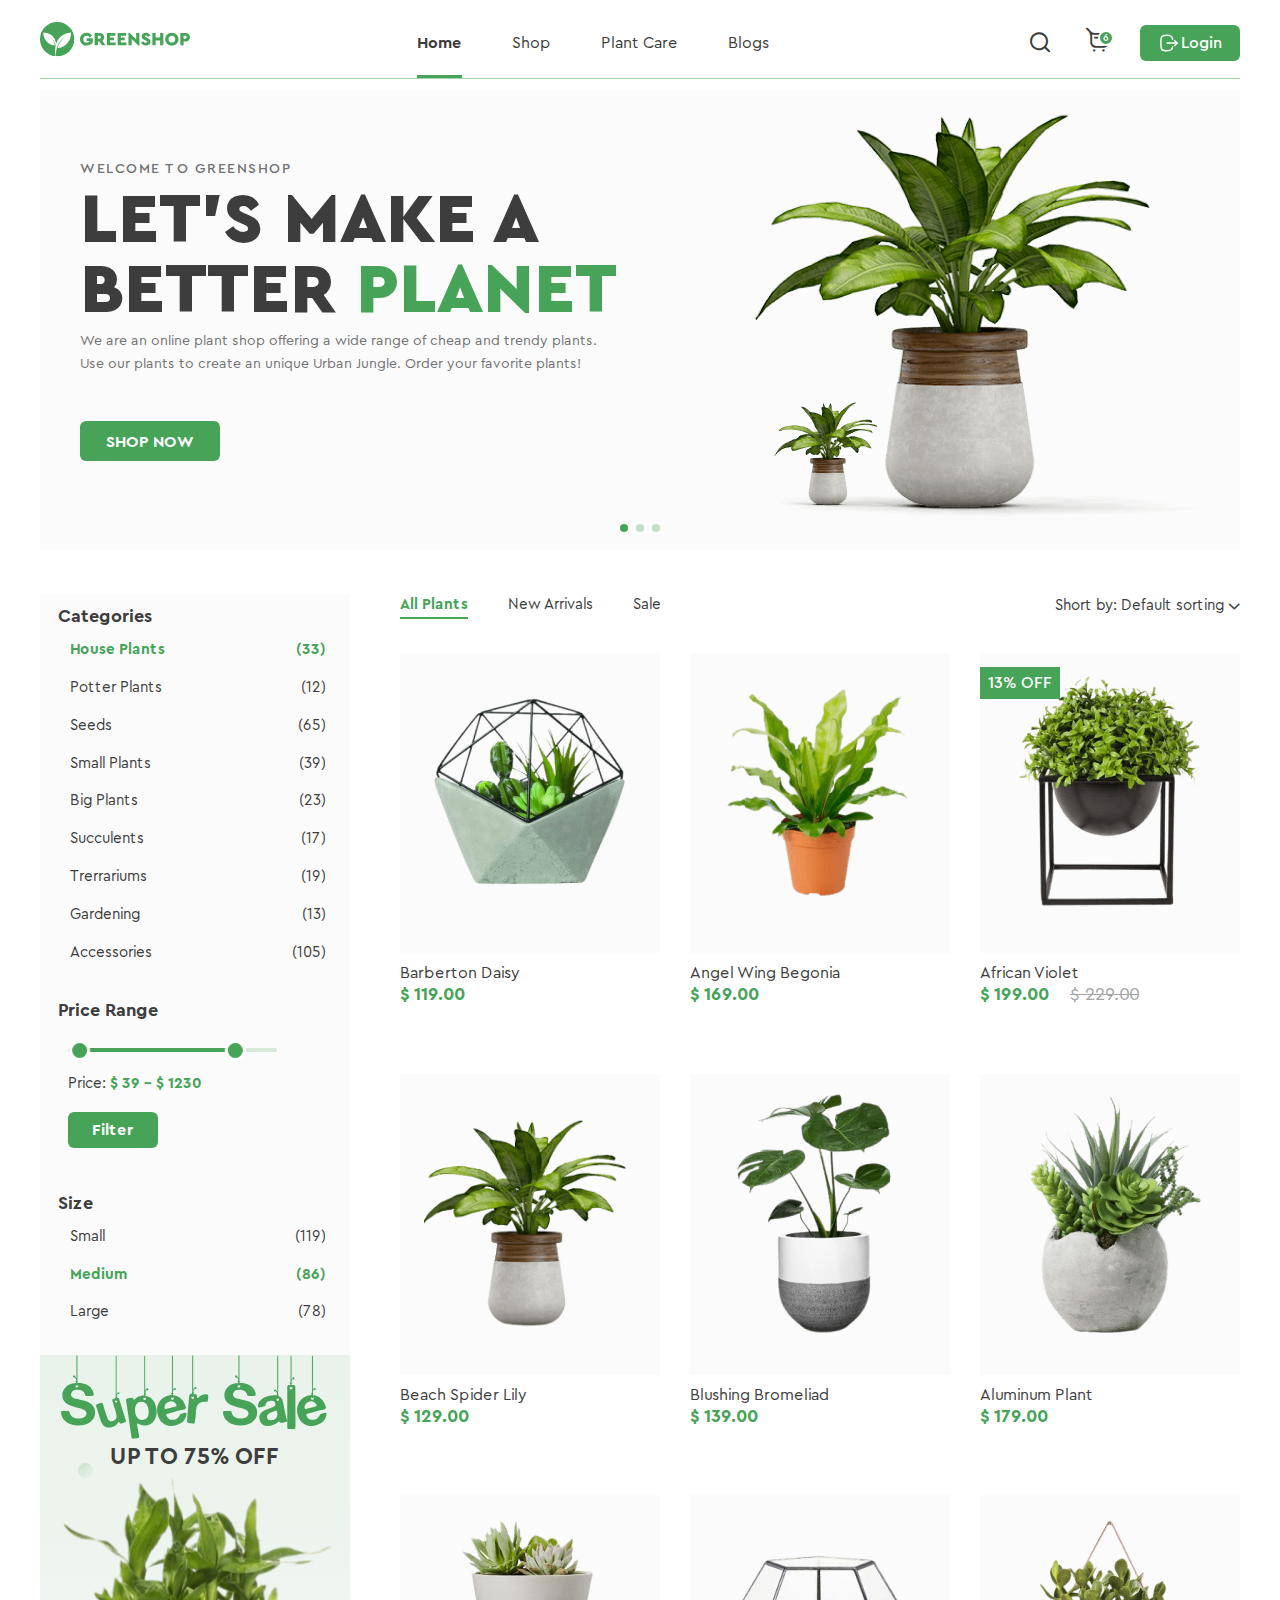
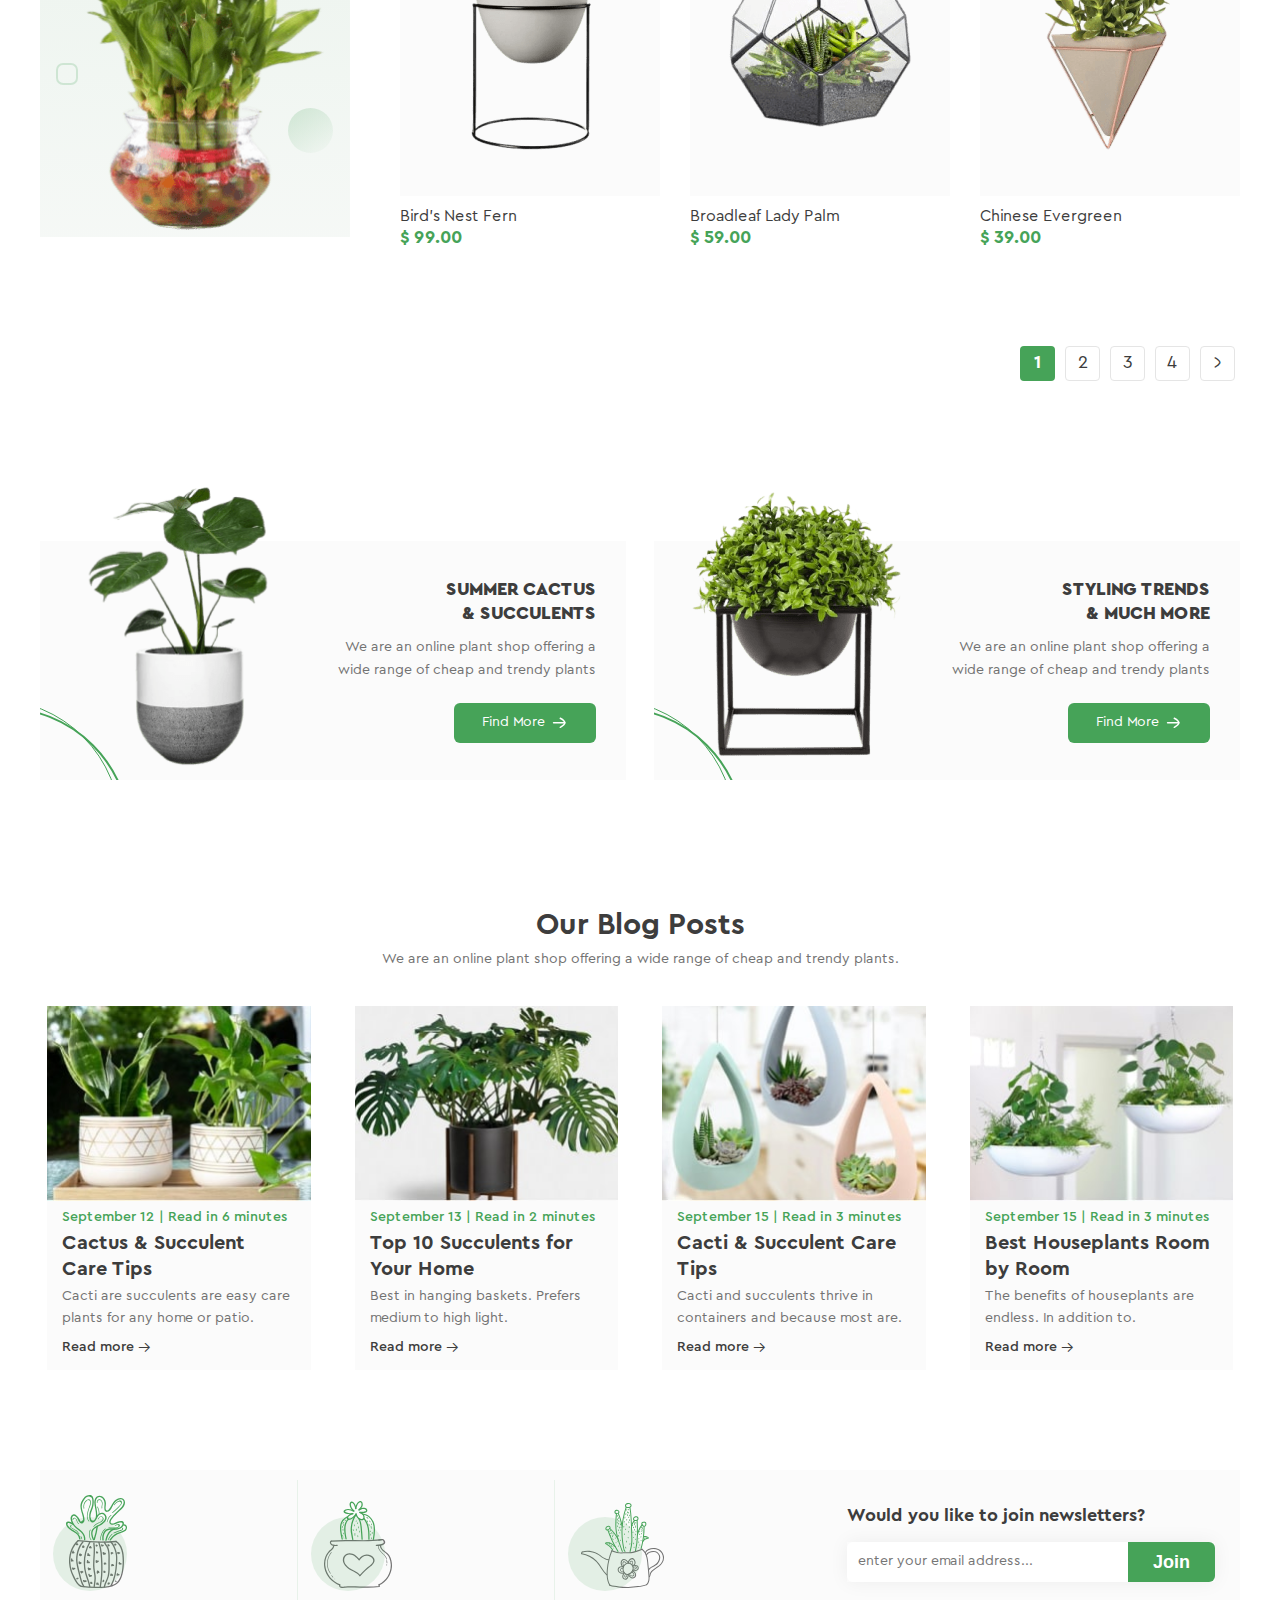
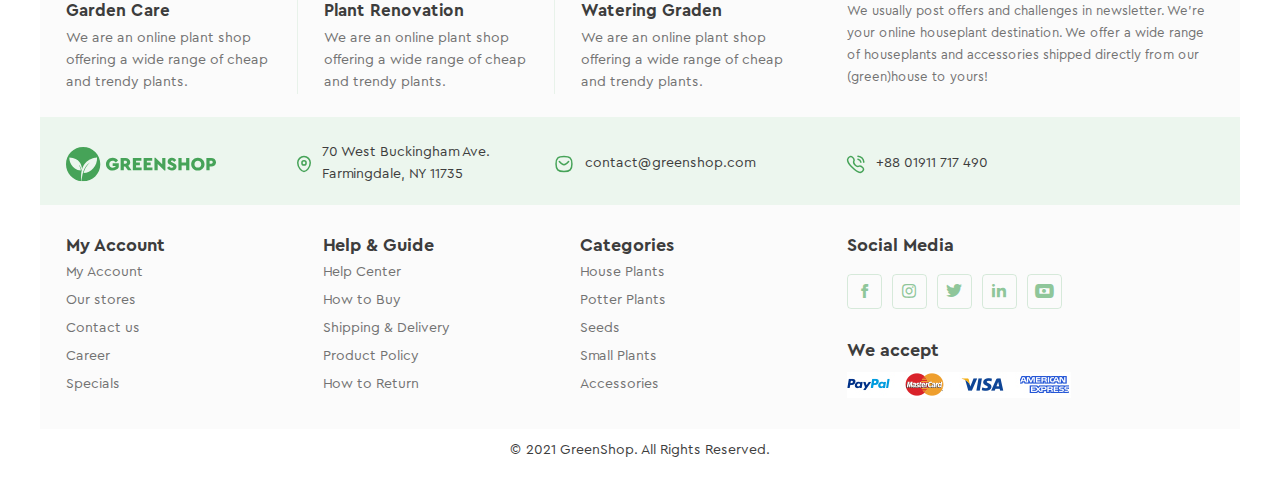
<file: Greenshop/index.html>
<!DOCTYPE html>
<html lang="en">

<head>
	<meta charset="UTF-8">
	<meta name="viewport" content="width=device-width, initial-scale=1">
	<link rel="stylesheet" href="css/reset.css">
	<link rel="stylesheet" href="css/nouislider.min.css">
	<link rel="stylesheet" href="css/icons.css">
	<link rel="stylesheet" href="css/main.css">
	<title>Greenshop</title>
</head>

<body>
	<header class="header">
		<div class="container">
			<div class="flex-wrap header-wrap">
				<a href="#" class="header__logo">
					<img src="img/logo.svg" alt="Logo" class="logo-img">
				</a>
				<div class="overlay"></div>
				<nav class="header__nav">
					<a href="#" class="header__logo-nav">
						<img src="img/logo.svg" alt="Logo" class="logo-img">
					</a>
					<ul class="header__list">
						<li class="header__item">
							<a href="#" class="header__link header__link-active">
								Home
							</a>
						</li>
						<li class="header__item">
							<a href="shop/index.html" class="header__link">
								Shop
							</a>
						</li>
						<li class="header__item">
							<a href="plant care/index.html" class="header__link">
								Plant Care
							</a>
						</li>
						<li class="header__item">
							<a href="blogs/index.html" class="header__link">
								Blogs
							</a>
						</li>
					</ul>
					<form action="#" id="header-search-burger" class="adminpanel__search-burger" method="GET">
						<input type="text" name="finde" id="adminpanel__input-burger" placeholder="Find your plants"
							class="adminpanel__input-burger">
						<button class="adminpanel__button-burger icon-search" type="button" form="header-search-burger">
						</button>
					</form>
				</nav>
				<div class="adminpanel">
					<form action="#" id="header-search" class="adminpanel__search" method="GET">
						<input type="text" name="finde" id="adminpanel-input" placeholder="Find your plants"
							class="adminpanel__search-input">
						<button class="adminpanel__button icon-search" type="button" form="header-search">
						</button>
					</form>

					<div class="adminpanel__basket">
						<a href="#" class="basket-link icon-badge-bascet">
						</a>
						<div class="number-orders">6</div>
					</div>
					<a href="#" class="login-button button">
						<span>Login</span>
					</a>
				</div>
				<div class="burger">
					<span></span>
				</div>
			</div>
		</div>
	</header>
	<section class="slider">
		<div class="container">
			<div class="slider__top js-slider__top">
				<div class="slider__item">
					<div class="flex-wrap  slider__wrap">
						<div class="slider__content">
							<p class="slider__velcome">
								Welcome to GreenShop
							</p>
							<h1 class="slider__title">
								Let’s Make a Better <span class="color-word">Planet</span>
							</h1>
							<p class="slider__text">
								We are an online plant shop offering a wide range of cheap and trendy plants. Use our plants to
								create an unique Urban Jungle. Order your favorite plants!
							</p>
							<a href="#" class="slider__button button">
								Shop now
							</a>
						</div>
						<div class="slider__foto">
							<img src="img/sliderimg1.png" alt="" class="slider__big-img">
						</div>
					</div>
				</div>
				<div class="slider__item">
					<div class="flex-wrap  slider__wrap">
						<div class="slider__content">
							<p class="slider__velcome">
								Welcome to GreenShop
							</p>
							<h1 class="slider__title">
								Let’s Make a Better <span class="color-word">Planet</span>
							</h1>
							<p class="slider__text">
								We are an online plant shop offering a wide range of cheap and trendy plants. Use our plants to
								create an unique Urban Jungle. Order your favorite plants!
							</p>
							<a href="#" class="slider__button button">
								Shop now
							</a>
						</div>
						<div class="slider__foto">
							<img src="img/sliderimg1.png" alt="" class="slider__big-img">
						</div>
					</div>
				</div>
				<div class="slider__item">
					<div class="flex-wrap  slider__wrap">
						<div class="slider__content">
							<p class="slider__velcome">
								Welcome to GreenShop
							</p>
							<h1 class="slider__title">
								Let’s Make a Better <span class="color-word">Planet</span>
							</h1>
							<p class="slider__text">
								We are an online plant shop offering a wide range of cheap and trendy plants. Use our plants to
								create an unique Urban Jungle. Order your favorite plants!
							</p>
							<a href="#" class="slider__button button">
								Shop now
							</a>
						</div>
						<div class="slider__foto">
							<img src="img/sliderimg1.png" alt="" class="slider__big-img">
						</div>
					</div>
				</div>
			</div>
		</div>
	</section>
	<section class="main">
		<div class="container">
			<div class="main__wrap">
				<div class="sidebar-overlay"></div>
				<div class="sidebar__wrap">
					<div class="main__sidebar-wrap">
						<div class="main__sidebar">
							<div class="conditions">
								<h4 class="conditions__title">
									Categories
								</h4>
								<div class="conditions__list">
									<div class="conditions__item">
										<a href="#" class="conditions__link link-active dark-text-style flex-wrap">
											<span class="conditions__value">
												House Plants
											</span>
											<span class="conditions__number-wrap">
												(<span class="conditions__number">33</span>)
											</span>
										</a>
									</div>
									<div class="conditions__item">
										<a href="#" class="conditions__link dark-text-style flex-wrap">
											<span class="conditions__value">
												Potter Plants
											</span>
											<span class="conditions__number-wrap">
												(<span class="conditions__number">12</span>)
											</span>
										</a>
									</div>
									<div class="conditions__item">
										<a href="#" class="conditions__link dark-text-style flex-wrap">
											<span class="conditions__value">
												Seeds
											</span>
											<span class="conditions__number-wrap">
												(<span class="conditions__number">65</span>)
											</span>
										</a>
									</div>
									<div class="conditions__item">
										<a href="#" class="conditions__link dark-text-style flex-wrap">
											<span class="conditions__value">
												Small Plants
											</span>
											<span class="conditions__number-wrap">
												(<span class="conditions__number">39</span>)
											</span>
										</a>
									</div>
									<div class="conditions__item">
										<a href="#" class="conditions__link dark-text-style flex-wrap">
											<span class="conditions__value">
												Big Plants
											</span>
											<span class="conditions__number-wrap">
												(<span class="conditions__number">23</span>)
											</span>
										</a>
									</div>
									<div class="conditions__item">
										<a href="#" class="conditions__link dark-text-style flex-wrap">
											<span class="conditions__value">
												Succulents
											</span>
											<span class="conditions__number-wrap">
												(<span class="conditions__number">17</span>)
											</span>
										</a>
									</div>
									<div class="conditions__item">
										<a href="#" class="conditions__link dark-text-style flex-wrap">
											<span class="conditions__value">
												Trerrariums
											</span>
											<span class="conditions__number-wrap">
												(<span class="conditions__number">19</span>)
											</span>
										</a>
									</div>
									<div class="conditions__item">
										<a href="#" class="conditions__link dark-text-style flex-wrap">
											<span class="conditions__value">
												Gardening
											</span>
											<span class="conditions__number-wrap">
												(<span class="conditions__number">13</span>)
											</span>
										</a>
									</div>
									<div class="conditions__item">
										<a href="#" class="conditions__link dark-text-style flex-wrap">
											<span class="conditions__value">
												Accessories
											</span>
											<span class="conditions__number-wrap">
												(<span class="conditions__number">105</span>)
											</span>
										</a>
									</div>
								</div>
							</div>
							<div class="price-range">
								<h4 class="conditions__title">
									Price Range
								</h4>
								<form class="price-range__form" name="priceRange" method="get">
									<div class="price-range__main" id="priceRange">
									</div>
									<span class="price-range__text dark-text-style">Price:</span>
									<label class="price-range__label">
										<span class="price-range__currency">$</span>
										<span class="price-range__item" id="priceRangeItem0"></span>
										<span>-</span>
										<span class="price-range__currency">$</span>
										<span class="price-range__item" id="priceRangeItem1"><span>
									</label>
									<button class="price-range__button button" name="priceRangeButton">Filter</button>
								</form>
							</div>
							<div class="conditions conditions-position">
								<h4 class="conditions__title">
									Size
								</h4>
								<div class="conditions__list">
									<div class="conditions__item">
										<a href="#" class="conditions__link dark-text-style flex-wrap">
											<span class="conditions__value">
												Small
											</span>
											<span class="conditions__number-wrap">
												(<span class="conditions__number">119</span>)
											</span>
										</a>
									</div>
									<div class="conditions__item">
										<a href="#" class="conditions__link link-active dark-text-style flex-wrap">
											<span class="conditions__value">
												Medium
											</span>
											<span class="conditions__number-wrap">
												(<span class="conditions__number">86</span>)
											</span>
										</a>
									</div>
									<div class="conditions__item">
										<a href="#" class="conditions__link dark-text-style flex-wrap">
											<span class="conditions__value">
												Large
											</span>
											<span class="conditions__number-wrap">
												(<span class="conditions__number">78</span>)
											</span>
										</a>
									</div>
								</div>
							</div>
						</div>
						<div class="baner">
							<p class="baner__super-sale">
								Super Sale
							</p>
							<p class="baner__text">
								UP TO 75% OFF
							</p>
							<div class="baner__flower">
								<img src="img/banerimg.png" alt="Flowe" class="flower__img">
							</div>
							<span class="baner__circle baner__item1"></span>
							<span class="baner__circle baner__item2"></span>
							<span class="baner__circle baner__item3"></span>
						</div>
					</div>
					<div class="sidebar__wrap-close">
					</div>
				</div>
				<div class="main__page">
					<div class="navs-wrap flex-wrap">
						<nav class="all-plants">
							<ul class="all-plants__list">
								<li class="all-plants__item">
									<a href="#" class="all-plants__link link-active dark-text-style">All Plants</a>
								</li>
								<li class="all-plants__item">
									<a href="#" class="all-plants__link dark-text-style">New Arrivals</a>
								</li>
								<li class="all-plants__item">
									<a href="#" class="all-plants__link dark-text-style">Sale</a>
								</li>
							</ul>
						</nav>
						<nav class="main__sorting">
							<button class="filters-sidebar button">
								Filters
							</button>
							<div class="main__sorting-wrap">
								<span class="main__sorting-text dark-text-style">
									Short by:
								</span>
								<div class="main__sorting-item">
									<span class="main-sorting__link dark-text-style">Default sorting
										<a class="arrow-sorting icon-arrowSorting"></a>
										<ul class="sorting__list">
											<li class="sorting__item">
												<a href="#" class="sorting__link dark-text-style">Popular</a>
											</li>
											<li class="sorting__item">
												<a href="#" class="sorting__link dark-text-style">Cheap</a>
											</li>
											<li class="sorting__item">
												<a href="#" class="sorting__link dark-text-style">Expensive</a>
											</li>
										</ul>
								</div>
							</div>
						</nav>
					</div>
					<div class="main__cards-row">
						<div class="card-wrapper">
							<div class="card">
								<div class="card__foto-wrap">
									<a href="#" class="card__foto" target="_blank">
										<img src="img/b1img1.png" alt="flower" class="card__img">
									</a>
									<div class="card__badge-wrap">
										<div class="card__badge">
											<a href="#" class="card__badge__link icon-basket" target="_blank">
											</a>
											<a href="#" class="card__badge__link icon-heart" target="_blank">
											</a>
											<a href="#" class="card__badge__link icon-search" target="_blank">
											</a>
										</div>
									</div>
								</div>
								<p class="card__flower-name">
									Barberton Daisy
								</p>
								<p class="card__flower-price">
									&#36 <span class="actual-price">119.00</span>
									<del class="old-price-style">
										<span class="old-price"></span>
									</del>
								</p>
							</div>
						</div>
						<div class="card-wrapper">
							<div class="card">
								<div class="card__foto-wrap">
									<a href="#" class="card__foto" target="_blank">
										<img src="img/b1img2.png" alt="flower" class="card__img">
									</a>
									<div class="card__badge-wrap">
										<div class="card__badge">
											<a href="#" class="card__badge__link icon-basket" target="_blank">
											</a>
											<a href="#" class="card__badge__link icon-heart" target="_blank">
											</a>
											<a href="#" class="card__badge__link icon-search" target="_blank">
											</a>
										</div>
									</div>
								</div>
								<p class="card__flower-name">
									Angel Wing Begonia
								</p>
								<p class="card__flower-price">
									&#36 <span class="actual-price">169.00</span>
									<del class="old-price-style">
										<span class="old-price"></span>
									</del>
								</p>
							</div>
						</div>
						<div class="card-wrapper">
							<div class="card card-sale">
								<div class="card__foto-wrap">
									<a href="#" class="card__foto" target="_blank">
										<img src="img/b1img3.png" alt="flower" class="card__img">
									</a>
									<div class="card__badge-wrap">
										<div class="card__badge">
											<a href="#" class="card__badge__link icon-basket" target="_blank">
											</a>
											<a href="#" class="card__badge__link icon-heart" target="_blank">
											</a>
											<a href="#" class="card__badge__link icon-search" target="_blank">
											</a>
										</div>
									</div>
								</div>
								<p class="card__flower-name">
									African Violet
								</p>
								<p class="card__flower-price">
									&#36 <span class="actual-price">199.00</span>
									<del class="old-price-style">
										&#36&nbsp;<span class="old-price">229.00</span>
									</del>
								</p>
							</div>
						</div>
						<div class="card-wrapper">
							<div class="card">
								<div class="card__foto-wrap">
									<a href="#" class="card__foto" target="_blank">
										<img src="img/b1img4.png" alt="flower" class="card__img">
									</a>
									<div class="card__badge-wrap">
										<div class="card__badge">
											<a href="#" class="card__badge__link icon-basket" target="_blank">
											</a>
											<a href="#" class="card__badge__link icon-heart" target="_blank">
											</a>
											<a href="#" class="card__badge__link icon-search" target="_blank">
											</a>
										</div>
									</div>
								</div>
								<p class="card__flower-name">
									Beach Spider Lily
								</p>
								<p class="card__flower-price">
									&#36 <span class="actual-price">129.00</span>
									<del class="old-price-style">
										<span class="old-price"></span>
									</del>
								</p>
							</div>
						</div>
						<div class="card-wrapper">
							<div class="card">
								<div class="card__foto-wrap">
									<a href="#" class="card__foto" target="_blank">
										<img src="img/b1img5.png" alt="flower" class="card__img">
									</a>
									<div class="card__badge-wrap">
										<div class="card__badge">
											<a href="#" class="card__badge__link icon-basket" target="_blank">
											</a>
											<a href="#" class="card__badge__link icon-heart" target="_blank">
											</a>
											<a href="#" class="card__badge__link icon-search" target="_blank">
											</a>
										</div>
									</div>
								</div>
								<p class="card__flower-name">
									Blushing Bromeliad
								</p>
								<p class="card__flower-price">
									&#36 <span class="actual-price">139.00</span>
									<del class="old-price-style">
										<span class="old-price"></span>
									</del>
								</p>
							</div>
						</div>
						<div class="card-wrapper">
							<div class="card">
								<div class="card__foto-wrap">
									<a href="#" class="card__foto" target="_blank">
										<img src="img/b1img6.png" alt="flower" class="card__img">
									</a>
									<div class="card__badge-wrap">
										<div class="card__badge">
											<a href="#" class="card__badge__link icon-basket" target="_blank">
											</a>
											<a href="#" class="card__badge__link icon-heart" target="_blank">
											</a>
											<a href="#" class="card__badge__link icon-search" target="_blank">
											</a>
										</div>
									</div>
								</div>
								<p class="card__flower-name">
									Aluminum Plant
								</p>
								<p class="card__flower-price">
									&#36 <span class="actual-price">179.00</span>
									<del class="old-price-style">
										<span class="old-price"></span>
									</del>
								</p>
							</div>
						</div>
						<div class="card-wrapper">
							<div class="card">
								<div class="card__foto-wrap">
									<a href="#" class="card__foto" target="_blank">
										<img src="img/b1img7.png" alt="flower" class="card__img">
									</a>
									<div class="card__badge-wrap">
										<div class="card__badge">
											<a href="#" class="card__badge__link icon-basket" target="_blank">
											</a>
											<a href="#" class="card__badge__link icon-heart" target="_blank">
											</a>
											<a href="#" class="card__badge__link icon-search" target="_blank">
											</a>
										</div>
									</div>
								</div>
								<p class="card__flower-name">
									Bird's Nest Fern
								</p>
								<p class="card__flower-price">
									&#36 <span class="actual-price">99.00</span>
									<del class="old-price-style">
										<span class="old-price"></span>
									</del>
								</p>
							</div>
						</div>
						<div class="card-wrapper">
							<div class="card">
								<div class="card__foto-wrap">
									<a href="#" class="card__foto" target="_blank">
										<img src="img/b1img8.png" alt="flower" class="card__img">
									</a>
									<div class="card__badge-wrap">
										<div class="card__badge">
											<a href="#" class="card__badge__link icon-basket" target="_blank">
											</a>
											<a href="#" class="card__badge__link icon-heart" target="_blank">
											</a>
											<a href="#" class="card__badge__link icon-search" target="_blank">
											</a>
										</div>
									</div>
								</div>
								<p class="card__flower-name">
									Broadleaf Lady Palm
								</p>
								<p class="card__flower-price">
									&#36 <span class="actual-price">59.00</span>
									<del class="old-price-style">
										<span class="old-price"></span>
									</del>
								</p>
							</div>
						</div>
						<div class="card-wrapper">
							<div class="card">
								<div class="card__foto-wrap">
									<a href="#" class="card__foto" target="_blank">
										<img src="img/b1img9.png" alt="flower" class="card__img">
									</a>
									<div class="card__badge-wrap">
										<div class="card__badge">
											<a href="#" class="card__badge__link icon-basket" target="_blank">
											</a>
											<a href="#" class="card__badge__link icon-heart" target="_blank">
											</a>
											<a href="#" class="card__badge__link icon-search" target="_blank">
											</a>
										</div>
									</div>
								</div>
								<p class="card__flower-name">
									Chinese Evergreen
								</p>
								<p class="card__flower-price">
									&#36 <span class="actual-price">39.00</span>
									<del class="old-price-style">
										<span class="old-price"></span>
									</del>
								</p>
							</div>
						</div>
					</div>
				</div>
			</div>
			<nav class="main__next-page">
				<ul class="next-page__list">
					<li class="next-page__item">
						<a href="#" class="next-page__link next-page__link-active">1</a>
					</li>
					<li class="next-page__item">
						<a href="#" class="next-page__link">2</a>
					</li>
					<li class="next-page__item">
						<a href="#" class="next-page__link">3</a>
					</li>
					<li class="next-page__item">
						<a href="#" class="next-page__link">4</a>
					</li>
					<li class="next-page__item">
						<a href="#" class="next-page__link icon-nextPage">
						</a>
					</li>
				</ul>
			</nav>
			<div class="more__cards flex-wrap">
				<div class="more__circle-wrap">
					<div class="more__item flex-wrap">
						<div class="more__flower">
							<img src="img/b2img1.png" alt="" class="more__img">
						</div>
						<div class="more__content">
							<h4 class="more__title"> Summer cactus <br>& succulents
							</h4>
							<div class="more__text">
								We are an online plant shop offering a wide range of cheap and trendy plants
							</div>
							<a href="#" class="more__button button">
								Find More
								<img src="img/arrowRight.svg" alt="" class="more__arrow-right">
							</a>
						</div>
					</div>
				</div>
				<div class="more__circle-wrap">
					<div class="more__item flex-wrap">
						<div class="more__flower">
							<img src="img/b2img2.png" alt="" class="more__img">
						</div>
						<div class="more__content">
							<h4 class="more__title"> Styling Trends <br>& much more
							</h4>
							<div class="more__text">
								We are an online plant shop offering a wide range of cheap and trendy plants
							</div>
							<a href="#" class="more__button button">
								Find More
								<img src="img/arrowRight.svg" alt="" class="more__arrow-right">
							</a>
						</div>
					</div>
				</div>
			</div>
	</section>
	<section class="our-blog">
		<div class="container">
			<h2 class="our-blog__title">
				Our Blog Posts
			</h2>
			<p class="our-blog__title-descr">
				We are an online plant shop offering a wide range of cheap and trendy plants.
			</p>
			<div class="our-blog__posts">
				<div class="blog-post">
					<a href="#" class="blog-post__img-wrap">
						<img src="img/b3img1.jpg" alt="foto post 1" class="blog-post__img">
					</a>
					<div class="blog-post__content-wrap">
						<div class="blog-post__date-wrap">
							<span class="blog-post__date">
								September 12
							</span>
							<span class="blog-post__readin">
								Read in 6 minutes
							</span>
						</div>
						<h3 class="blog-post__title">
							Cactus & Succulent Care Tips
						</h3>
						<p class="blog-post__content">
							Cacti are succulents are easy care plants for any home or patio.
						</p>
						<a href="#" class="blog-post__link">
							Read more
							<span class="blog-post__right-arrow icon-arrowRightBL"></span>
						</a>
					</div>
				</div>
				<div class="blog-post">
					<a href="#" class="blog-post__img-wrap">
						<img src="img/b3img2.jpg" alt="foto post 1" class="blog-post__img">
					</a>
					<div class="blog-post__content-wrap">
						<div class="blog-post__date-wrap">
							<span class="blog-post__date">
								September 13
							</span>
							<span class="blog-post__readin">
								Read in 2 minutes
							</span>
						</div>
						<h3 class="blog-post__title">
							Top 10 Succulents for Your Home
						</h3>
						<p class="blog-post__content">
							Best in hanging baskets. Prefers medium to high light.
						</p>
						<a href="#" class="blog-post__link">
							Read more
							<span class="blog-post__right-arrow icon-arrowRightBL"></span>
						</a>
					</div>
				</div>
				<div class="blog-post">
					<a href="#" class="blog-post__img-wrap">
						<img src="img/b3img3.jpg" alt="foto post 1" class="blog-post__img">
					</a>
					<div class="blog-post__content-wrap">
						<div class="blog-post__date-wrap">
							<span class="blog-post__date">
								September 15
							</span>
							<span class="blog-post__readin">
								Read in 3 minutes
							</span>
						</div>
						<h3 class="blog-post__title">
							Cacti & Succulent Care Tips
						</h3>
						<p class="blog-post__content">
							Cacti and succulents thrive in containers and because most are.
						</p>
						<a href="#" class="blog-post__link">
							Read more
							<span class="blog-post__right-arrow icon-arrowRightBL"></span>
						</a>
					</div>
				</div>
				<div class="blog-post">
					<a href="#" class="blog-post__img-wrap">
						<img src="img/b3img4.jpg" alt="foto post 1" class="blog-post__img">
					</a>
					<div class="blog-post__content-wrap">
						<div class="blog-post__date-wrap">
							<span class="blog-post__date">
								September 15
							</span>
							<span class="blog-post__readin">
								Read in 3 minutes
							</span>
						</div>
						<h3 class="blog-post__title">
							Best Houseplants Room by Room
						</h3>
						<p class="blog-post__content">
							The benefits of houseplants are endless. In addition to.
						</p>
						<a href="#" class="blog-post__link">
							Read more
							<span class="blog-post__right-arrow icon-arrowRightBL"></span>
						</a>
					</div>
				</div>
			</div>
		</div>
	</section>
	<footer class="footer">
		<div class="container">
			<div class="footer__care">
				<div class="care__item">
					<div class="care__img-wrap">
						<img src="img/b4badge1.svg" alt="Garden Care" class="care__img">
					</div>
					<h5 class="footer__title care__title">
						Garden Care
					</h5>
					<p class="care__content">
						We are an online plant shop offering a wide range of cheap and trendy plants.
					</p>
				</div>
				<div class="care__item">
					<div class="care__img-wrap">
						<img src="img/b4badge2.svg" alt="Plant Renovation" class="care__img">
					</div>
					<h5 class="footer__title care__title">
						Plant Renovation
					</h5>
					<p class="care__content">
						We are an online plant shop offering a wide range of cheap and trendy plants.
					</p>
				</div>
				<div class="care__item">
					<div class="care__img-wrap">
						<img src="img/b4badge3.svg" alt="Watering Craden" class="care__img">
					</div>
					<h5 class="footer__title care__title">
						Watering Graden
					</h5>
					<p class="care__content">
						We are an online plant shop offering a wide range of cheap and trendy plants.
					</p>
				</div>
				<div class="newsletters">
					<h4 class="footer__title">
						Would you like to join newsletters?
					</h4>
					<form class="newsletters__form" action="#">
						<input type="email" name="email" class="newsletters__input" placeholder="enter your email address..."
							required>
						<button class="newsletters__button button">
							Join
						</button>
					</form>
					<p class="newsletters__content">
						We usually post offers and challenges in newsletter. We’re your online houseplant destination. We
						offer a wide range of houseplants and accessories shipped directly from our (green)house to yours!
					</p>
				</div>
			</div>
			<div class="footer__contacts">
				<a href="#" class="footer__logo contacts">
					<img src="img/logo.svg" alt="logo" class="logo-img">
				</a>
				<div class="contacts__adress contacts">
					<img src="img/location.svg" alt="location" class="adress__item">
					<span class="contacts__text">
						70 West Buckingham Ave. Farmingdale, NY 11735
					</span>
				</div>
				<div class="contacts__email contacts">
					<img src="img/message.svg" alt="message" class="adress__item">
					<a href="mailto:contact@greenshop.com" class="contacts__text">
						contact@greenshop.com
					</a>
				</div>
				<div class="contacts__phone contacts">
					<img src="img/сalling.svg" alt="message" class="adress__item">
					<a href="tel:+8801911717490" class="contacts__text">
						+88 01911 717 490
					</a>
				</div>
			</div>
			<div class="footer__categories one">
				<div class="categories">
					<h4 class="footer__title categories__title ">
						My Account
					</h4>
					<ul class="categories__list">
						<li class="categories__item">
							<a href="#" class="categories__link">
								My Account
							</a>
						</li>
						<li class="categories__item">
							<a href="#" class="categories__link">
								Our stores
							</a>
						</li>
						<li class="categories__item">
							<a href="#" class="categories__link">
								Contact us
							</a>
						</li>
						<li class="categories__item">
							<a href="#" class="categories__link">
								Career
							</a>
						</li>
						<li class="categories__item">
							<a href="#" class="categories__link">
								Specials
							</a>
						</li>
					</ul>
				</div>
				<div class="categories">
					<h4 class="footer__title categories__title">
						Help & Guide
						</a>
					</h4>
					<ul class="categories__list">
						<li class="categories__item">
							<a href="#" class="categories__link">
								Help Center
							</a>
						</li>
						<li class="categories__item">
							<a href="#" class="categories__link">
								How to Buy
							</a>
						</li>
						<li class="categories__item">
							<a href="#" class="categories__link">
								Shipping & Delivery
							</a>
						</li>
						<li class="categories__item">
							<a href="#" class="categories__link">
								Product Policy
							</a>
						</li>
						<li class="categories__item">
							<a href="#" class="categories__link">
								How to Return
							</a>
						</li>
					</ul>
				</div>
				<div class="categories">
					<h4 class="footer__title categories__title">
						Categories
					</h4>
					<ul class="categories__list">
						<li class="categories__item">
							<a href="#" class="categories__link">
								House Plants
							</a>
						</li>
						<li class="categories__item">
							<a href="#" class="categories__link">
								Potter Plants
							</a>
						</li>
						<li class="categories__item">
							<a href="#" class="categories__link">
								Seeds
							</a>
						</li>
						<li class="categories__item">
							<a href="#" class="categories__link">
								Small Plants
							</a>
						</li>
						<li class="categories__item">
							<a href="#" class="categories__link">
								Accessories
							</a>
						</li>
					</ul>
				</div>
				<div class="media">
					<div class="media__social">
						<h4 class="footer__title">
							Social Media
						</h4>
						<div class="social__icons">
							<div class="social__item">
								<a href="#" class="social__link icon-facebook">
								</a>
							</div>
							<div class="social__item">
								<a href="#" class="social__link icon-instagram">
								</a>
							</div>
							<div class="social__item">
								<a href="#" class="social__link icon-twitter">
								</a>
							</div>
							<div class="social__item">
								<a href="#" class="social__link icon-linkedin">
								</a>
							</div>
							<div class="social__item">
								<a href="#" class="social__link icon-union">
								</a>
							</div>
						</div>
					</div>
					<div class="media__we-accept">
						<h4 class="footer__title">
							We accept
						</h4>
						<div class="we-accept__credit-cards">
							<a href="#" class="we-accept__link">
								<img src="img/cards.png" alt="Credit cards" class="we-accep__img">
							</a>
						</div>
					</div>
				</div>
			</div>
			<div class="footer__allrights">
				<p class="allrights__content">
					&copy; 2021 GreenShop. All Rights Reserved.
				</p>
			</div>
		</div>
	</footer>
	<script src="https://code.jquery.com/jquery-3.6.0.min.js"></script>
	<script src="js/slick.min.js"></script>
	<script src="js/options.js"></script>
	<script src="js/main.js"></script>
	<script src="js/nouislider.min.js"></script>
	<script src="js/range-slider.js"></script>
	<div class="login-popup__wrap">
		<div class="login-popup">
			<div class="login-popup__main">
				<div class="login-popup__register-login" id="register-login__tab">
					<p class="login-popup__tab active" data-btn="1">Login</p>
					<p class="login-popup__tab" data-btn="2">Register</p>
				</div>
				<div class="login-popup__allcontents" id="register-login__content">
					<div class="login-popup__content active" data-content="1">
						<p class="login-content__text">
							Enter your username and password to login.
						</p>
						<form action="#" class="login-content__form">
							<input type="email" class=" login-register__input login-content__email"
								placeholder="almamun_uxui@outlook.com" required>
							<div class="login-content__pass-wrap">
								<input type="password" class=" login-register__input login-content__pass"
									placeholder="***********" required>
								<img src="img/hide.svg" class="login-content__hide" alt="Eye-hide">
							</div>
							<a href="#" class="forgot-password">
								Forgot Password?
							</a>
							<button type="submit" id="login-content__button" class="login-content__button button">
								Login
							</button>
						</form>
						<p class="login-content__with-wrap">
							<span class="login-content__login-with">Or login with</span>
							<span class="login-content__border"></span>
						</p>
					</div>
					<div class="login-popup__content" data-content="2">
						<p class="login-content__text">
							Enter your email and password to register.
						</p>
						<form action="#" class="register-content__form">
							<input type="text" class=" login-register__input register-content__username" placeholder="Username"
								required>
							<input type="email" class=" login-register__input register-content__email"
								placeholder="Enter your email address" required>
							<div class="register-content__pass-wrap">
								<input type="password" class=" login-register__input register-content__pass"
									placeholder="Password" required>
								<img src="img/hide.svg" class="login-content__hide" alt="Eye-hide">
							</div>
							<div class="register-content__pass-wrap">
								<input type="password" class=" login-register__input register-content__confirm-pass"
									placeholder="Confirm Password" required>
								<img src="img/hide.svg" class="login-content__hide" alt="Eye-hide">
							</div>

							<a href="#" class="forgot-password">
								Forgot Password?
							</a>
							<button type="submit" id="register-content__button" class="login-content__button button">
								Register
							</button>
						</form>
						<p class="login-content__with-wrap">
							<span class="login-content__login-with">Or register with</span>
							<span class="login-content__border"></span>
						</p>
					</div>
				</div>
				<div class="login-popup__socials">
					<a class="login-popup__google">
						<img src="img/google-popup.svg" alt="Google" class="login-popup__google-img">
						<span class="login-popup__google-text">Continue with Google</span>
					</a>
					<a class="login-popup__facebook">
						<img src="img/facebook-popup.svg" alt="Facebook" class="login-popup__facebook-img">
						<span class="login-popup__facebook-text">Continue with Facebook</span>
					</a>
				</div>
				<div class="login-popup__close"></div>
			</div>
		</div>
	</div>
</body>

</html>
</file>
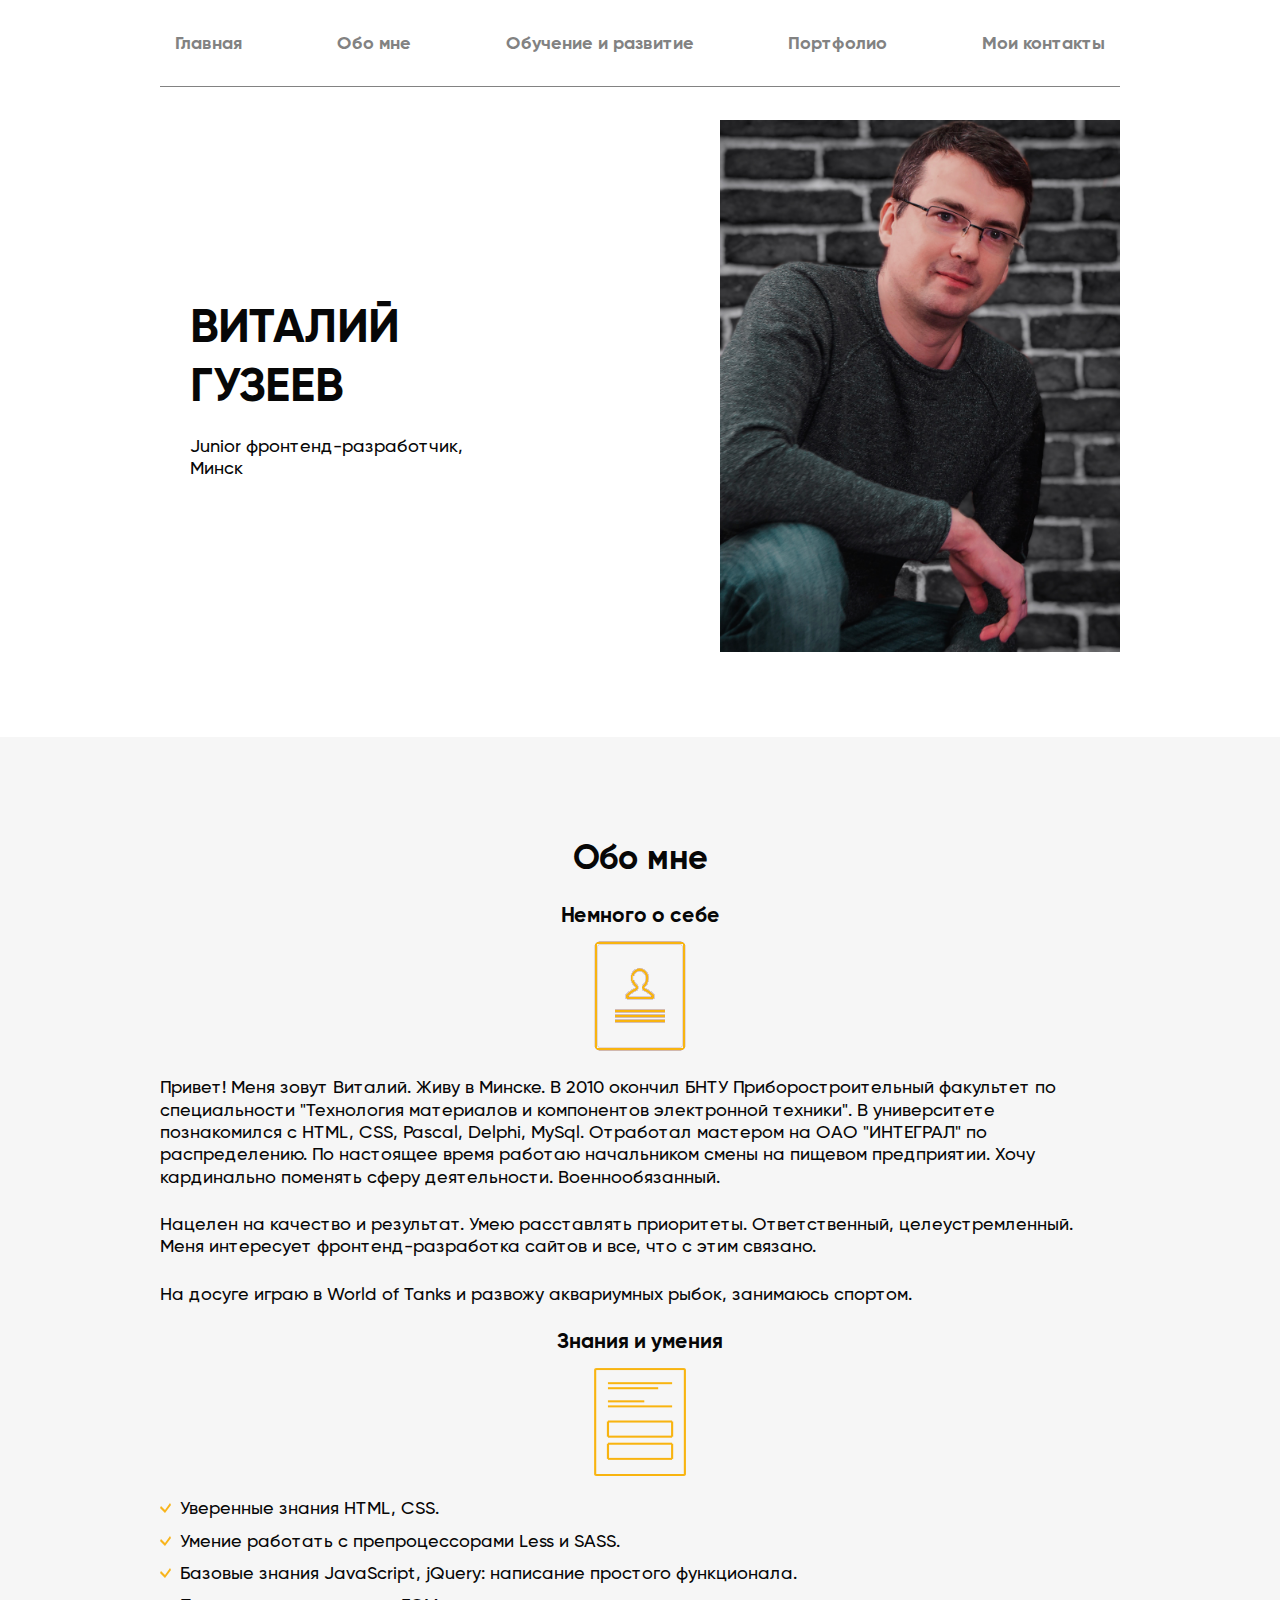
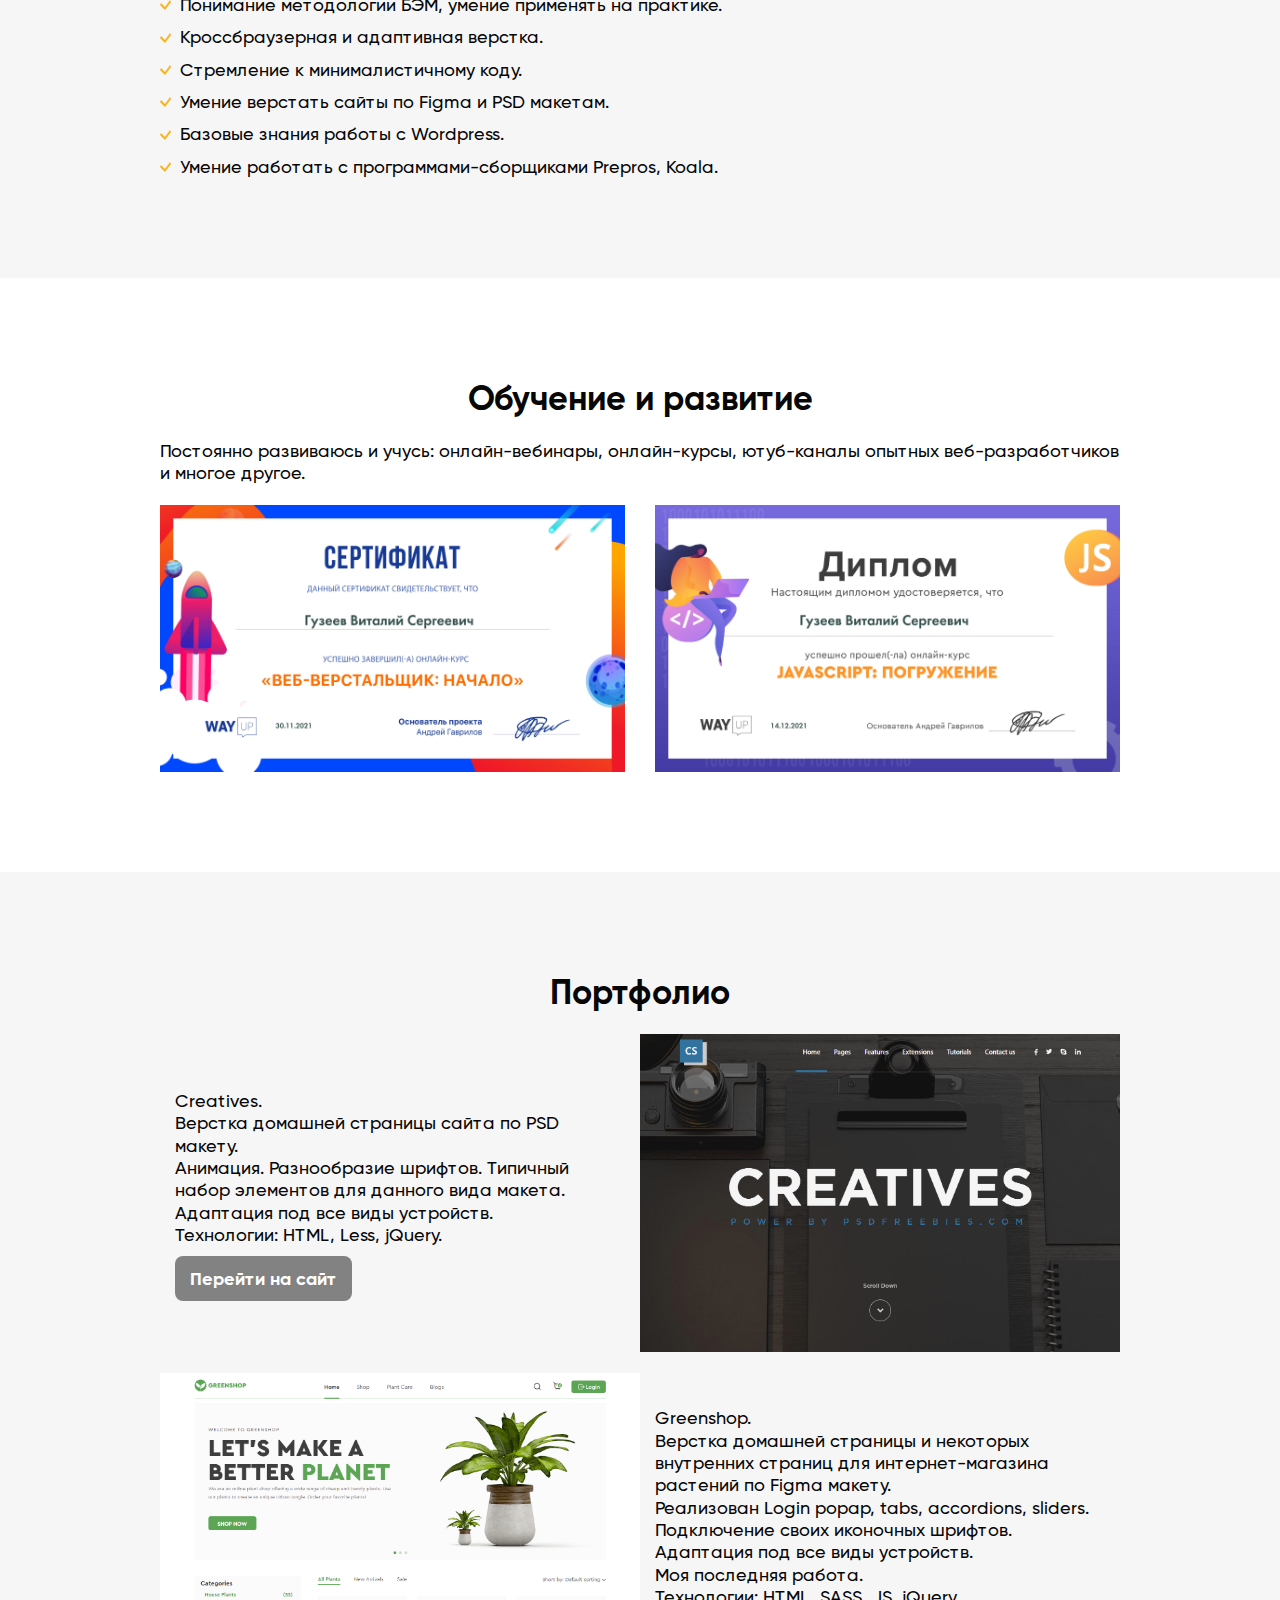
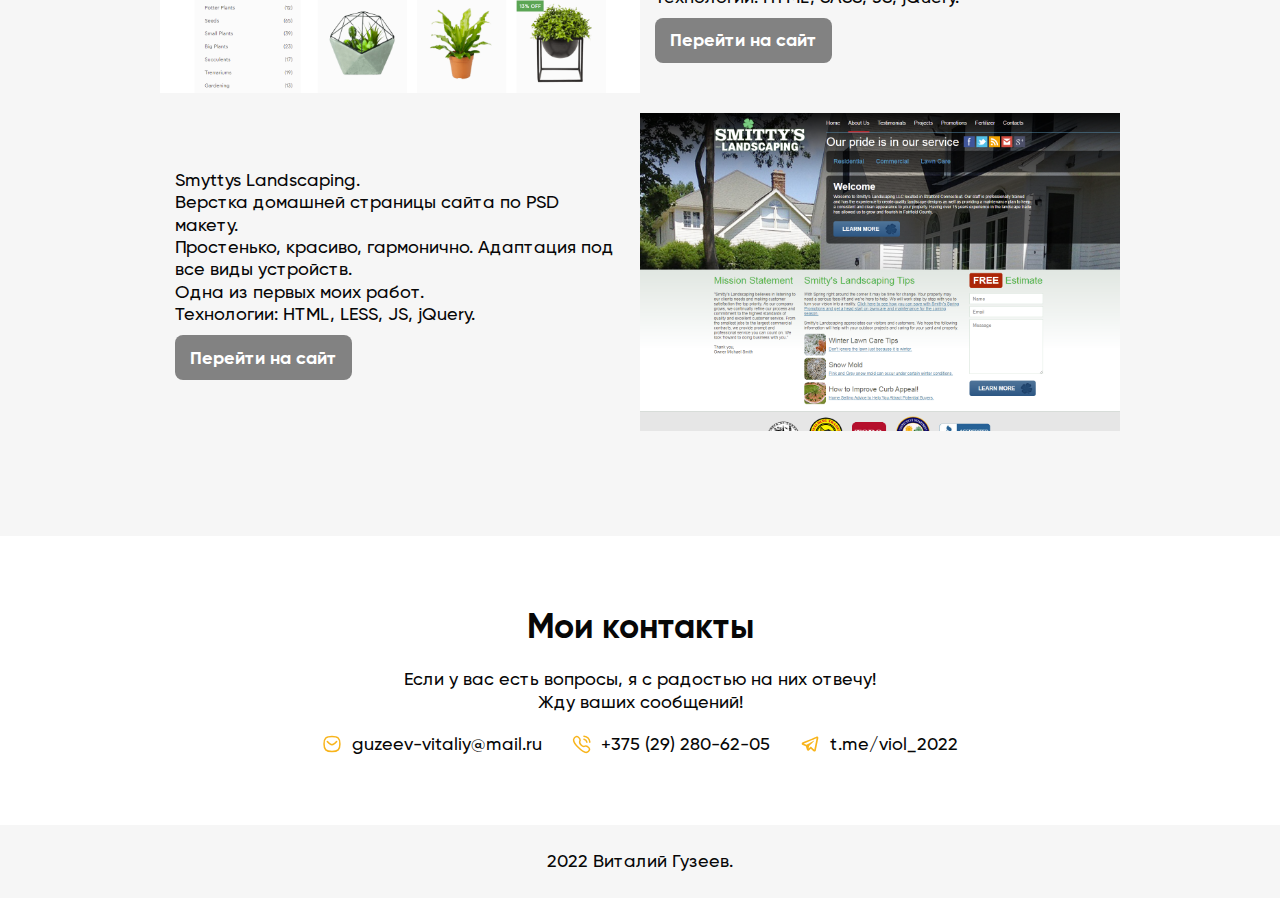
<file: Portfolio/index.html>
<!DOCTYPE html>
<html lang="en">

<head>
   <meta charset="UTF-8">
   <meta http-equiv="X-UA-Compatible" content="IE=edge">
   <meta name="viewport" content="width=device-width, initial-scale=1.0">
   <link rel="stylesheet" href="css/reset.css">
   <link rel="stylesheet" href="css/main.css">
   <title>My Portfolio</title>
</head>

<body>
   <header class="header">
      <div class="container">
         <div class="menu__overlay">
         </div>
         <ul class="header__menu">
            <li class="header__item "><a href="#im" class="header__link">Главная</a></li>
            <li class="header__item "><a href="#about" class="header__link">Обо мне</a></li>
            <li class="header__item "><a href="#education" class="header__link">Обучение и развитие</a></li>
            <li class="header__item "><a href="#portfolio" class="header__link ">Портфолио</a></li>
            <li class="header__item "><a href="#contacts" class="header__link">Мои контакты</a></li>
         </ul>
         <div class="burger">
            <span></span>
         </div>
      </div>
   </header>
   <section class="im" id="im">
      <div class="container">
         <div class="im__content">
            <div class="im__who">
               <h1 class="im__name">
                  Виталий<br>
                  Гузеев
               </h1>
               <p class="im__text">
                  Junior фронтенд-разработчик,<br>
                  Минск
               </p>
            </div>
            <div class="im__foto">
               <img src="img/im.jpg" alt="IM" class="im__img">
            </div>
         </div>
      </div>
   </section>
   <section class="about" id="about">
      <div class="container">
         <h2 class="subtitle">
            Обо мне
         </h2>
         <div class="about__content">
            <h3 class="content__subtitle">
               Немного о себе
            </h3>
            <img src="img/me1.png" alt="badge" class="content__img">
            <div class="content__text">
               <p class="content__elem">Привет! Меня зовут Виталий. Живу в Минске. В 2010 окончил БНТУ
                  Приборостроительный
                  факультет
                  по специальности "Технология материалов и компонентов электронной техники". В университете
                  познакомился с HTML, CSS, Pascal, Delphi, MySql. Отработал мастером на ОАО "ИНТЕГРАЛ" по
                  распределению. По настоящее время работаю начальником смены на пищевом предприятии. Хочу кардинально
                  поменять сферу деятельности. Военнообязанный.
               </p>
               <p class="content__elem">Нацелен на качество и результат. Умею
                  расставлять приоритеты. Ответственный,
                  целеустремленный.
                  Меня интересует фронтенд-разработка сайтов
                  и все, что с этим связано.
               </p>
               <p class="content__elem">На досуге играю в World of Tanks и
                  развожу аквариумных рыбок, занимаюсь спортом.
               </p>
            </div>
         </div>
         <div class="about__content">
            <h3 class="content__subtitle">
               Знания и умения
            </h3>
            <img src="img/me2.png" alt="badge" class="content__img">
            <ul class="content__text">
               <li class="content__text-item">Уверенные знания HTML, CSS.</li>
               <li class="content__text-item">Умение работать с препроцессорами Less и SASS.</li>
               <li class="content__text-item">Базовые знания JavaScript, jQuery: написание простого функционала.
               </li>
               <li class="content__text-item">Понимание методологии БЭМ, умение применять на практике.</li>
               <li class="content__text-item">Кроссбраузерная и адаптивная верстка.</li>
               <li class="content__text-item">Стремление к минималистичному коду.</li>
               <li class="content__text-item">Умение верстать сайты по Figma и PSD макетам.</li>
               <li class="content__text-item">Базовые знания работы с Wordpress.</li>
               <li class="content__text-item">Умение работать с программами-сборщиками Prepros, Koala.</li>
            </ul>
         </div>
      </div>
   </section>
   <section class="education" id="education">
      <div class="container">
         <h2 class="subtitle">Обучение и развитие</h2>
         <p class="education__text">Постоянно развиваюсь и учусь: онлайн-вебинары, онлайн-курсы, ютуб-каналы опытных
            веб-разработчиков и многое другое. </p>
         <div class="education__items">
            <div class="education__item">
               <img src="img/certhtml.jpg" alt="certificates" class="education__img">
               <div class="education__certificate">
                  <a href="https://wayup.in/assets/files/dimplomas/diploma_%D0%93%D1%83%D0%B7%D0%B5%D0%B5%D0%B2%20%D0%92%D0%B8%D1%82%D0%B0%D0%BB%D0%B8%D0%B9%20%D0%A1%D0%B5%D1%80%D0%B3%D0%B5%D0%B5%D0%B2%D0%B8%D1%87_30-11-2021.pdf"
                     class="certificate-link" target="_blank">Подробнее</a>
               </div>
            </div>
            <div class="education__item">
               <img src="img/certjs.jpg" alt="certificates" class="education__img">
               <div class="education__certificate">
                  <a href="https://wayup.in/assets/files/dimplomas/diploma_%D0%93%D1%83%D0%B7%D0%B5%D0%B5%D0%B2%20%D0%92%D0%B8%D1%82%D0%B0%D0%BB%D0%B8%D0%B9%20%D0%A1%D0%B5%D1%80%D0%B3%D0%B5%D0%B5%D0%B2%D0%B8%D1%87_14-12-2021.pdf"
                     class="certificate-link" target="_blank">Подробнее</a>
               </div>
            </div>
         </div>
   </section>
   <section class="portfolio" id="portfolio">
      <div class="container">
         <h2 class="subtitle">
            Портфолио
         </h2>
         <div class="portfolio__items">
            <div class="portfolio__work">
               <a href="https://guzeevvitaliy.github.io/Creatives/" class="portfolio__screen" target="_blank">
                  <img src="img/creatives.png" alt="creatives" class="portfolio__img">
               </a>
               <div class="portfolio__content">
                  <div class="portfolio__description">
                     <p>Creatives.</p>
                     <p>Верстка домашней страницы сайта по PSD макету.</p>
                     <p>Анимация. Разнообразие шрифтов. Типичный набор элементов
                        для данного вида макета. Адаптация под все виды устройств.</p>
                     <p>Технологии: HTML, Less, jQuery.</p>
                  </div>
                  <a href="https://guzeevvitaliy.github.io/Creatives/" class="portfolio__button" target="_blank">Перейти
                     на сайт</a>
               </div>
            </div>
            <div class="portfolio__work">
               <a href="https://guzeevvitaliy.github.io/Greenshop/" class="portfolio__screen" target="_blank">
                  <img src="img/greenshop.png" alt="creatives" class="portfolio__img">
               </a>
               <div class="portfolio__content">
                  <div class="portfolio__description">
                     <p>Greenshop.</p>
                     <p>Верстка домашней страницы и некоторых внутренних страниц для интернет-магазина растений по Figma
                        макету.</p>
                     <p>Реализован Login popap, tabs, accordions, sliders. Подключение своих иконочных шрифтов.
                        Адаптация под все виды устройств.</p>
                     <p>Моя последняя работа.</p>
                     <p>Технологии: HTML, SASS, JS, jQuery.</p>
                  </div>
                  <a href="https://guzeevvitaliy.github.io/Greenshop/" class="portfolio__button" target="_blank">Перейти
                     на сайт</a>
               </div>
            </div>
            <div class="portfolio__work">
               <a href="https://guzeevvitaliy.github.io/Smittys%20Landscaping/" class="portfolio__screen"
                  target="_blank">
                  <img src="img/landscaping.png" alt="creatives" class="portfolio__img">
               </a>
               <div class="portfolio__content">
                  <div class="portfolio__description">
                     <p>Smyttys Landscaping.</p>
                     <p>Верстка домашней страницы сайта по PSD макету.</p>
                     <p>Простенько, красиво, гармонично.
                        Адаптация под все виды устройств.</p>
                     <p>Одна из первых моих работ.</p>
                     <p>Технологии: HTML, LESS, JS, jQuery.</p>
                  </div>
                  <a href="https://guzeevvitaliy.github.io/Smittys%20Landscaping/" class="portfolio__button"
                     target="_blank">Перейти на сайт</a>
               </div>
            </div>
         </div>
      </div>
   </section>
   <footer class="footer" id="contacts">
      <div class="container">
         <div class="footer__contacts">
            <h2 class="subtitle">
               Мои контакты
            </h2>
            <p class="contacts__text">
               Если у вас есть вопросы, я с радостью на них отвечу!<br>
               Жду ваших сообщений!
            </p>
            <div class="contacts__wrap">
               <div class="contacts__social">
                  <img src="img/message.svg" alt="message" class="contacts__img">
                  <a href="mailto:guzeev-vitaliy@mail.ru" target="_blank">guzeev-vitaliy@mail.ru</a>
               </div>
               <div class="contacts__social">
                  <img src="img/сalling.svg" alt="phone" class="contacts__img">
                  <a href="tel:+375292806205" target="_blank">+375 (29) 280-62-05</a>
               </div>
               <div class="contacts__social">
                  <img src="img/telegram.svg" alt="message" class="contacts__img">
                  <a href="https://t.me/viol_2022" target="_blank">t.me/viol_2022</a>
               </div>
            </div>
         </div>
      </div>
      <div class="footer__credits">
         <p class="footer__credits-content">2022 Виталий Гузеев.</p>
      </div>
   </footer>
   <script src="js/main.js"></script>
</body>

</html>
</file>
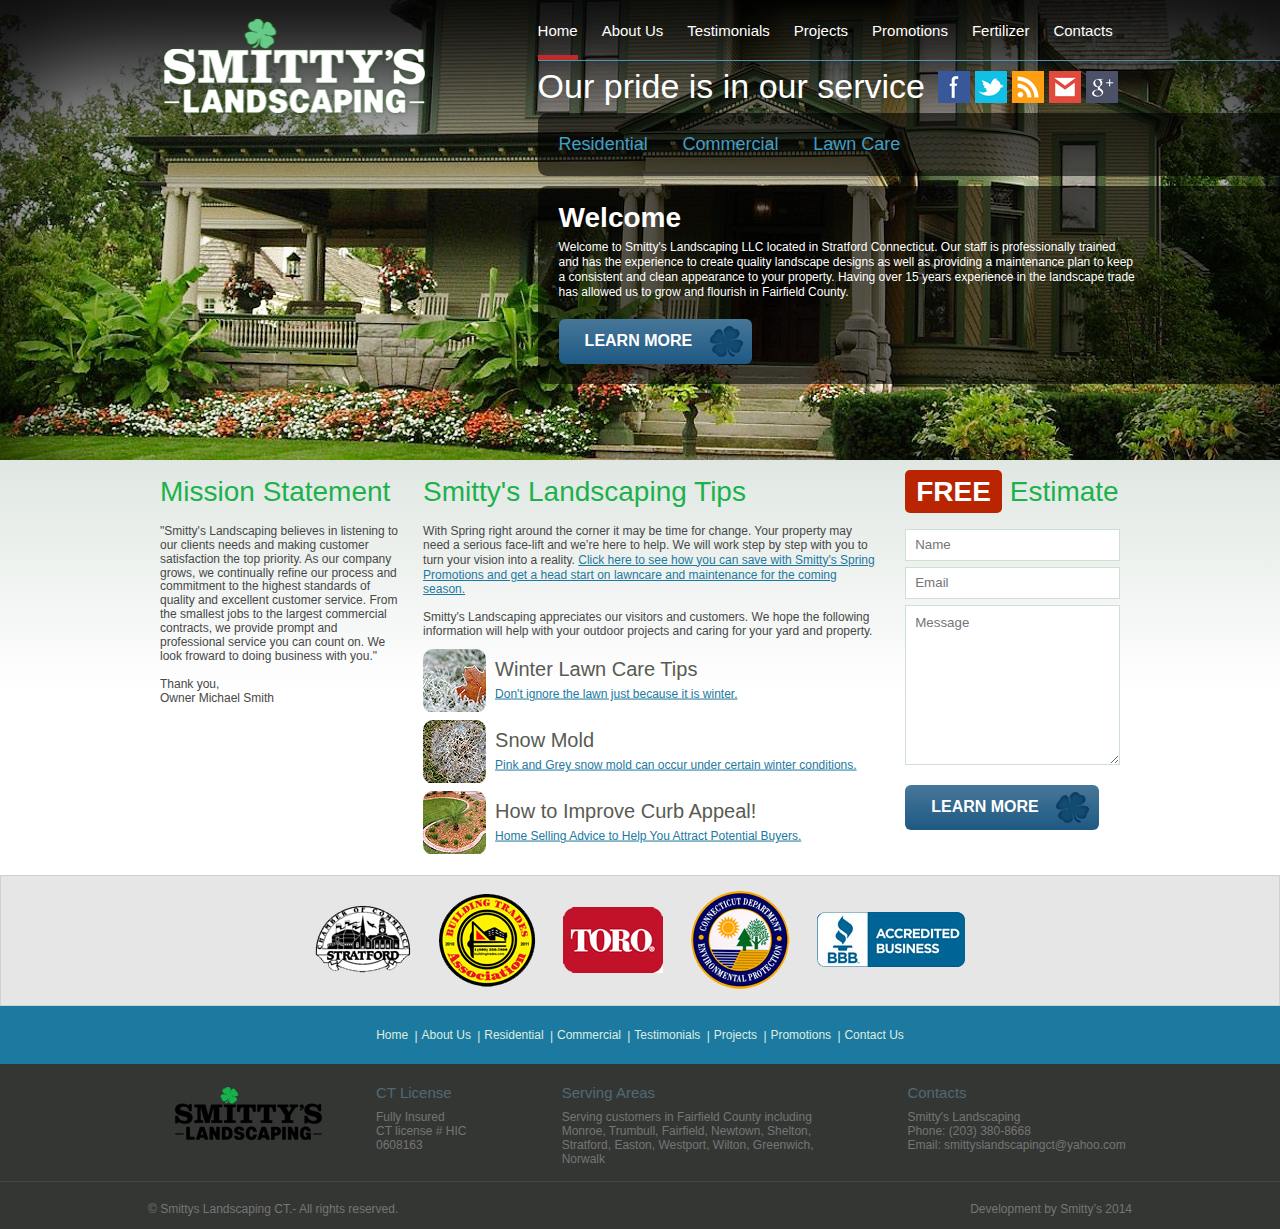
<file: Smittys Landscaping/index.html>
<!DOCTYPE html>
<html lang="en">

<head>
	<meta charset="utf-8">
	<meta name="viewport" content="width=device-width, initial-scale=1, shrink-to-fit=no">
	<link rel="stylesheet" href="css/reset.css">
	<link rel="stylesheet" href="css/main.css">
	<title>Smittys Landscaping</title>
</head>

<body>
	<header class="slide-1">
		<div class="container">
			<a href="#" class="logo">
				<img class="logo__img" src="img/logo_header.png" alt="logo">
			</a>
		</div>
		<div class="top__burger">
			<span></span>
		</div>
		<div class="top">
			<nav class="top__nav">
				<div class="top__wrap">
					<ul class="clearfix">
						<li class="top__li"><a class="top__link top__link_active" href="#">Home</a></li>
						<li class="top__li"><a href="#" class="top__link">About Us</a></li>
						<li class="top__li"><a class="top__link" href="#">Testimonials</a></li>
						<li class="top__li"><a class="top__link" href="#">Projects</a></li>
						<li class="top__li"><a class="top__link" href="#">Promotions</a></li>
						<li class="top__li"><a class="top__link" href="#">Fertilizer</a></li>
						<li class="top__li"><a class="top__link" href="#">Contacts</a></li>
					</ul>
				</div>
			</nav>
			<div class="social">
				<div class="top__wrap ">
					<ul class="social__icons clearfix">
						<li class="social__li"><a class="social__link" href="#"><img src="img/facebook.png"
									alt="facebookImage"></a></li>
						<li class="social__li"><a class="social__link" href="#"><img src="img/twitter.png"
									alt="twitterImage"></a></li>
						<li class="social__li"><a class="social__link" href="#"><img src="img/wifi.png" alt="wifiImage"></a>
						</li>
						<li class="social__li"><a class="social__link" href="#"><img src="img/mail.png" alt="mailImage"></a>
						</li>
						<li class="social__li"><a class="social__link" href="#"><img src="img/google.png"
									alt="googleImage"></a></li>
					</ul>
					<p class="social__title">
						Our pride is in our service
					</p>
				</div>
			</div>
			<div class="types">
				<div class="top__wrap">
					<ul>
						<li class="types__li"><a class="types__link" href="#">Residential</a></li>
						<li class="types__li"><a class="types__link" href="#">Commercial</a></li>
						<li class="types__li"><a class="types__link" href="#">Lawn Care</a></li>
					</ul>
				</div>
			</div>
			<div class="info">
				<div class="top__wrap">
					<h2 class="info__subtitle text_light">
						Welcome
					</h2>
					<p class="info__text text_light">
						Welcome to Smitty's Landscaping LLC located in Stratford Connecticut. Our staff is professionally
						trained and has the experience to create quality landscape designs as well as providing a maintenance
						plan to keep a consistent and clean appearance to your property. Having over 15 years experience in
						the landscape trade has allowed us to grow and flourish in Fairfield County.
					</p>
					<div class="info__button ">
						<a class="btn text_light" href="#">
							Learn More
						</a>
					</div>
				</div>
			</div>
		</div>
	</header>
	<section class="main">
		<div class="container">
			<div class="flex-cont">
				<div class="main__first">
					<p class="main__subtitle info__subtitle">
						Mission Statement
					</p>
					<p class="main__text">
						"Smitty's Landscaping believes in listening to our clients needs and making customer satisfaction the
						top priority. As our company grows, we continually refine our process and commitment to the highest
						standards of quality and excellent customer service. From the smallest jobs to the largest commercial
						contracts, we provide prompt and professional service you can count on. We look froward to doing
						business with you."
					</p>
					<p class="main__text">
						Thank you,<br>
						Owner Michael Smith
					</p>
				</div>
				<div class="main__second">
					<p class="main__subtitle info__subtitle">
						Smitty's Landscaping Tips
					</p>
					<p class="main__text">
						With Spring right around the corner it may be time for change. Your property may need a serious
						face-lift and we’re here to help. We will work step by step with you to turn your vision into a
						reality.
						<a class="main__link main__more-info" href="#">Click here to see how you can save with Smitty's Spring
							Promotions and get a head start on lawncare and maintenance for the coming season.
						</a>
					</p>
					<p class="main__text">
						Smitty's Landscaping appreciates our visitors and customers. We hope the following information will
						help with your outdoor projects and caring for your yard and property.
					</p>
					<div class="advice">
						<div class="advice__article">
							<div class="advice__img">
								<img src="img/winter.jpg" alt="winter-lawn">
							</div>
							<div class="advice__text">
								<p class="advice__subtitle">
									Winter Lawn Care Tips
								</p>
								<a class="advice__link main__more-info" href="#">
									Don't ignore the lawn just because it is winter.
								</a>
							</div>
						</div>
						<div class="advice__article">
							<div class="advice__img">
								<img src="img/snow.jpg" alt="snow-mold">
							</div>
							<div class="advice__text">
								<p class="advice__subtitle">
									Snow Mold
								</p>
								<a class="advice__link main__more-info" href="#">
									Pink and Grey snow mold can occur under certain winter conditions.
								</a>
							</div>
						</div>
						<div class="advice__article">
							<div class="advice__img">
								<img src="img/curb_appeal.jpg" alt="curb-appeal">
							</div>
							<div class="advice__text">
								<p class="advice__subtitle">
									How to Improve Curb Appeal!
								</p>
								<a class="advice__link main__more-info" href="#">
									Home Selling Advice to Help You Attract Potential Buyers.
								</a>
							</div>
						</div>
					</div>
				</div>
				<div class="main__third">
					<p class="main__subtitle info__subtitle">
						<span class="word-free">Free</span> Estimate
					</p>
					<form class="main__form" action="#" method="post">
						<div class="form-style">
							<input class="main__form-input" type="text" name="Name" placeholder="Name" required="">
						</div>
						<div class="form-style">
							<input class="main__form-input" type="email" name="Email" placeholder="Email" required="">
						</div>
						<div class="form-style">
							<textarea class="main__form-textarea" name="message" placeholder="Message"></textarea>
						</div>
						<div class="main__form-button">
							<a class="btn text_light" href="#">
								Learn More
							</a>
						</div>
					</form>
				</div>
			</div>
		</div>
	</section>
	<section class="sponsors">
		<div class="container">
			<ul class="sponsors__img">
				<li class="sponsors__li"><a class="sponsors__link" href="#"><img src="img/startford.png"
							alt="startford"></a></li>
				<li class="sponsors__li"><a class="sponsors__link" href="#"><img src="img/buillding_trades.png"
							alt="buillding_trades"></a></li>
				<li class="sponsors__li"><a class="sponsors__link" href="#"><img src="img/toro.png" alt="toro"></a></li>
				<li class="sponsors__li"><a class="sponsors__link" href="#"><img src="img/condep.png" alt="condep"></a></li>
				<li class="sponsors__li"><a class="sponsors__link" href="#"><img src="img/accredited_business.png"
							alt="accredited_business"></a></li>
			</ul>
		</div>
	</section>
	<section class="nav-bottom">
		<div class="container">
			<nav class="nav-footer">
				<ul>
					<li class="nav-bottom__li"><a class="nav-bottom__link" href="#">Home</a></li>
					<li class="nav-bottom__li"><a class="nav-bottom__link" href="#">About Us</a></li>
					<li class="nav-bottom__li"><a class="nav-bottom__link" href="#">Residential</a></li>
					<li class="nav-bottom__li"><a class="nav-bottom__link" href="#">Commercial</a></li>
					<li class="nav-bottom__li"><a class="nav-bottom__link" href="#">Testimonials</a></li>
					<li class="nav-bottom__li"><a class="nav-bottom__link" href="#">Projects</a></li>
					<li class="nav-bottom__li"><a class="nav-bottom__link" href="#">Promotions</a></li>
					<li class="nav-bottom__li"><a class="nav-bottom__link" href="#">Contact Us</a></li>
				</ul>
			</nav>
		</div>
	</section>
	<footer class="footer-background">
		<section class="footer-info">
			<div class="container ">
				<div class="flex-cont">
					<div class="footer-info__logo footer-info__part ">
						<a href="#"><img src="img/logo_footer.png" alt="logo_footer">
						</a>
					</div>
					<div class="footer-info__part footer-license ">
						<p class="footer-info__subtitle">CT License </p>
						<p class="footer-info__text">Fully Insured<br>
							CT license # HIC 0608163</p>
					</div>
					<div class="footer-info__part footer-serving">
						<p class="footer-info__subtitle">Serving Areas</p>
						<p class="footer-info__text">Serving customers in Fairfield County including Monroe, Trumbull,
							Fairfield, Newtown, Shelton, Stratford, Easton, Westport, Wilton, Greenwich, Norwalk </p>
					</div>
					<div class="footer-info__part footer-contacts">
						<p class="footer-info__subtitle">Contacts</p>
						<p class="footer-info__text">Smitty's Landscaping<br>
							Phone: <a class="contacts-link" href="tel:2033808668">(203) 380-8668</a><br>
							Email:<a class="contacts-link" href="mailto:smittyslandscapingct@yahoo.com">
								smittyslandscapingct@yahoo.com </a></p>
					</div>
				</div>
			</div>
		</section>
		<section class="footer-rights">
			<div class="container ">
				<div class="flex-cont flex-footer">
					<div class="footer-info__text">
						&copy; Smittys Landscaping CT.- All rights reserved.
					</div>
					<div class="footer-info__text">
						Development by Smitty’s 2014
					</div>
				</div>
			</div>
		</section>
	</footer>
	<script src="https://ajax.googleapis.com/ajax/libs/jquery/2.2.0/jquery.min.js"></script>
	<script src="js/main.js"></script>
	<script src="js/burger.js"></script>
</body>

</html>
</file>
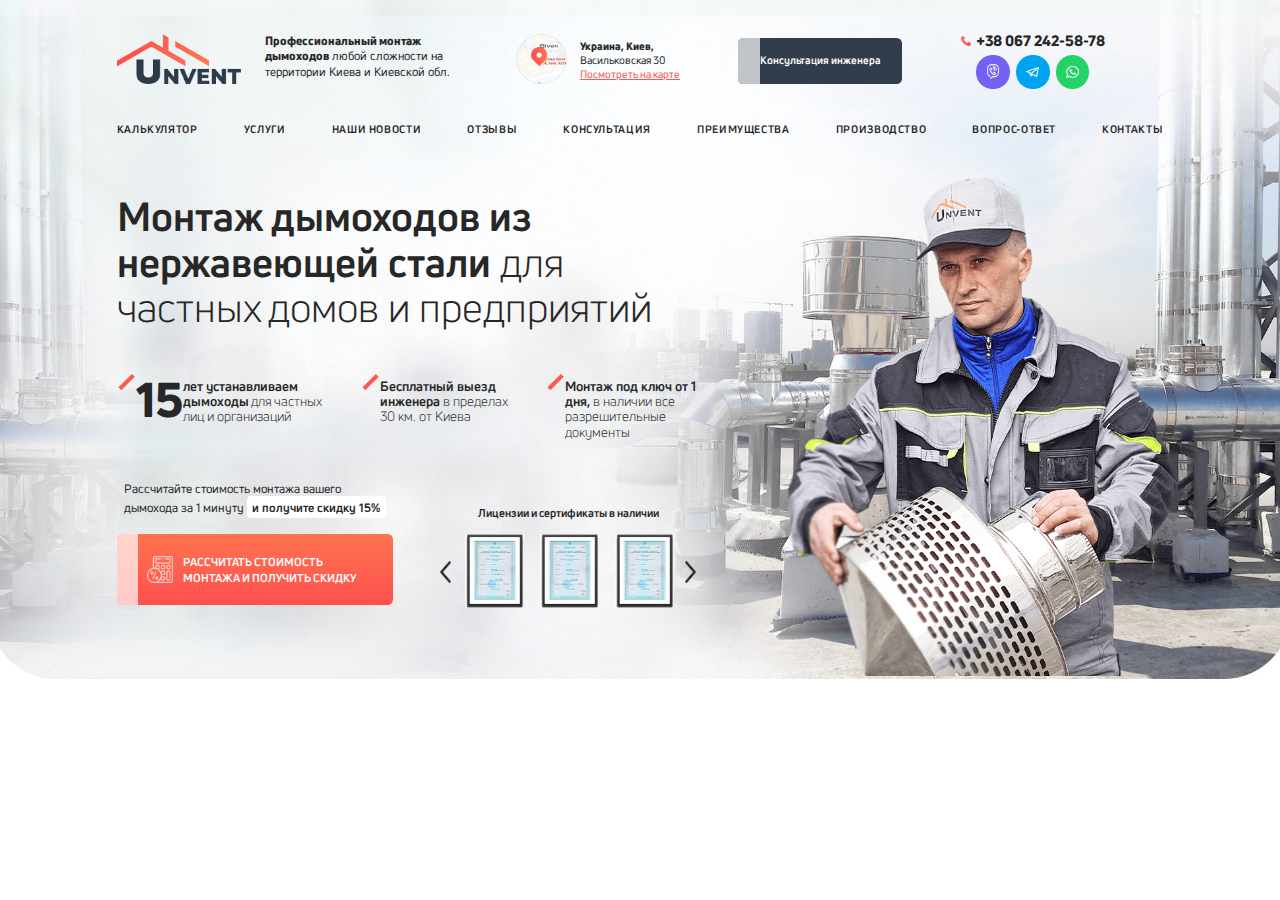
<file: Unvent/index.html>
<!DOCTYPE html>
<html lang="ru">

<head>
	<meta charset="UTF-8">
	<meta name="viewport" content="width=device-width, initial-scale=1">
	<link rel="stylesheet" href="css/reset.css">
	<link rel="stylesheet" href="css/main.css">
	<link rel="stylesheet" href="css/magnific-popup.css">
	<link rel="icon" type="image/png" sizes="16x16" href="favicon.png">
	<title>Unvent</title>
</head>

<body>
	<header class="header">
		<div class="container">
			<div class="header__top">
				<div class="logo-content">
					<a href="#" class="logo">
						<img src="img/logo.png" class="logo-img" alt="Logo">
					</a>
					<p class="header__top-slogan">
						<span class="heavy-text">Профессиональный монтаж
							дымоходов</span> любой сложности на
						территории Киева и Киевской обл.
					</p>
				</div>
				<div class="header__where-wrap">
					<div class="header__top-where">
						<div class="header__top-map">
							<img src="img/map.png" alt="Map" class="map-img">
						</div>
						<p class="header__top-address">
							<span class="heavy-text">Украина, Киев,</span><br>
							Васильковская 30
							<span class="header__address-link">
								Посмотреть на карте
							</span>
						</p>
					</div>
				</div>
				<a href="#" class="header__top-consultation btn">
					Консультация инженера
				</a>
				<div class="header__top-contacts">
					<div class="header__top-tel">
						<img src="img/phone.png" alt="phone" class="tel-img">
						<a href="tel:+380672425878" class="header__top-number heavy-text" target="_blank">
							+38 067 242-58-78
						</a>
					</div>
					<ul class="header__social">
						<li class="header__social-item">
							<a href="#" class="header__social-link vb-bg" target="_blank">
								<img src="img/viber.png" alt="Viber" class="social-img">
							</a>
						</li>
						<li class="header__social-item">
							<a href="#" class="header__social-link tg-bg " target="_blank">
								<img src="img/teleg.png" alt="Telegram" class="social-img">
							</a>
						</li>
						<li class="header__social-item">
							<a href="#" class="header__social-link wh-bg" target="_blank">
								<img src="img/whats.png" alt="WhatsApp" class="social-img">
							</a>
						</li>
					</ul>
				</div>
				<div class="burger">
					<span></span>
				</div>
			</div>
			<nav class="header__nav">
				<div class="header__nav-wrap">
					<ul class="header__nav-list">
						<li class="header__nav-item">
							<a href="#" class="header__nav-link">
								Калькулятор
							</a>
						</li>
						<li class="header__nav-item">
							<a href="#" class="header__nav-link">
								Услуги
							</a>
						</li>
						<li class="header__nav-item">
							<a href="#" class="header__nav-link">
								Наши новости
							</a>
						</li>
						<li class="header__nav-item">
							<a href="#" class="header__nav-link">
								отзывы
							</a>
						</li>
						<li class="header__nav-item">
							<a href="#" class="header__nav-link">
								консультация
							</a>
						</li>
						<li class="header__nav-item">
							<a href="#" class="header__nav-link">
								преимущества
							</a>
						</li>
						<li class="header__nav-item">
							<a href="#" class="header__nav-link">
								производство
							</a>
						</li>
						<li class="header__nav-item">
							<a href="#" class="header__nav-link">
								вопрос-ответ
							</a>
						</li>
						<li class="header__nav-item">
							<a href="#" class="header__nav-link">
								контакты
							</a>
						</li>
					</ul>
				</div>
			</nav>
			<div class="header__content">
				<h1 class="header__title">
					<span class="bold-text">
						Монтаж дымоходов из
						нержавеющей стали
					</span>
					для
					частных домов и предприятий
				</h1>
				<div class="header__content-wrap">
					<div class="header__content-advantage">
						<p class="header__content-years heavy-text">
							15
						</p>
						<p class="header__content-text">
							<span class="bold-text">лет устанавливаем
								дымоходы</span>
							для частных
							лиц и организаций
						</p>
					</div>
					<div class="header__content-advantage">
						<p class="header__content-text">
							<span class="bold-text">Бесплатный выезд
								инженера</span>
							в пределах
							30 км. от Киева
						</p>
					</div>
					<div class="header__content-advantage">
						<p class="header__content-text">
							<span class="bold-text">Монтаж под ключ от
								1 дня, </span>
							в наличии все
							разрешительные
							документы
						</p>
					</div>
				</div>
				<div class="header__content-tools">
					<div class="header__calc">
						<p class="header__calc-subtitle">
							Рассчитайте стоимость монтажа вашего <br>
							дымохода за 1 минуту <span class="bold-text white-back">и получите скидку 15%</span>
						</p>
						<a href="#" class="header__calc-btn btn" target="_blank">
							<img src="img/calc.png" alt="" class="calc-img">
							<span class="header__calc-text">
								Рассчитать стоимость<br>
								монтажа и получить скидку
							</span>
						</a>
					</div>
					<div class="header__content-slider">
						<p class="header__slider-subtitle">
							Лицензии и сертификаты в наличии
						</p>
						<div class="header__slider header__slider-js ">
							<a href="img/sert1.jpg" class="header__slider-item">
								<img src="img/sertificate.jpg" alt="sertificate" class="slider-img">
							</a>
							<a href="img/sert2.jpg" class="header__slider-item">
								<img src="img/sertificate.jpg" alt="sertificate" class="slider-img">
							</a>
							<a href="img/sert3.jpg" class="header__slider-item">
								<img src="img/sertificate.jpg" alt="sertificate" class="slider-img">
							</a>
							<a href="img/sert4.jpg" class="header__slider-item">
								<img src="img/sertificate.jpg" alt="sertificate" class="slider-img">
							</a>
							<a href="img/sert5.jpg" class="header__slider-item">
								<img src="img/sertificate.jpg" alt="sertificate" class="slider-img">
							</a>
						</div>
					</div>
					<div class="my-name__is">
						<img src="img/vital.png" alt="Vitalya" class="best-worker">
					</div>
				</div>
			</div>
		</div>
	</header>
	<div class="map-popup">
		<div class="map-popup__main">
			<div class="close-popup"></div>
			<div class="map-popup__content">
				<script type="text/javascript" charset="utf-8" async
					src="https://api-maps.yandex.ru/services/constructor/1.0/js/?um=constructor%3A82498587a003babb4c2bf38c5665f19bd27c3c84d21d4c807b77368dd3d071c4&amp;width=100%25&amp;height=720&amp;lang=ru_RU&amp;scroll=true"></script>
			</div>
		</div>
	</div>
	<script src="https://cdn.jsdelivr.net/npm/jquery@3.5.1/dist/jquery.min.js"></script>
	<script src="js/slick.min.js"></script>
	<script src="js/options.js"></script>
	<script src="js/main.js"></script>
	<script src="js/jquery.magnific-popup.min.js"></script>
</body>

</html>
</file>
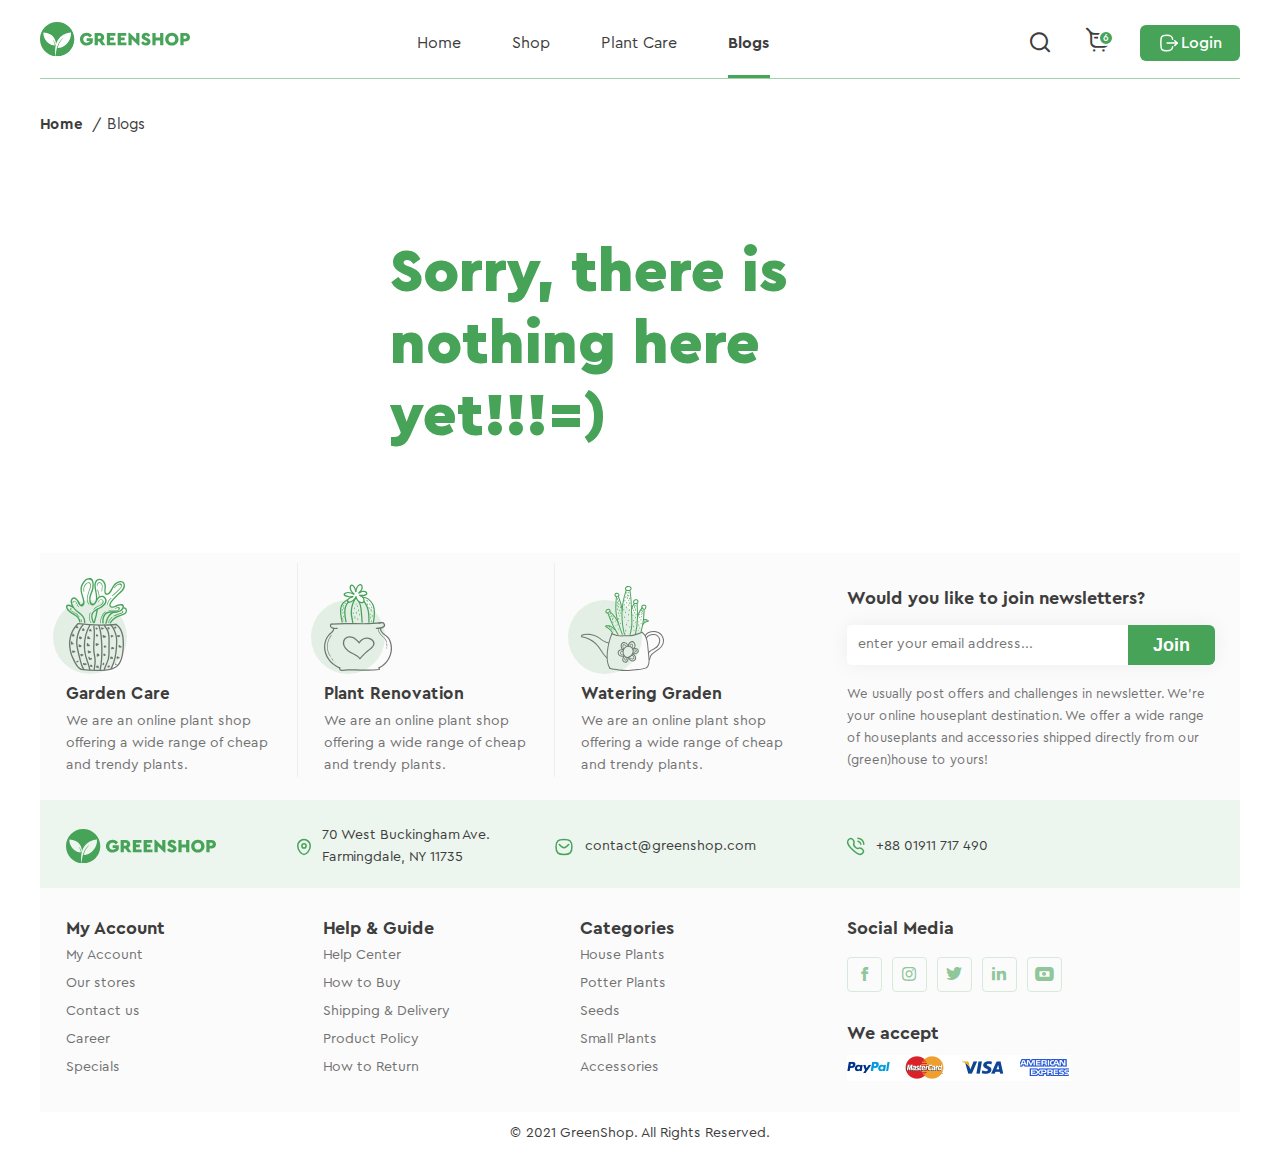
<file: Greenshop/blogs/index.html>
<!DOCTYPE html>
<html lang="en">

<head>
   <meta charset="UTF-8">
   <meta name="viewport" content="width=device-width, initial-scale=1">
   <link rel="stylesheet" href="../css/reset.css">
   <link rel="stylesheet" href="../css/icons.css">
   <link rel="stylesheet" href="../css/main.css">
   <title>Greenshop-Blogs</title>
</head>

<body>
   <header class="header">
      <div class="container">
         <div class="flex-wrap header-wrap">
            <a href="#" class="header__logo">
               <img src="../img/logo.svg" alt="Logo" class="logo-img">
            </a>
            <div class="overlay"></div>
            <nav class="header__nav">
               <a href="#" class="header__logo-nav">
                  <img src="../img/logo.svg" alt="Logo" class="logo-img">
               </a>
               <ul class="header__list">
                  <li class="header__item">
                     <a href="../index.html" class="header__link">
                        Home
                     </a>
                  </li>
                  <li class="header__item">
                     <a href="../shop/index.html" class="header__link">
                        Shop
                     </a>
                  </li>
                  <li class="header__item">
                     <a href="../plant care/index.html" class="header__link">
                        Plant Care
                     </a>
                  </li>
                  <li class="header__item">
                     <a href="#" class="header__link header__link-active">
                        Blogs
                     </a>
                  </li>
               </ul>
               <form action="#" id="header-search-burger" class="adminpanel__search-burger" method="GET">
                  <input type="text" name="finde" id="adminpanel__input-burger" placeholder="Find your plants"
                     class="adminpanel__input-burger">
                  <button class="adminpanel__button-burger icon-search" type="button" form="header-search-burger">
                  </button>
               </form>

            </nav>
            <div class="adminpanel">
               <form action="#" id="header-search" class="adminpanel__search" method="GET">
                  <input type="text" name="finde" id="adminpanel-input" placeholder="Find your plants"
                     class="adminpanel__search-input">
                  <button class="adminpanel__button icon-search" type="button" form="header-search">
                  </button>
               </form>

               <div class="adminpanel__basket">
                  <a href="#" class="basket-link icon-badge-bascet">
                  </a>
                  <div class="number-orders">6</div>
               </div>
               <a href="#" class="login-button button">
                  <span>Login</span>
               </a>
            </div>
            <div class="burger">
               <span></span>
            </div>
         </div>
      </div>
   </header>
   <section class="shop-main">
      <div class="container">
         <div class="breadcrumbs">
            <a href="../index.html" class="breadcrumbs__item">Home</a>
            <a href="#" class="breadcrumbs__item">Blogs</a>
         </div>
         <div class="smile-nth">
            Sorry, there is nothing here yet!!!=)
         </div>
      </div>
   </section>
   <footer class="footer">
      <div class="container">
         <div class="footer__care">
            <div class="care__item">
               <div class="care__img-wrap">
                  <img src="../img/b4badge1.svg" alt="Garden Care" class="care__img">
               </div>
               <h5 class="footer__title care__title">
                  Garden Care
               </h5>
               <p class="care__content">
                  We are an online plant shop offering a wide range of cheap and trendy plants.
               </p>
            </div>
            <div class="care__item">
               <div class="care__img-wrap">
                  <img src="../img/b4badge2.svg" alt="Plant Renovation" class="care__img">
               </div>
               <h5 class="footer__title care__title">
                  Plant Renovation
               </h5>
               <p class="care__content">
                  We are an online plant shop offering a wide range of cheap and trendy plants.
               </p>
            </div>
            <div class="care__item">
               <div class="care__img-wrap">
                  <img src="../img/b4badge3.svg" alt="Watering Craden" class="care__img">
               </div>
               <h5 class="footer__title care__title">
                  Watering Graden
               </h5>
               <p class="care__content">
                  We are an online plant shop offering a wide range of cheap and trendy plants.
               </p>
            </div>
            <div class="newsletters">
               <h4 class="footer__title">
                  Would you like to join newsletters?
               </h4>
               <form class="newsletters__form" action="#">
                  <input type="email" name="email" class="newsletters__input" placeholder="enter your email address..."
                     required>
                  <button class="newsletters__button button">
                     Join
                  </button>
               </form>
               <p class="newsletters__content">
                  We usually post offers and challenges in newsletter. We’re your online houseplant destination. We
                  offer a wide range of houseplants and accessories shipped directly from our (green)house to yours!
               </p>
            </div>
         </div>


         <div class="footer__contacts">
            <a href="#" class="footer__logo contacts">
               <img src="../img/logo.svg" alt="logo" class="logo-img">
            </a>
            <div class="contacts__adress contacts">
               <img src="../img/location.svg" alt="location" class="adress__item">
               <span class="contacts__text">
                  70 West Buckingham Ave. Farmingdale, NY 11735
               </span>
            </div>
            <div class="contacts__email contacts">
               <img src="../img/message.svg" alt="message" class="adress__item">
               <a href="mailto:contact@greenshop.com" class="contacts__text">
                  contact@greenshop.com
               </a>
            </div>
            <div class="contacts__phone contacts">
               <img src="../img/сalling.svg" alt="message" class="adress__item">
               <a href="tel:+8801911717490" class="contacts__text">
                  +88 01911 717 490
               </a>
            </div>
         </div>

         <div class="footer__categories one">
            <div class="categories">
               <h4 class="footer__title categories__title ">
                  My Account
               </h4>
               <ul class="categories__list">
                  <li class="categories__item">
                     <a href="#" class="categories__link">
                        My Account
                     </a>
                  </li>
                  <li class="categories__item">
                     <a href="#" class="categories__link">
                        Our stores
                     </a>
                  </li>
                  <li class="categories__item">
                     <a href="#" class="categories__link">
                        Contact us
                     </a>
                  </li>
                  <li class="categories__item">
                     <a href="#" class="categories__link">
                        Career
                     </a>
                  </li>
                  <li class="categories__item">
                     <a href="#" class="categories__link">
                        Specials
                     </a>
                  </li>
               </ul>
            </div>

            <div class="categories">
               <h4 class="footer__title categories__title">
                  Help & Guide
                  </a>
               </h4>
               <ul class="categories__list">
                  <li class="categories__item">
                     <a href="#" class="categories__link">
                        Help Center
                     </a>
                  </li>
                  <li class="categories__item">
                     <a href="#" class="categories__link">
                        How to Buy
                     </a>
                  </li>
                  <li class="categories__item">
                     <a href="#" class="categories__link">
                        Shipping & Delivery
                     </a>
                  </li>
                  <li class="categories__item">
                     <a href="#" class="categories__link">
                        Product Policy
                     </a>
                  </li>
                  <li class="categories__item">
                     <a href="#" class="categories__link">
                        How to Return
                     </a>
                  </li>
               </ul>
            </div>
            <div class="categories">
               <h4 class="footer__title categories__title">
                  Categories
               </h4>
               <ul class="categories__list">
                  <li class="categories__item">
                     <a href="#" class="categories__link">
                        House Plants
                     </a>
                  </li>
                  <li class="categories__item">
                     <a href="#" class="categories__link">
                        Potter Plants
                     </a>
                  </li>
                  <li class="categories__item">
                     <a href="#" class="categories__link">
                        Seeds
                     </a>
                  </li>
                  <li class="categories__item">
                     <a href="#" class="categories__link">
                        Small Plants
                     </a>
                  </li>
                  <li class="categories__item">
                     <a href="#" class="categories__link">
                        Accessories
                     </a>
                  </li>
               </ul>
            </div>
            <div class="media">
               <div class="media__social">
                  <h4 class="footer__title">
                     Social Media
                  </h4>
                  <div class="social__icons">
                     <div class="social__item">
                        <a href="#" class="social__link icon-facebook">
                        </a>
                     </div>
                     <div class="social__item">
                        <a href="#" class="social__link icon-instagram">
                        </a>
                     </div>
                     <div class="social__item">
                        <a href="#" class="social__link icon-twitter">
                        </a>
                     </div>
                     <div class="social__item">
                        <a href="#" class="social__link icon-linkedin">
                        </a>
                     </div>
                     <div class="social__item">
                        <a href="#" class="social__link icon-union">
                        </a>
                     </div>
                  </div>
               </div>
               <div class="media__we-accept">
                  <h4 class="footer__title">
                     We accept
                  </h4>
                  <div class="we-accept__credit-cards">
                     <a href="#" class="we-accept__link">
                        <img src="../img/cards.png" alt="Credit cards" class="we-accep__img">
                     </a>
                  </div>
               </div>
            </div>
         </div>
         <div class="footer__allrights">
            <p class="allrights__content">
               &copy; 2021 GreenShop. All Rights Reserved.
            </p>
         </div>
      </div>
   </footer>
   <div class="login-popup__wrap">
      <div class="login-popup">
         <div class="login-popup__main">
            <div class="login-popup__register-login" id="register-login__tab">
               <p class="login-popup__tab active" data-btn="1">Login</p>
               <p class="login-popup__tab" data-btn="2">Register</p>
            </div>
            <div class="login-popup__allcontents" id="register-login__content">
               <div class="login-popup__content active" data-content="1">
                  <p class="login-content__text">
                     Enter your username and password to login.
                  </p>
                  <form action="#" class="login-content__form">
                     <input type="email" class=" login-register__input login-content__email"
                        placeholder="almamun_uxui@outlook.com" required>
                     <div class="login-content__pass-wrap">
                        <input type="password" class=" login-register__input login-content__pass"
                           placeholder="***********" required>
                        <img src="../img/hide.svg" class="login-content__hide" alt="Eye-hide">
                     </div>
                     <a href="#" class="forgot-password">
                        Forgot Password?
                     </a>
                     <button type="submit" id="login-content__button" class="login-content__button button">
                        Login
                     </button>
                  </form>
                  <p class="login-content__with-wrap">
                     <span class="login-content__login-with">Or login with</span>
                     <span class="login-content__border"></span>
                  </p>
               </div>
               <div class="login-popup__content" data-content="2">
                  <p class="login-content__text">
                     Enter your email and password to register.
                  </p>
                  <form action="#" class="register-content__form">
                     <input type="text" class=" login-register__input register-content__username" placeholder="Username"
                        required>
                     <input type="email" class=" login-register__input register-content__email"
                        placeholder="Enter your email address" required>
                     <div class="register-content__pass-wrap">
                        <input type="password" class=" login-register__input register-content__pass"
                           placeholder="Password" required>
                        <img src="../img/hide.svg" class="login-content__hide" alt="Eye-hide">
                     </div>
                     <div class="register-content__pass-wrap">
                        <input type="password" class=" login-register__input register-content__confirm-pass"
                           placeholder="Confirm Password" required>
                        <img src="../img/hide.svg" class="login-content__hide" alt="Eye-hide">
                     </div>

                     <a href="#" class="forgot-password">
                        Forgot Password?
                     </a>
                     <button type="submit" id="register-content__button" class="login-content__button button">
                        Register
                     </button>
                  </form>
                  <p class="login-content__with-wrap">
                     <span class="login-content__login-with">Or register with</span>
                     <span class="login-content__border"></span>
                  </p>
               </div>
            </div>
            <div class="login-popup__socials">
               <a class="login-popup__google">
                  <img src="../img/google-popup.svg" alt="Google" class="login-popup__google-img">
                  <span class="login-popup__google-text">Continue with Google</span>
               </a>
               <a class="login-popup__facebook">
                  <img src="../img/facebook-popup.svg" alt="Facebook" class="login-popup__facebook-img">
                  <span class="login-popup__facebook-text">Continue with Facebook</span>
               </a>
            </div>
            <div class="login-popup__close"></div>
         </div>

      </div>
   </div>
   <script src="https://code.jquery.com/jquery-3.6.0.min.js"></script>
   <script src="../js/slick.min.js"></script>
   <script src="../js/options.js"></script>
   <script src="../js/main.js"></script>
   <script src="../js/shop.js"></script>
</body>

</html>
</file>
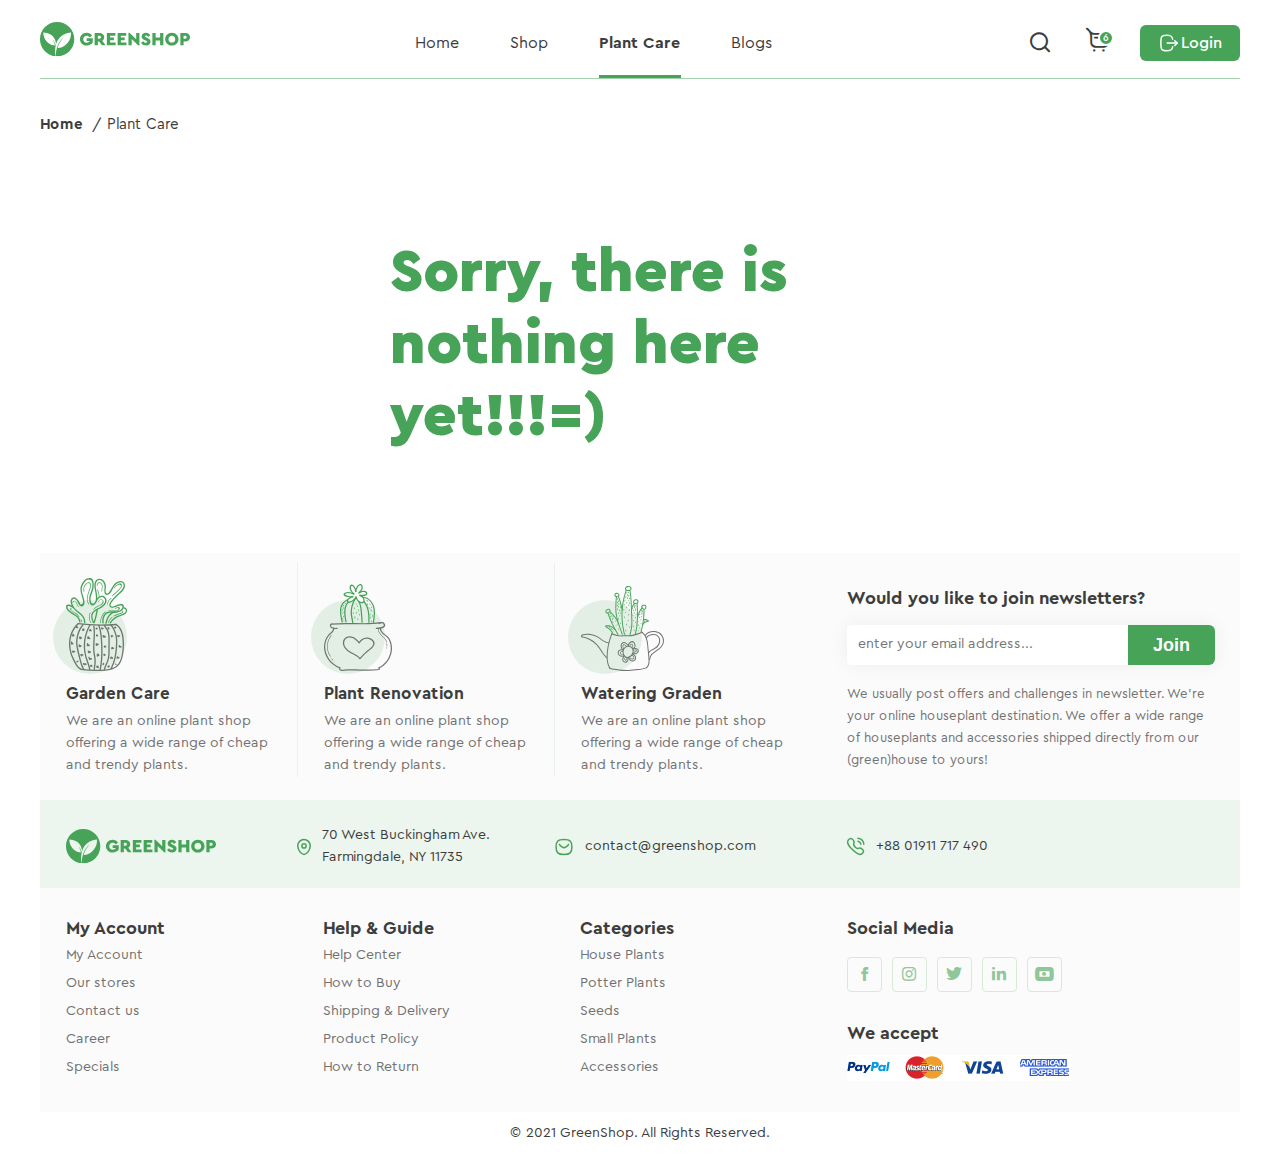
<file: Greenshop/plant care/index.html>
<!DOCTYPE html>
<html lang="en">

<head>
   <meta charset="UTF-8">
   <meta name="viewport" content="width=device-width, initial-scale=1">
   <link rel="stylesheet" href="../css/reset.css">
   <link rel="stylesheet" href="../css/icons.css">
   <link rel="stylesheet" href="../css/main.css">
   <title>Greenshop-Plant Care</title>
</head>

<body>
   <header class="header">
      <div class="container">
         <div class="flex-wrap header-wrap">
            <a href="#" class="header__logo">
               <img src="../img/logo.svg" alt="Logo" class="logo-img">
            </a>
            <div class="overlay"></div>
            <nav class="header__nav">
               <a href="#" class="header__logo-nav">
                  <img src="../img/logo.svg" alt="Logo" class="logo-img">
               </a>
               <ul class="header__list">
                  <li class="header__item">
                     <a href="../index.html" class="header__link">
                        Home
                     </a>
                  </li>
                  <li class="header__item">
                     <a href="../shop/index.html" class="header__link">
                        Shop
                     </a>
                  </li>
                  <li class="header__item">
                     <a href="../plant care/index.html" class="header__link  header__link-active">
                        Plant Care
                     </a>
                  </li>
                  <li class="header__item">
                     <a href="../blogs/index.html" class="header__link">
                        Blogs
                     </a>
                  </li>
               </ul>
               <form action="#" id="header-search-burger" class="adminpanel__search-burger" method="GET">
                  <input type="text" name="finde" id="adminpanel__input-burger" placeholder="Find your plants"
                     class="adminpanel__input-burger">
                  <button class="adminpanel__button-burger icon-search" type="button" form="header-search-burger">
                  </button>
               </form>

            </nav>
            <div class="adminpanel">
               <form action="#" id="header-search" class="adminpanel__search" method="GET">
                  <input type="text" name="finde" id="adminpanel-input" placeholder="Find your plants"
                     class="adminpanel__search-input">
                  <button class="adminpanel__button icon-search" type="button" form="header-search">
                  </button>
               </form>

               <div class="adminpanel__basket">
                  <a href="#" class="basket-link icon-badge-bascet">
                  </a>
                  <div class="number-orders">6</div>
               </div>
               <a href="#" class="login-button button">
                  <span>Login</span>
               </a>
            </div>
            <div class="burger">
               <span></span>
            </div>
         </div>
      </div>
   </header>
   <section class="shop-main">
      <div class="container">
         <div class="breadcrumbs">
            <a href="../index.html" class="breadcrumbs__item">Home</a>
            <a href="#" class="breadcrumbs__item">Plant Care</a>
         </div>
         <div class="smile-nth">
            Sorry, there is nothing here yet!!!=)
         </div>
      </div>
   </section>
   <footer class="footer">
      <div class="container">
         <div class="footer__care">
            <div class="care__item">
               <div class="care__img-wrap">
                  <img src="../img/b4badge1.svg" alt="Garden Care" class="care__img">
               </div>
               <h5 class="footer__title care__title">
                  Garden Care
               </h5>
               <p class="care__content">
                  We are an online plant shop offering a wide range of cheap and trendy plants.
               </p>
            </div>
            <div class="care__item">
               <div class="care__img-wrap">
                  <img src="../img/b4badge2.svg" alt="Plant Renovation" class="care__img">
               </div>
               <h5 class="footer__title care__title">
                  Plant Renovation
               </h5>
               <p class="care__content">
                  We are an online plant shop offering a wide range of cheap and trendy plants.
               </p>
            </div>
            <div class="care__item">
               <div class="care__img-wrap">
                  <img src="../img/b4badge3.svg" alt="Watering Craden" class="care__img">
               </div>
               <h5 class="footer__title care__title">
                  Watering Graden
               </h5>
               <p class="care__content">
                  We are an online plant shop offering a wide range of cheap and trendy plants.
               </p>
            </div>
            <div class="newsletters">
               <h4 class="footer__title">
                  Would you like to join newsletters?
               </h4>
               <form class="newsletters__form" action="#">
                  <input type="email" name="email" class="newsletters__input" placeholder="enter your email address..."
                     required>
                  <button class="newsletters__button button">
                     Join
                  </button>
               </form>
               <p class="newsletters__content">
                  We usually post offers and challenges in newsletter. We’re your online houseplant destination. We
                  offer a wide range of houseplants and accessories shipped directly from our (green)house to yours!
               </p>
            </div>
         </div>


         <div class="footer__contacts">
            <a href="#" class="footer__logo contacts">
               <img src="../img/logo.svg" alt="logo" class="logo-img">
            </a>
            <div class="contacts__adress contacts">
               <img src="../img/location.svg" alt="location" class="adress__item">
               <span class="contacts__text">
                  70 West Buckingham Ave. Farmingdale, NY 11735
               </span>
            </div>
            <div class="contacts__email contacts">
               <img src="../img/message.svg" alt="message" class="adress__item">
               <a href="mailto:contact@greenshop.com" class="contacts__text">
                  contact@greenshop.com
               </a>
            </div>
            <div class="contacts__phone contacts">
               <img src="../img/сalling.svg" alt="message" class="adress__item">
               <a href="tel:+8801911717490" class="contacts__text">
                  +88 01911 717 490
               </a>
            </div>
         </div>

         <div class="footer__categories one">
            <div class="categories">
               <h4 class="footer__title categories__title ">
                  My Account
               </h4>
               <ul class="categories__list">
                  <li class="categories__item">
                     <a href="#" class="categories__link">
                        My Account
                     </a>
                  </li>
                  <li class="categories__item">
                     <a href="#" class="categories__link">
                        Our stores
                     </a>
                  </li>
                  <li class="categories__item">
                     <a href="#" class="categories__link">
                        Contact us
                     </a>
                  </li>
                  <li class="categories__item">
                     <a href="#" class="categories__link">
                        Career
                     </a>
                  </li>
                  <li class="categories__item">
                     <a href="#" class="categories__link">
                        Specials
                     </a>
                  </li>
               </ul>
            </div>

            <div class="categories">
               <h4 class="footer__title categories__title">
                  Help & Guide
                  </a>
               </h4>
               <ul class="categories__list">
                  <li class="categories__item">
                     <a href="#" class="categories__link">
                        Help Center
                     </a>
                  </li>
                  <li class="categories__item">
                     <a href="#" class="categories__link">
                        How to Buy
                     </a>
                  </li>
                  <li class="categories__item">
                     <a href="#" class="categories__link">
                        Shipping & Delivery
                     </a>
                  </li>
                  <li class="categories__item">
                     <a href="#" class="categories__link">
                        Product Policy
                     </a>
                  </li>
                  <li class="categories__item">
                     <a href="#" class="categories__link">
                        How to Return
                     </a>
                  </li>
               </ul>
            </div>
            <div class="categories">
               <h4 class="footer__title categories__title">
                  Categories
               </h4>
               <ul class="categories__list">
                  <li class="categories__item">
                     <a href="#" class="categories__link">
                        House Plants
                     </a>
                  </li>
                  <li class="categories__item">
                     <a href="#" class="categories__link">
                        Potter Plants
                     </a>
                  </li>
                  <li class="categories__item">
                     <a href="#" class="categories__link">
                        Seeds
                     </a>
                  </li>
                  <li class="categories__item">
                     <a href="#" class="categories__link">
                        Small Plants
                     </a>
                  </li>
                  <li class="categories__item">
                     <a href="#" class="categories__link">
                        Accessories
                     </a>
                  </li>
               </ul>
            </div>
            <div class="media">
               <div class="media__social">
                  <h4 class="footer__title">
                     Social Media
                  </h4>
                  <div class="social__icons">
                     <div class="social__item">
                        <a href="#" class="social__link icon-facebook">
                        </a>
                     </div>
                     <div class="social__item">
                        <a href="#" class="social__link icon-instagram">
                        </a>
                     </div>
                     <div class="social__item">
                        <a href="#" class="social__link icon-twitter">
                        </a>
                     </div>
                     <div class="social__item">
                        <a href="#" class="social__link icon-linkedin">
                        </a>
                     </div>
                     <div class="social__item">
                        <a href="#" class="social__link icon-union">
                        </a>
                     </div>
                  </div>
               </div>
               <div class="media__we-accept">
                  <h4 class="footer__title">
                     We accept
                  </h4>
                  <div class="we-accept__credit-cards">
                     <a href="#" class="we-accept__link">
                        <img src="../img/cards.png" alt="Credit cards" class="we-accep__img">
                     </a>
                  </div>
               </div>
            </div>
         </div>
         <div class="footer__allrights">
            <p class="allrights__content">
               &copy; 2021 GreenShop. All Rights Reserved.
            </p>
         </div>
      </div>
   </footer>
   <div class="login-popup__wrap">
      <div class="login-popup">
         <div class="login-popup__main">
            <div class="login-popup__register-login" id="register-login__tab">
               <p class="login-popup__tab active" data-btn="1">Login</p>
               <p class="login-popup__tab" data-btn="2">Register</p>
            </div>
            <div class="login-popup__allcontents" id="register-login__content">
               <div class="login-popup__content active" data-content="1">
                  <p class="login-content__text">
                     Enter your username and password to login.
                  </p>
                  <form action="#" class="login-content__form">
                     <input type="email" class=" login-register__input login-content__email"
                        placeholder="almamun_uxui@outlook.com" required>
                     <div class="login-content__pass-wrap">
                        <input type="password" class=" login-register__input login-content__pass"
                           placeholder="***********" required>
                        <img src="../img/hide.svg" class="login-content__hide" alt="Eye-hide">
                     </div>
                     <a href="#" class="forgot-password">
                        Forgot Password?
                     </a>
                     <button type="submit" id="login-content__button" class="login-content__button button">
                        Login
                     </button>
                  </form>
                  <p class="login-content__with-wrap">
                     <span class="login-content__login-with">Or login with</span>
                     <span class="login-content__border"></span>
                  </p>
               </div>
               <div class="login-popup__content" data-content="2">
                  <p class="login-content__text">
                     Enter your email and password to register.
                  </p>
                  <form action="#" class="register-content__form">
                     <input type="text" class=" login-register__input register-content__username" placeholder="Username"
                        required>
                     <input type="email" class=" login-register__input register-content__email"
                        placeholder="Enter your email address" required>
                     <div class="register-content__pass-wrap">
                        <input type="password" class=" login-register__input register-content__pass"
                           placeholder="Password" required>
                        <img src="../img/hide.svg" class="login-content__hide" alt="Eye-hide">
                     </div>
                     <div class="register-content__pass-wrap">
                        <input type="password" class=" login-register__input register-content__confirm-pass"
                           placeholder="Confirm Password" required>
                        <img src="../img/hide.svg" class="login-content__hide" alt="Eye-hide">
                     </div>

                     <a href="#" class="forgot-password">
                        Forgot Password?
                     </a>
                     <button type="submit" id="register-content__button" class="login-content__button button">
                        Register
                     </button>
                  </form>
                  <p class="login-content__with-wrap">
                     <span class="login-content__login-with">Or register with</span>
                     <span class="login-content__border"></span>
                  </p>
               </div>
            </div>
            <div class="login-popup__socials">
               <a class="login-popup__google">
                  <img src="../img/google-popup.svg" alt="Google" class="login-popup__google-img">
                  <span class="login-popup__google-text">Continue with Google</span>
               </a>
               <a class="login-popup__facebook">
                  <img src="../img/facebook-popup.svg" alt="Facebook" class="login-popup__facebook-img">
                  <span class="login-popup__facebook-text">Continue with Facebook</span>
               </a>
            </div>
            <div class="login-popup__close"></div>
         </div>

      </div>
   </div>
   <script src="https://code.jquery.com/jquery-3.6.0.min.js"></script>
   <script src="../js/slick.min.js"></script>
   <script src="../js/options.js"></script>
   <script src="../js/main.js"></script>
   <script src="../js/shop.js"></script>
</body>

</html>
</file>
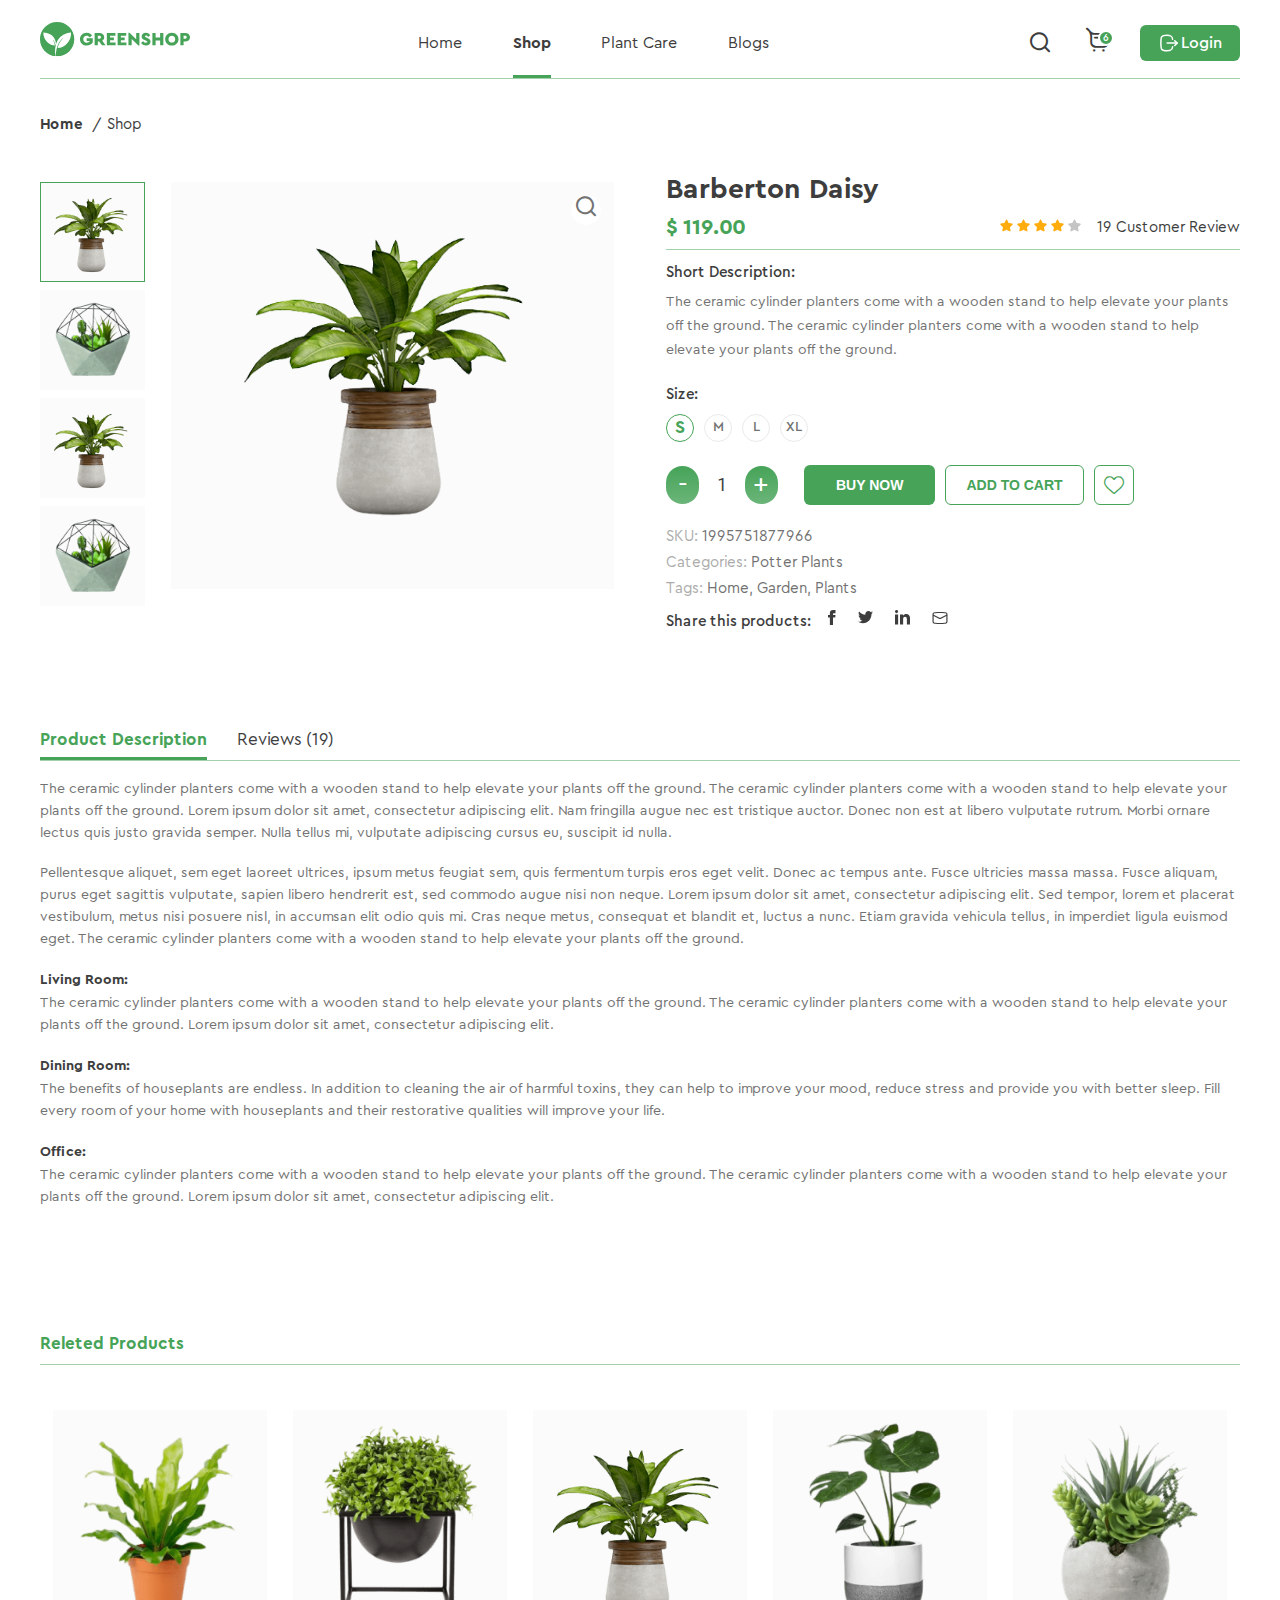
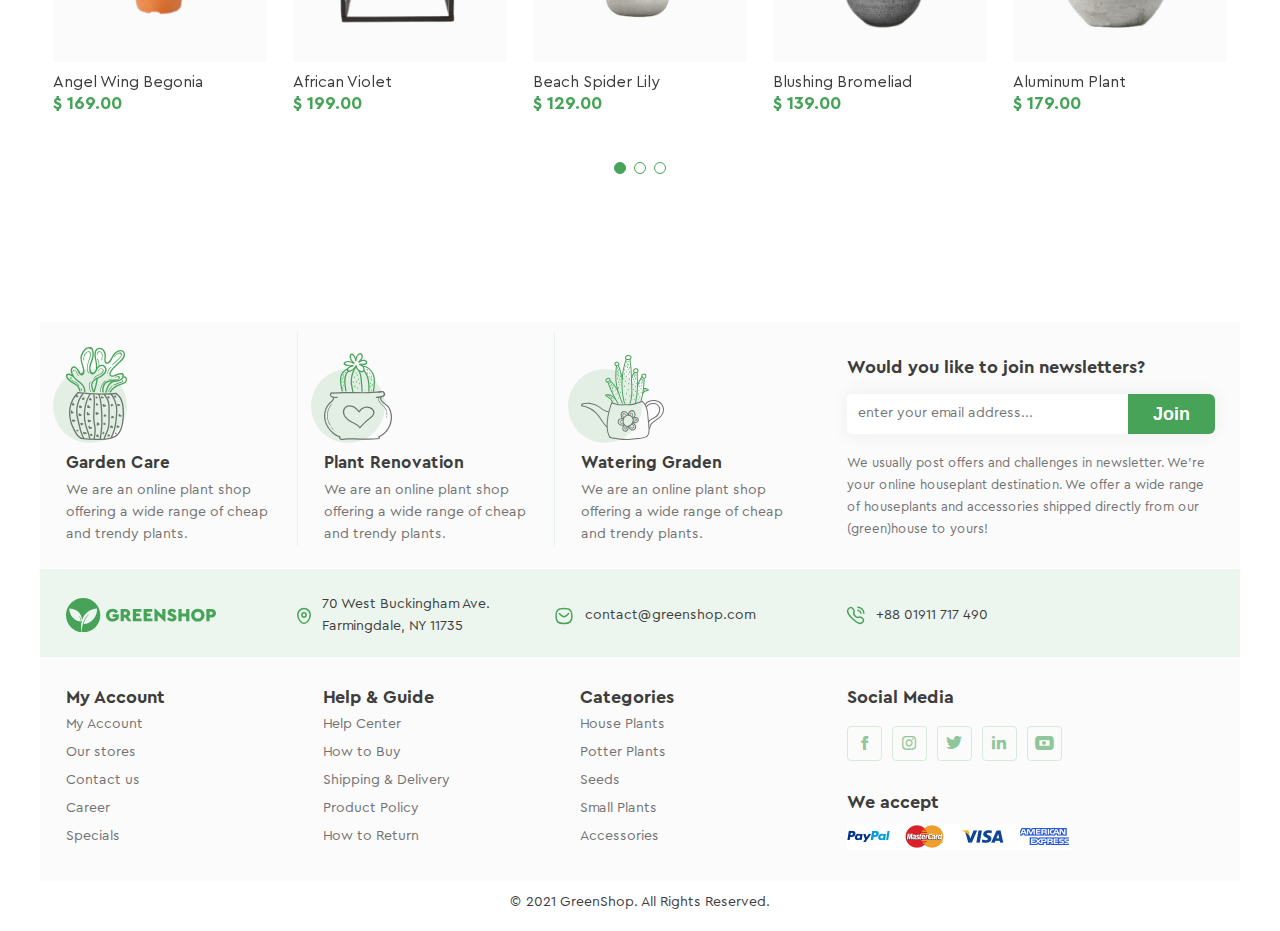
<file: Greenshop/shop/index.html>
<!DOCTYPE html>
<html lang="en">

<head>
   <meta charset="UTF-8">
   <meta name="viewport" content="width=device-width, initial-scale=1">
   <link rel="stylesheet" href="../css/reset.css">
   <link rel="stylesheet" href="../css/icons.css">
   <link rel="stylesheet" href="../css/main.css">
   <title>Greenshop-Shop</title>
</head>

<body>
   <header class="header">
      <div class="container">
         <div class="flex-wrap header-wrap">
            <a href="#" class="header__logo">
               <img src="../img/logo.svg" alt="Logo" class="logo-img">
            </a>
            <div class="overlay"></div>
            <nav class="header__nav">
               <a href="#" class="header__logo-nav">
                  <img src="../img/logo.svg" alt="Logo" class="logo-img">
               </a>
               <ul class="header__list">
                  <li class="header__item">
                     <a href="../index.html" class="header__link">
                        Home
                     </a>
                  </li>
                  <li class="header__item">
                     <a href="#" class="header__link header__link-active">
                        Shop
                     </a>
                  </li>
                  <li class="header__item">
                     <a href="../plant care/index.html" class="header__link">
                        Plant Care
                     </a>
                  </li>
                  <li class="header__item">
                     <a href="../blogs/index.html" class="header__link">
                        Blogs
                     </a>
                  </li>
               </ul>
               <form action="#" id="header-search-burger" class="adminpanel__search-burger" method="GET">
                  <input type="text" name="finde" id="adminpanel__input-burger" placeholder="Find your plants"
                     class="adminpanel__input-burger">
                  <button class="adminpanel__button-burger icon-search" type="button" form="header-search-burger">
                  </button>
               </form>

            </nav>
            <div class="adminpanel">
               <form action="#" id="header-search" class="adminpanel__search" method="GET">
                  <input type="text" name="finde" id="adminpanel-input" placeholder="Find your plants"
                     class="adminpanel__search-input">
                  <button class="adminpanel__button icon-search" type="button" form="header-search">
                  </button>
               </form>

               <div class="adminpanel__basket">
                  <a href="#" class="basket-link icon-badge-bascet">
                  </a>
                  <div class="number-orders">6</div>
               </div>
               <a href="#" class="login-button button">
                  <span>Login</span>
               </a>
            </div>
            <div class="burger">
               <span></span>
            </div>
         </div>
      </div>
   </header>
   <section class="shop-main">
      <div class="container">
         <div class="breadcrumbs">
            <a href="../index.html" class="breadcrumbs__item">Home</a>
            <a href="#" class="breadcrumbs__item">Shop</a>
         </div>
         <div class="shop-main__product">
            <div class="shop-main__slider">
               <div class="shop-main__slider-nav">
                  <div class="shop-main__card">
                     <img src="../img/b1img4.png" alt="flower" class="shop-main__slider-img">
                  </div>
                  <div class="shop-main__card">
                     <img src="../img/b1img1.png" alt="flower" class="shop-main__slider-img">
                  </div>
                  <div class="shop-main__card">
                     <img src="../img/b1img4.png" alt="flower" class="shop-main__slider-img">
                  </div>
                  <div class="shop-main__card">
                     <img src="../img/b1img1.png" alt="flower" class="shop-main__slider-img">
                  </div>
               </div>
               <div class="shop-main__slider-for">
                  <div class="shop-main__card-for ">
                     <img src="../img/page2img2.png" id="zoomImg1" alt="flower" class="shop-main__img-for">
                     <div class="shop-main__slider-search"><span class="icon-search"></span></div>
                  </div>
                  <div class="shop-main__card-for">
                     <img src="../img/page2img1.png" id="zoomImg2" alt="flower" class="shop-main__img-for">
                     <div class="shop-main__slider-search"><span class="icon-search"></span></div>
                  </div>
                  <div class="shop-main__card-for">
                     <img src="../img/page2img2.png" id="zoomImg3" alt="flower" class="shop-main__img-for">
                     <div class="shop-main__slider-search"><span class="icon-search"></span></div>
                  </div>
                  <div class="shop-main__card-for">
                     <img src="../img/page2img1.png" id="zoomImg4" alt="flower" class="shop-main__img-for">
                     <div class="shop-main__slider-search"><span class="icon-search"></span></div>
                  </div>
               </div>
            </div>
            <div class="shop-main__description">
               <h1 class="description__title">Barberton Daisy</h1>
               <div class="description__price-grade">
                  <p class="price-grade__price">
                     &#36 <span class="price-grade__actual-price">119.00</span>
                     <del class="old-price-style">
                        <span class="old-price"></span>
                     </del>
                  </p>
                  <p class="price-grade__grade">
                     <span class="price-grade__stars-wrap">
                        <img src="../img/star.svg" alt="star" class="price-grade__stars">
                        <img src="../img/star.svg" alt="star" class="price-grade__stars">
                        <img src="../img/star.svg" alt="star" class="price-grade__stars">
                        <img src="../img/star.svg" alt="star" class="price-grade__stars">
                        <img src="../img/starB.svg" alt="star" class="price-grade__stars">
                     </span>
                     <span class="price-grade__review">19</span>
                     <span class="price-grade__review-text">Customer Review</span>
                  </p>
               </div>
               <div class="description__short-description">
                  <p class="shop-main__subtitle">Short Description:</p>
                  <p class="short-description__content">The ceramic cylinder planters come with a wooden stand to help
                     elevate your plants off the ground. The ceramic cylinder planters come with a wooden stand to help
                     elevate your plants off the ground. </p>
               </div>
               <form class="form-description__size-amount" id="size-amount">
                  <p class="shop-main__subtitle">Size:</p>
                  <div class="size__checkbox">
                     <div class="size__check">
                        <input class="size__check-input" checked type="radio" name="inlineRadioOptions"
                           id="inlineRadio1" value="option1">
                        <label class="size__check-label" for="inlineRadio1">S</label>
                     </div>
                     <div class="size__check">
                        <input class="size__check-input" type="radio" name="inlineRadioOptions" id="inlineRadio2"
                           value="option2">
                        <label class="size__check-label" for="inlineRadio2">M</label>
                     </div>
                     <div class="size__check">
                        <input class="size__check-input" type="radio" name="inlineRadioOptions" id="inlineRadio3"
                           value="option3">
                        <label class="size__check-label" for="inlineRadio3">L</label>
                     </div>
                     <div class="size__check">
                        <input class="size__check-input" type="radio" name="inlineRadioOptions" id="inlineRadio4"
                           value="option4">
                        <label class="size__check-label" for="inlineRadio4">XL</label>
                     </div>
                  </div>
                  <div class="amount">
                     <p class="amount__counter">
                        <span class="amount__counter-minus">-</span>
                        <span class="amount__counter-number">1</span>
                        <span class="amount__counter-plus">+</span>
                     </p>
                     <button class="size-amount__button-buy button" type="submit" form="size-amount">Buy now</button>
                     <button class="size-amount__button-add" type="button">Add to cart</button>
                     <button class="size-amount__button-like" type="button"><span class="icon-heart"></span></button>
                  </div>
               </form>
               <div class="description__info">
                  <div class="info__items">
                     <span class="info__item">
                        SKU:
                     </span>
                     <span class="info__item-content">
                        1995751877966
                     </span>
                  </div>
                  <div class="info__items">
                     <span class="info__item">
                        Categories:
                     </span>
                     <span class="info__item-content">
                        Potter Plants
                     </span>
                  </div>
                  <div class="info__items">
                     <span class="info__item">
                        Tags:
                     </span>
                     <span class="info__item-content">
                        Home, Garden, Plants
                     </span>
                  </div>
               </div>
               <div class="description__share">
                  <p class="shop-main__subtitle">Share this products:</p>
                  <ul class="share__list">
                     <li class="share__item">
                        <a href="" class="share__social-link">
                           <img src="../img/facebookbl.svg" alt="Facebook" class="share__social-img">
                        </a>
                     </li>
                     <li class="share__item">
                        <a href="" class="share__social-link">
                           <img src="../img/twitterbl.svg" alt="Facebook" class="share__social-img">
                        </a>
                     </li>
                     <li class="share__item">
                        <a href="" class="share__social-link">
                           <img src="../img/linkedinbl.svg" alt="Facebook" class="share__social-img">
                        </a>
                     </li>
                     <li class="share__item">
                        <a href="" class="share__social-link">
                           <img src="../img/mailbl.svg" alt="Facebook" class="share__social-img">
                        </a>
                     </li>
                  </ul>
               </div>

            </div>
         </div>
         <div class="shop-main__tabs-content">
            <div class="shop-main__tabs" id="shop-main__tabs">
               <p class="shop-main__tabs-item active" data-tbi="1">Product Description</p>
               <p class="shop-main__tabs-item" data-tbi="2">Reviews (<span>19</span>)</p>
            </div>
            <div class="shop-main__content-items">
               <div class="shop-main__content-item active" data-cnt="1">
                  <p class="shop-main__content-text">
                     The ceramic cylinder planters come with a wooden stand to help elevate your plants off the ground.
                     The
                     ceramic cylinder planters come with a wooden stand to help elevate your plants off the ground.
                     Lorem
                     ipsum dolor sit amet, consectetur adipiscing elit. Nam fringilla augue nec est tristique auctor.
                     Donec
                     non est at libero vulputate rutrum. Morbi ornare lectus quis justo gravida semper. Nulla tellus mi,
                     vulputate adipiscing cursus eu, suscipit id nulla.
                  </p>
                  <p class="shop-main__content-text">
                     Pellentesque aliquet, sem eget laoreet ultrices, ipsum metus feugiat sem, quis fermentum turpis
                     eros
                     eget
                     velit. Donec ac tempus ante. Fusce ultricies massa massa. Fusce aliquam, purus eget sagittis
                     vulputate,
                     sapien libero hendrerit est, sed commodo augue nisi non neque. Lorem ipsum dolor sit amet,
                     consectetur
                     adipiscing elit. Sed tempor, lorem et placerat vestibulum, metus nisi posuere nisl, in accumsan
                     elit
                     odio
                     quis mi. Cras neque metus, consequat et blandit et, luctus a nunc. Etiam gravida vehicula tellus,
                     in
                     imperdiet ligula euismod eget. The ceramic cylinder planters come with a wooden stand to help
                     elevate
                     your plants off the ground.
                  </p>
                  <p class="shop-main__content-text">
                     <span class="shop-main__content-subtitle">Living Room:</span>
                     The ceramic cylinder planters come with a wooden stand to help elevate your plants off the
                     ground.
                     The
                     ceramic cylinder planters come with a wooden stand to help elevate your plants off the ground.
                     Lorem
                     ipsum dolor sit amet, consectetur adipiscing elit.
                  </p>
                  <p class="shop-main__content-text">
                     <span class="shop-main__content-subtitle">Dining Room:</span>
                     The benefits of houseplants are endless. In addition to cleaning the air of harmful toxins, they
                     can
                     help to improve your mood, reduce stress and provide you with better sleep. Fill every room of
                     your
                     home with houseplants and their restorative qualities will improve your life.
                  </p>
                  <p class="shop-main__content-text">
                     <span class="shop-main__content-subtitle">Office:</span>
                     The ceramic cylinder planters come with a wooden stand to help elevate your plants off the
                     ground.
                     The
                     ceramic cylinder planters come with a wooden stand to help elevate your plants off the ground.
                     Lorem
                     ipsum dolor sit amet, consectetur adipiscing elit.
                  </p>
               </div>
               <div class="shop-main__content-item" data-cnt="2">
                  <p class="smile-nth">
                     Sorry, there is nothing here yet!!!=)
                  </p>
               </div>
            </div>
         </div>
         <div class="releted-products">
            <p class="releted-products__title">Releted Products</p>
            <div class="releted-products__slider releted-products__slider-js">

               <div class="card">
                  <div class="card__foto-wrap">
                     <a href="#" class="card__foto" target="_blank">
                        <img src="../img/b1img2.png" alt="flower" class="card__img">
                     </a>
                     <div class="card__badge-wrap">
                        <div class="card__badge">
                           <a href="#" class="card__badge__link icon-basket" target="_blank">
                           </a>
                           <a href="#" class="card__badge__link icon-heart" target="_blank">
                           </a>
                           <a href="#" class="card__badge__link icon-search" target="_blank">
                           </a>
                        </div>
                     </div>
                  </div>
                  <p class="card__flower-name">
                     Angel Wing Begonia
                  </p>
                  <p class="card__flower-price">
                     &#36 <span class="actual-price">169.00</span>
                     <del class="old-price-style">
                        <span class="old-price"></span>
                     </del>
                  </p>
               </div>
               <div class="card">
                  <div class="card__foto-wrap">
                     <a href="#" class="card__foto" target="_blank">
                        <img src="../img/b1img3.png" alt="flower" class="card__img">
                     </a>
                     <div class="card__badge-wrap">
                        <div class="card__badge">
                           <a href="#" class="card__badge__link icon-basket" target="_blank">
                           </a>
                           <a href="#" class="card__badge__link icon-heart" target="_blank">
                           </a>
                           <a href="#" class="card__badge__link icon-search" target="_blank">
                           </a>
                        </div>
                     </div>
                  </div>
                  <p class="card__flower-name">
                     African Violet
                  </p>
                  <p class="card__flower-price">
                     &#36 <span class="actual-price">199.00</span>
                     <del class="old-price-style">
                        <span class="old-price"></span>
                     </del>
                  </p>
               </div>
               <div class="card">
                  <div class="card__foto-wrap">
                     <a href="#" class="card__foto" target="_blank">
                        <img src="../img/b1img4.png" alt="flower" class="card__img">
                     </a>
                     <div class="card__badge-wrap">
                        <div class="card__badge">
                           <a href="#" class="card__badge__link icon-basket" target="_blank">
                           </a>
                           <a href="#" class="card__badge__link icon-heart" target="_blank">
                           </a>
                           <a href="#" class="card__badge__link icon-search" target="_blank">
                           </a>
                        </div>
                     </div>
                  </div>
                  <p class="card__flower-name">
                     Beach Spider Lily
                  </p>
                  <p class="card__flower-price">
                     &#36 <span class="actual-price">129.00</span>
                     <del class="old-price-style">
                        <span class="old-price"></span>
                     </del>
                  </p>
               </div>
               <div class="card">
                  <div class="card__foto-wrap">
                     <a href="#" class="card__foto" target="_blank">
                        <img src="../img/b1img5.png" alt="flower" class="card__img">
                     </a>
                     <div class="card__badge-wrap">
                        <div class="card__badge">
                           <a href="#" class="card__badge__link icon-basket" target="_blank">
                           </a>
                           <a href="#" class="card__badge__link icon-heart" target="_blank">
                           </a>
                           <a href="#" class="card__badge__link icon-search" target="_blank">
                           </a>
                        </div>
                     </div>
                  </div>
                  <p class="card__flower-name">
                     Blushing Bromeliad
                  </p>
                  <p class="card__flower-price">
                     &#36 <span class="actual-price">139.00</span>
                     <del class="old-price-style">
                        <span class="old-price"></span>
                     </del>
                  </p>
               </div>
               <div class="card">
                  <div class="card__foto-wrap">
                     <a href="#" class="card__foto" target="_blank">
                        <img src="../img/b1img6.png" alt="flower" class="card__img">
                     </a>
                     <div class="card__badge-wrap">
                        <div class="card__badge">
                           <a href="#" class="card__badge__link icon-basket" target="_blank">
                           </a>
                           <a href="#" class="card__badge__link icon-heart" target="_blank">
                           </a>
                           <a href="#" class="card__badge__link icon-search" target="_blank">
                           </a>
                        </div>
                     </div>
                  </div>
                  <p class="card__flower-name">
                     Aluminum Plant
                  </p>
                  <p class="card__flower-price">
                     &#36 <span class="actual-price">179.00</span>
                     <del class="old-price-style">
                        <span class="old-price"></span>
                     </del>
                  </p>
               </div>
               <div class="card">
                  <div class="card__foto-wrap">
                     <a href="#" class="card__foto" target="_blank">
                        <img src="../img/b1img7.png" alt="flower" class="card__img">
                     </a>
                     <div class="card__badge-wrap">
                        <div class="card__badge">
                           <a href="#" class="card__badge__link icon-basket" target="_blank">
                           </a>
                           <a href="#" class="card__badge__link icon-heart" target="_blank">
                           </a>
                           <a href="#" class="card__badge__link icon-search" target="_blank">
                           </a>
                        </div>
                     </div>
                  </div>
                  <p class="card__flower-name">
                     Bird's Nest Fern
                  </p>
                  <p class="card__flower-price">
                     &#36 <span class="actual-price">99.00</span>
                     <del class="old-price-style">
                        <span class="old-price"></span>
                     </del>
                  </p>
               </div>
               <div class="card">
                  <div class="card__foto-wrap">
                     <a href="#" class="card__foto" target="_blank">
                        <img src="../img/b1img9.png" alt="flower" class="card__img">
                     </a>
                     <div class="card__badge-wrap">
                        <div class="card__badge">
                           <a href="#" class="card__badge__link icon-basket" target="_blank">
                           </a>
                           <a href="#" class="card__badge__link icon-heart" target="_blank">
                           </a>
                           <a href="#" class="card__badge__link icon-search" target="_blank">
                           </a>
                        </div>
                     </div>
                  </div>
                  <p class="card__flower-name">
                     Chinese Evergreen
                  </p>
                  <p class="card__flower-price">
                     &#36 <span class="actual-price">39.00</span>
                     <del class="old-price-style">
                        <span class="old-price"></span>
                     </del>
                  </p>
               </div>
               <div class="card">
                  <div class="card__foto-wrap">
                     <a href="#" class="card__foto" target="_blank">
                        <img src="../img/b1img1.png" alt="flower" class="card__img">
                     </a>
                     <div class="card__badge-wrap">
                        <div class="card__badge">
                           <a href="#" class="card__badge__link icon-basket" target="_blank">
                           </a>
                           <a href="#" class="card__badge__link icon-heart" target="_blank">
                           </a>
                           <a href="#" class="card__badge__link icon-search" target="_blank">
                           </a>
                        </div>
                     </div>
                  </div>
                  <p class="card__flower-name">
                     Barberton Daisy
                  </p>
                  <p class="card__flower-price">
                     &#36 <span class="actual-price">119.00</span>
                     <del class="old-price-style">
                        <span class="old-price"></span>
                     </del>
                  </p>
               </div>
               <div class="card">
                  <div class="card__foto-wrap">
                     <a href="#" class="card__foto" target="_blank">
                        <img src="../img/b1img8.png" alt="flower" class="card__img">
                     </a>
                     <div class="card__badge-wrap">
                        <div class="card__badge">
                           <a href="#" class="card__badge__link icon-basket" target="_blank">
                           </a>
                           <a href="#" class="card__badge__link icon-heart" target="_blank">
                           </a>
                           <a href="#" class="card__badge__link icon-search" target="_blank">
                           </a>
                        </div>
                     </div>
                  </div>
                  <p class="card__flower-name">
                     Broadleaf Lady Palm
                  </p>
                  <p class="card__flower-price">
                     &#36 <span class="actual-price">59.00</span>
                     <del class="old-price-style">
                        <span class="old-price"></span>
                     </del>
                  </p>
               </div>
            </div>
         </div>
      </div>
   </section>
   <footer class="footer">
      <div class="container">
         <div class="footer__care">
            <div class="care__item">
               <div class="care__img-wrap">
                  <img src="../img/b4badge1.svg" alt="Garden Care" class="care__img">
               </div>
               <h5 class="footer__title care__title">
                  Garden Care
               </h5>
               <p class="care__content">
                  We are an online plant shop offering a wide range of cheap and trendy plants.
               </p>
            </div>
            <div class="care__item">
               <div class="care__img-wrap">
                  <img src="../img/b4badge2.svg" alt="Plant Renovation" class="care__img">
               </div>
               <h5 class="footer__title care__title">
                  Plant Renovation
               </h5>
               <p class="care__content">
                  We are an online plant shop offering a wide range of cheap and trendy plants.
               </p>
            </div>
            <div class="care__item">
               <div class="care__img-wrap">
                  <img src="../img/b4badge3.svg" alt="Watering Craden" class="care__img">
               </div>
               <h5 class="footer__title care__title">
                  Watering Graden
               </h5>
               <p class="care__content">
                  We are an online plant shop offering a wide range of cheap and trendy plants.
               </p>
            </div>
            <div class="newsletters">
               <h4 class="footer__title">
                  Would you like to join newsletters?
               </h4>
               <form class="newsletters__form" action="#">
                  <input type="email" name="email" class="newsletters__input" placeholder="enter your email address..."
                     required>
                  <button class="newsletters__button button">
                     Join
                  </button>
               </form>
               <p class="newsletters__content">
                  We usually post offers and challenges in newsletter. We’re your online houseplant destination. We
                  offer a wide range of houseplants and accessories shipped directly from our (green)house to yours!
               </p>
            </div>
         </div>
         <div class="footer__contacts">
            <a href="#" class="footer__logo contacts">
               <img src="../img/logo.svg" alt="logo" class="logo-img">
            </a>
            <div class="contacts__adress contacts">
               <img src="../img/location.svg" alt="location" class="adress__item">
               <span class="contacts__text">
                  70 West Buckingham Ave. Farmingdale, NY 11735
               </span>
            </div>
            <div class="contacts__email contacts">
               <img src="../img/message.svg" alt="message" class="adress__item">
               <a href="mailto:contact@greenshop.com" class="contacts__text">
                  contact@greenshop.com
               </a>
            </div>
            <div class="contacts__phone contacts">
               <img src="../img/сalling.svg" alt="message" class="adress__item">
               <a href="tel:+8801911717490" class="contacts__text">
                  +88 01911 717 490
               </a>
            </div>
         </div>
         <div class="footer__categories one">
            <div class="categories">
               <h4 class="footer__title categories__title ">
                  My Account
               </h4>
               <ul class="categories__list">
                  <li class="categories__item">
                     <a href="#" class="categories__link">
                        My Account
                     </a>
                  </li>
                  <li class="categories__item">
                     <a href="#" class="categories__link">
                        Our stores
                     </a>
                  </li>
                  <li class="categories__item">
                     <a href="#" class="categories__link">
                        Contact us
                     </a>
                  </li>
                  <li class="categories__item">
                     <a href="#" class="categories__link">
                        Career
                     </a>
                  </li>
                  <li class="categories__item">
                     <a href="#" class="categories__link">
                        Specials
                     </a>
                  </li>
               </ul>
            </div>
            <div class="categories">
               <h4 class="footer__title categories__title">
                  Help & Guide
                  </a>
               </h4>
               <ul class="categories__list">
                  <li class="categories__item">
                     <a href="#" class="categories__link">
                        Help Center
                     </a>
                  </li>
                  <li class="categories__item">
                     <a href="#" class="categories__link">
                        How to Buy
                     </a>
                  </li>
                  <li class="categories__item">
                     <a href="#" class="categories__link">
                        Shipping & Delivery
                     </a>
                  </li>
                  <li class="categories__item">
                     <a href="#" class="categories__link">
                        Product Policy
                     </a>
                  </li>
                  <li class="categories__item">
                     <a href="#" class="categories__link">
                        How to Return
                     </a>
                  </li>
               </ul>
            </div>
            <div class="categories">
               <h4 class="footer__title categories__title">
                  Categories
               </h4>
               <ul class="categories__list">
                  <li class="categories__item">
                     <a href="#" class="categories__link">
                        House Plants
                     </a>
                  </li>
                  <li class="categories__item">
                     <a href="#" class="categories__link">
                        Potter Plants
                     </a>
                  </li>
                  <li class="categories__item">
                     <a href="#" class="categories__link">
                        Seeds
                     </a>
                  </li>
                  <li class="categories__item">
                     <a href="#" class="categories__link">
                        Small Plants
                     </a>
                  </li>
                  <li class="categories__item">
                     <a href="#" class="categories__link">
                        Accessories
                     </a>
                  </li>
               </ul>
            </div>
            <div class="media">
               <div class="media__social">
                  <h4 class="footer__title">
                     Social Media
                  </h4>
                  <div class="social__icons">
                     <div class="social__item">
                        <a href="#" class="social__link icon-facebook">
                        </a>
                     </div>
                     <div class="social__item">
                        <a href="#" class="social__link icon-instagram">
                        </a>
                     </div>
                     <div class="social__item">
                        <a href="#" class="social__link icon-twitter">
                        </a>
                     </div>
                     <div class="social__item">
                        <a href="#" class="social__link icon-linkedin">
                        </a>
                     </div>
                     <div class="social__item">
                        <a href="#" class="social__link icon-union">
                        </a>
                     </div>
                  </div>
               </div>
               <div class="media__we-accept">
                  <h4 class="footer__title">
                     We accept
                  </h4>
                  <div class="we-accept__credit-cards">
                     <a href="#" class="we-accept__link">
                        <img src="../img/cards.png" alt="Credit cards" class="we-accep__img">
                     </a>
                  </div>
               </div>
            </div>
         </div>
         <div class="footer__allrights">
            <p class="allrights__content">
               &copy; 2021 GreenShop. All Rights Reserved.
            </p>
         </div>
      </div>
   </footer>
   <div class="login-popup__wrap">
      <div class="login-popup">
         <div class="login-popup__main">
            <div class="login-popup__register-login" id="register-login__tab">
               <p class="login-popup__tab active" data-btn="1">Login</p>
               <p class="login-popup__tab" data-btn="2">Register</p>
            </div>
            <div class="login-popup__allcontents" id="register-login__content">
               <div class="login-popup__content active" data-content="1">
                  <p class="login-content__text">
                     Enter your username and password to login.
                  </p>
                  <form action="#" class="login-content__form">
                     <input type="email" class=" login-register__input login-content__email"
                        placeholder="almamun_uxui@outlook.com" required>
                     <div class="login-content__pass-wrap">
                        <input type="password" class=" login-register__input login-content__pass"
                           placeholder="***********" required>
                        <img src="../img/hide.svg" class="login-content__hide" alt="Eye-hide">
                     </div>
                     <a href="#" class="forgot-password">
                        Forgot Password?
                     </a>
                     <button type="submit" id="login-content__button" class="login-content__button button">
                        Login
                     </button>
                  </form>
                  <p class="login-content__with-wrap">
                     <span class="login-content__login-with">Or login with</span>
                     <span class="login-content__border"></span>
                  </p>
               </div>
               <div class="login-popup__content" data-content="2">
                  <p class="login-content__text">
                     Enter your email and password to register.
                  </p>
                  <form action="#" class="register-content__form">
                     <input type="text" class=" login-register__input register-content__username" placeholder="Username"
                        required>
                     <input type="email" class=" login-register__input register-content__email"
                        placeholder="Enter your email address" required>
                     <div class="register-content__pass-wrap">
                        <input type="password" class=" login-register__input register-content__pass"
                           placeholder="Password" required>
                        <img src="../img/hide.svg" class="login-content__hide" alt="Eye-hide">
                     </div>
                     <div class="register-content__pass-wrap">
                        <input type="password" class=" login-register__input register-content__confirm-pass"
                           placeholder="Confirm Password" required>
                        <img src="../img/hide.svg" class="login-content__hide" alt="Eye-hide">
                     </div>

                     <a href="#" class="forgot-password">
                        Forgot Password?
                     </a>
                     <button type="submit" id="register-content__button" class="login-content__button button">
                        Register
                     </button>
                  </form>
                  <p class="login-content__with-wrap">
                     <span class="login-content__login-with">Or register with</span>
                     <span class="login-content__border"></span>
                  </p>
               </div>
            </div>
            <div class="login-popup__socials">
               <a class="login-popup__google">
                  <img src="../img/google-popup.svg" alt="Google" class="login-popup__google-img">
                  <span class="login-popup__google-text">Continue with Google</span>
               </a>
               <a class="login-popup__facebook">
                  <img src="../img/facebook-popup.svg" alt="Facebook" class="login-popup__facebook-img">
                  <span class="login-popup__facebook-text">Continue with Facebook</span>
               </a>
            </div>
            <div class="login-popup__close"></div>
         </div>
      </div>
   </div>
   <script src="https://code.jquery.com/jquery-3.6.0.min.js"></script>
   <script src="../js/slick.min.js"></script>
   <script src="../js/options.js"></script>
   <script src="../js/main.js"></script>
   <script src="../js/shop.js"></script>
</body>

</html>
</file>
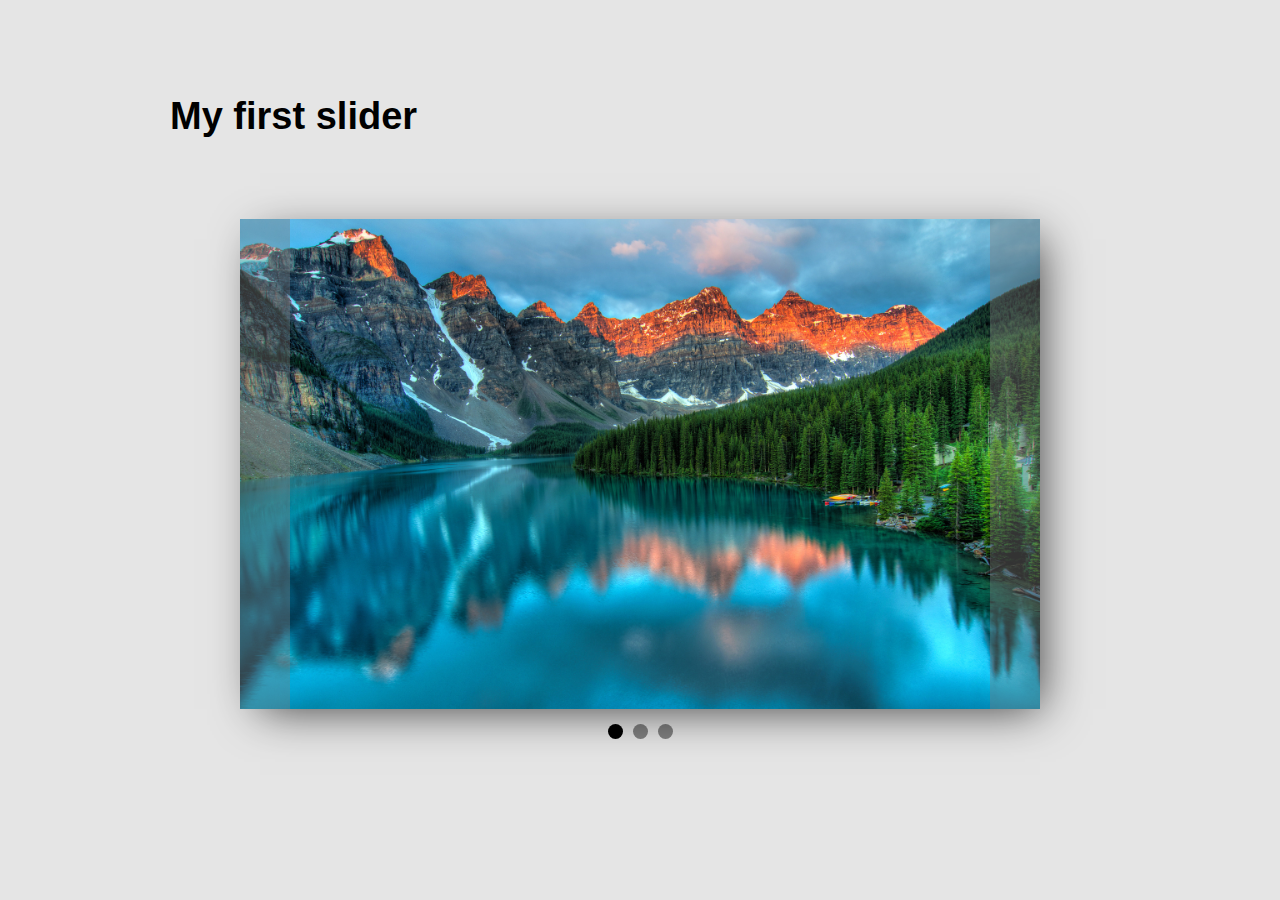
<file: lesson4Guzeev/slider/index.html>
<!DOCTYPE html>
<html lang="en">
<head>
    <meta charset="UTF-8">
    <meta name="viewport" content="width=device-width, initial-scale=1.0">
    <meta http-equiv="X-UA-Compatible" content="ie=edge">
    <title>SLider</title>
    <link rel="stylesheet" href="style.css">
</head>
<body>
    <h1>My first slider</h1>
    <div class="flex-wrapper">
        <div class="slider-wrapper">
            <div class="slide active">
                <img src="img_1.jpg" alt="">
            </div>
            <div class="slide">
                <img src="img_2.jpg" alt="">
            </div>
            <div class="slide">
                <img src="img_3.jpg" alt="">
            </div>
            <div id="btn-prev"></div>
            <div id="btn-next"></div>
        </div>
    </div>
    <div class="dots-wrapper">
        <span class="dot active"></span>
        <span class="dot"></span>
        <span class="dot"></span>
    </div>
    <script src="main.js"></script>
</body>
</html>
</file>
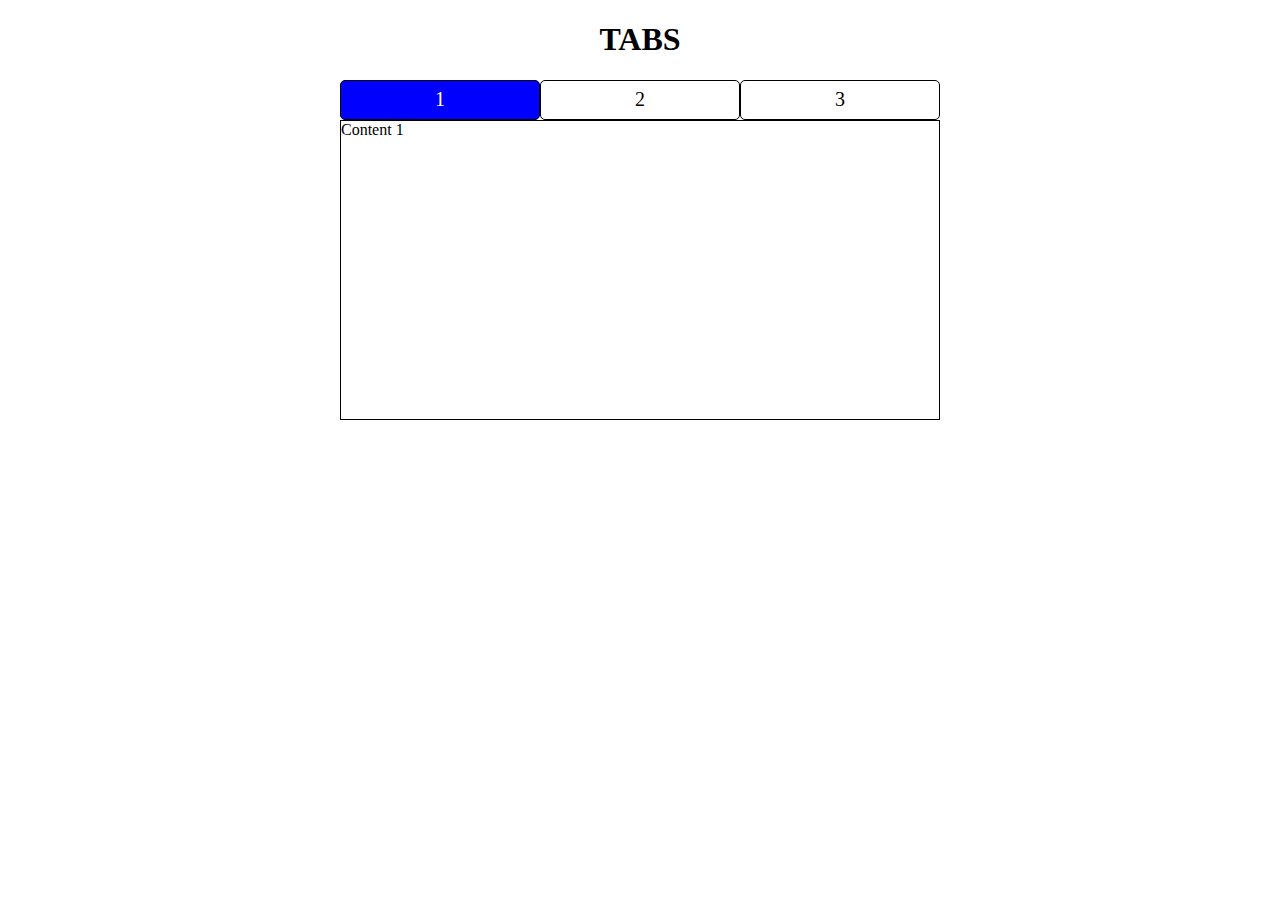
<file: lesson4Guzeev/tabs/index.html>
<!DOCTYPE html>
<html lang="en">
<head>
    <meta charset="UTF-8">
    <meta name="viewport" content="width=device-width, initial-scale=1.0">
    <meta http-equiv="X-UA-Compatible" content="ie=edge">
    <title>2.Tabs</title>
    <link rel="stylesheet" href="style.css">
</head>
<body>
    <h1>TABS</h1>
    <div class="tabs-block-wrapper">
        <div id="tabs">
            <div class="tab-btn active" data-btn="1">1</div>
            <div class="tab-btn" data-btn="2">2</div>
            <div class="tab-btn" data-btn="3">3</div>
        </div>
        <div id="contents">
            <div class="content active" data-content="1">Content 1</div>
            <div class="content" data-content="2">Content 2</div>
            <div class="content" data-content="3">Content 3            
                <h2>TABS-TWO</h2>
                    <div class="block-wrapper">
                    <div id="subtabs">
                        <div class="sub-tab-btn sub-active" data-btn2="1">3.1</div>
                        <div class="sub-tab-btn" data-btn2="2">3.2</div>
                    </div>                         
                    <div id="subcontents">
                        <div class="sub-content sub-active" data-content2="1">Content 3.1</div>
                        <div class="sub-content" data-content2="2">Content 3.2</div>          
                     </div>
                 </div>
            </div>                 
        </div>
        </div>
    <script src="main.js"></script>
</body>
</html>
</file>
<file: Greenshop/css/icons.css>
@font-face {
  font-family: 'icons';
  src:  url('../fonts/icons.eot?j3rgm5');
  src:  url('../fonts/icons.eot?j3rgm5#iefix') format('embedded-opentype'),
    url('../fonts/icons.ttf?j3rgm5') format('truetype'),
    url('../fonts/icons.woff?j3rgm5') format('woff'),
    url('../fonts/icons.svg?j3rgm5#icons') format('svg');
  font-weight: normal;
  font-style: normal;
  font-display: block;
}

[class^="icon-"]::before, [class*=" icon-"]::before {
  /* use !important to prevent issues with browser extensions that change ../fonts */
  font-family: 'icons' !important;
  speak: never;
  font-style: normal;
  font-weight: normal;
  font-variant: normal;
  text-transform: none;
  line-height: 1;

  /* Better Font Rendering =========== */
  -webkit-font-smoothing: antialiased;
  -moz-osx-font-smoothing: grayscale;
}

.icon-arrowRightBL:before {
  content: "\e900";
  font-size: 10px;
}
.icon-arrowSorting:before {
  content: "\e901";
  font-size: 8px;  
}
.icon-badge-bascet:before {
  content: "\e902";
  font-size: 24px;
}
.icon-heart:before {
  content: "\e903";
  font-size: 18px;
}
.icon-basket:before {
  content: "\e904";
  font-size: 20px;
}
.icon-facebook:before {
  content: "\e905";
}
.icon-instagram:before {
  content: "\e906";
}
.icon-linkedin:before {
  content: "\e907";
}
.icon-logo:before {
  content: "\e908";
}
.icon-nextPage:before {
  content: "\e909";
  font-size: 10.5px;
}
.icon-search:before {
  content: "\e90a";
  font-size: 20px;
}
.icon-twitter:before {
  content: "\e90b";
}
.icon-union:before {
  content: "\e90c";
}
</file>
<file: Greenshop/css/main.css>
@charset "UTF-8";
@font-face {
  font-family: "Cera Pro";
  src: local("../fonts/Cera Pro Regular"), local("../fonts/Cera-Pro-Regular"), url("../fonts/CeraPro-Regular.woff2") format("woff2"), url("../fonts/CeraPro-Regular.woff") format("woff"), url("../fonts/CeraPro-Regular.ttf") format("truetype");
  font-weight: 400;
  font-style: normal;
  font-display: swap;
}

@font-face {
  font-family: "Cera Pro";
  src: local("../fonts/Cera Pro Medium"), local("../fonts/Cera-Pro-Medium"), url("../fonts/CeraPro-Medium.woff2") format("woff2"), url("../fonts/CeraPro-Medium.woff") format("woff"), url("../fonts/CeraPro-Medium.ttf") format("truetype");
  font-weight: 500;
  font-style: normal;
  font-display: swap;
}

@font-face {
  font-family: "Cera Pro";
  src: local("../fonts/Cera Pro Bold"), local("../fonts/Cera-Pro-Bold"), url("../fonts/CeraPro-Bold.woff2") format("woff2"), url("../fonts/CeraPro-Bold.woff") format("woff"), url("../fonts/CeraPro-Bold.ttf") format("truetype");
  font-weight: 700;
  font-style: normal;
  font-display: swap;
}

@font-face {
  font-family: "Cera Pro";
  src: local("../fonts/Cera Pro Black"), local("../fonts/Cera-Pro-Black"), url("../fonts/CeraPro-Black.woff2") format("woff2"), url("../fonts/CeraPro-Black.woff") format("woff"), url("../fonts/CeraPro-Black.ttf") format("truetype");
  font-weight: 900;
  font-style: normal;
  font-display: swap;
}

@font-face {
  font-family: "Hanged-Letters";
  src: url("../fonts/Hanged-Letters.eot");
  src: local("☺"), url("../fonts/Hanged-Letters.woff") format("woff"), url("../fonts/Hanged-Letters.ttf") format("truetype"), url("../fonts/Hanged-Letters.svg") format("svg");
  font-weight: normal;
  font-style: normal;
  font-display: swap;
}

*,
*:after,
*:before {
  -webkit-box-sizing: border-box;
          box-sizing: border-box;
}

html,
body {
  font-family: "Cera Pro";
  font-size: 14px;
  line-height: 157%;
  color: #727272;
  font-weight: 400;
  background-color: #fff;
}

body {
  min-width: 320px;
  -webkit-tap-highlight-color: transparent;
  -webkit-text-size-adjust: none;
  text-rendering: optimizeLegibility;
  -webkit-font-smoothing: antialiased;
}

.login-popup {
  display: -webkit-box;
  display: -ms-flexbox;
  display: flex;
  -webkit-box-pack: center;
      -ms-flex-pack: center;
          justify-content: center;
  -webkit-box-align: center;
      -ms-flex-align: center;
          align-items: center;
  min-height: 100%;
  width: 100%;
  padding: 30px 20px;
}

.login-popup__wrap {
  position: fixed;
  top: 0;
  left: 0;
  z-index: 1200;
  background-color: rgba(10, 13, 18, 0.25);
  width: 100%;
  height: 100%;
  opacity: 0;
  visibility: hidden;
  overflow-y: auto;
  overflow-x: hidden;
}

.login-popup__wrap.open {
  visibility: visible;
  opacity: 1;
}

.login-popup__main {
  position: relative;
  padding: 50px 100px;
  background-color: #fff;
  width: 500px;
  opacity: 0;
  -webkit-transition: all 0.3s ease-in-out;
  transition: all 0.3s ease-in-out;
  -webkit-transform: perspective(600px) translate(0, -100%) rotateX(45deg);
          transform: perspective(600px) translate(0, -100%) rotateX(45deg);
}

.login-popup__main.open {
  -webkit-transform: perspective(600px) translate(0, 0) rotateX(0deg);
          transform: perspective(600px) translate(0, 0) rotateX(0deg);
  opacity: 1;
}

.login-popup__main::after {
  position: absolute;
  content: "";
  left: 0;
  bottom: -10px;
  width: 100%;
  height: 10px;
  background-color: #46a358;
}

.login-popup__register-login {
  display: -webkit-box;
  display: -ms-flexbox;
  display: flex;
  -webkit-box-pack: center;
      -ms-flex-pack: center;
          justify-content: center;
  -webkit-box-align: center;
      -ms-flex-align: center;
          align-items: center;
  color: #3d3d3d;
}

.login-popup__tab {
  position: relative;
  font-size: 20px;
  line-height: 80%;
  font-weight: 500;
  padding: 0 10px;
  cursor: pointer;
}

.login-popup__tab:not(:first-child)::before {
  position: absolute;
  content: "|";
  top: 0;
  left: -2px;
}

.login-popup__tab:hover {
  color: #46a358;
}

.login-popup__tab.active {
  color: #46a358;
}

.login-popup__allcontents {
  color: #3d3d3d;
  text-align: center;
}

.login-popup__content {
  display: none;
}

.login-popup__content.active {
  display: block;
}

.login-popup__socials {
  margin-top: 19px;
}

.login-popup__socials > * {
  margin: 8px 0;
}

.login-popup__google, .login-popup__facebook {
  display: -webkit-box;
  display: -ms-flexbox;
  display: flex;
  -webkit-box-align: center;
      -ms-flex-align: center;
          align-items: center;
  width: 100%;
  max-height: 40px;
  padding: 10px 14px;
  font-family: "Cera Pro";
  font-size: 13px;
  line-height: 123%;
  font-weight: 500;
  border: 1px solid #eaeaea;
  border-radius: 5px;
  -webkit-box-pack: center;
      -ms-flex-pack: center;
          justify-content: center;
}

.login-popup__google:hover, .login-popup__facebook:hover {
  border: 1px solid #46a358;
}

.login-popup__google-text, .login-popup__facebook-text {
  padding-left: 10px;
}

.login-popup__close {
  position: absolute;
  top: 11px;
  right: 12px;
  width: 18px;
  height: 18px;
  cursor: pointer;
}

.login-popup__close:hover {
  -webkit-box-shadow: 0 5px 15px 0 rgba(0, 0, 0, 0.3), 0 0 0 1px rgba(0, 0, 0, 0.5);
          box-shadow: 0 5px 15px 0 rgba(0, 0, 0, 0.3), 0 0 0 1px rgba(0, 0, 0, 0.5);
}

.login-popup__close::after, .login-popup__close::before {
  position: absolute;
  content: "";
  width: 100%;
  height: 1px;
  background-color: #46a358;
}

.login-popup__close::after {
  bottom: 8px;
  -webkit-transform: rotate(-45deg);
          transform: rotate(-45deg);
}

.login-popup__close::after:hover {
  background-color: red;
}

.login-popup__close::before {
  top: 9px;
  -webkit-transform: rotate(45deg);
          transform: rotate(45deg);
}

.login-register__input {
  display: -webkit-box;
  display: -ms-flexbox;
  display: flex;
  -webkit-box-align: center;
      -ms-flex-align: center;
          align-items: center;
  width: 100%;
  max-height: 40px;
  padding: 10px 14px;
  font-family: "Cera Pro";
  font-size: 13px;
  line-height: 123%;
  font-weight: 500;
  border: 1px solid #eaeaea;
  border-radius: 5px;
  font-size: 16px;
  line-height: 157%;
  color: #3d3d3d;
  font-weight: 400;
}

.login-register__input:focus {
  outline: none;
  border: 1px solid #46a358;
}

.login-register__input::-webkit-input-placeholder {
  color: #a5a5a5;
  font-size: 14px;
}

.login-register__input:-moz-placeholder {
  color: #a5a5a5;
  font-size: 14px;
}

.login-register__input::-moz-placeholder {
  color: #a5a5a5;
  font-size: 14px;
}

.login-register__input:-ms-input-placeholder {
  color: #a5a5a5;
  font-size: 14px;
}

.login-content__text {
  font-size: 13px;
  line-height: 123%;
  margin-top: 53px;
}

.login-content__form {
  margin-top: 6px;
}

.login-content__form input {
  margin: 8px 0;
}

.login-content__pass-wrap {
  position: relative;
}

.login-content__hide {
  position: absolute;
  top: 13px;
  right: 12px;
  cursor: pointer;
}

.login-content__button {
  display: -webkit-box;
  display: -ms-flexbox;
  display: flex;
  -webkit-box-pack: center;
      -ms-flex-pack: center;
          justify-content: center;
  -webkit-box-align: center;
      -ms-flex-align: center;
          align-items: center;
  border: none;
  min-height: 45px;
  width: 100%;
  border-radius: 5px;
  font-size: 16px;
  line-height: 100%;
  font-weight: 700;
  margin-top: 27px;
}

.login-content__with-wrap {
  margin-top: 46px;
}

.login-content__login-with {
  display: inline-block;
  padding: 0 10px;
  font-size: 13px;
  line-height: 123%;
  background-color: #fff;
}

.login-content__border {
  display: block;
  width: 100%;
  height: 1px;
  margin-top: -12px;
  background-color: #eaeaea;
}

.forgot-password {
  display: -webkit-box;
  display: -ms-flexbox;
  display: flex;
  -webkit-box-pack: end;
      -ms-flex-pack: end;
          justify-content: flex-end;
  color: #46a358;
  margin-top: 14px;
}

.register-content__form {
  margin-top: 6px;
}

.register-content__form input {
  margin: 8px 0;
}

.register-content__pass-wrap {
  position: relative;
}

.shop-main {
  padding: 36px 0 0 0;
}

.shop-main__product {
  display: -webkit-box;
  display: -ms-flexbox;
  display: flex;
  -webkit-box-pack: justify;
      -ms-flex-pack: justify;
          justify-content: space-between;
  margin-top: 45px;
}

.shop-main__slider {
  -webkit-box-flex: 0;
      -ms-flex: 0 1 50%;
          flex: 0 1 50%;
  min-width: 0;
  display: -webkit-box;
  display: -ms-flexbox;
  display: flex;
  -webkit-box-pack: justify;
      -ms-flex-pack: justify;
          justify-content: space-between;
}

.shop-main__description {
  -webkit-box-flex: 0;
      -ms-flex: 0 1 50%;
          flex: 0 1 50%;
  padding-left: 26px;
}

.shop-main__subtitle {
  font-size: 15px;
  line-height: 107%;
  font-weight: 500;
  color: #3d3d3d;
}

.shop-main__card {
  background: #fbfbfb;
  text-align: center;
  margin: 8px 0;
  -webkit-transition: border 0.3s ease-in-out;
  transition: border 0.3s ease-in-out;
  border: 1px solid rgba(70, 163, 88, 0);
  height: 100px;
  width: 100% !important;
}

.shop-main__card:hover {
  border: 1px solid #46a358;
}

.shop-main__slider-img {
  width: 100%;
  height: 100%;
  -o-object-fit: scale-down;
     object-fit: scale-down;
}

.shop-main__card-for {
  position: relative;
  background: #fbfbfb;
  text-align: center;
  vertical-align: middle;
  z-index: 10;
}

.shop-main__img-for {
  width: 90%;
  height: 90%;
  -o-object-fit: contain;
     object-fit: contain;
}

.shop-main__slider-nav {
  min-width: 0;
  height: 100%;
  -webkit-box-flex: 0;
      -ms-flex: 0 1 17.5%;
          flex: 0 1 17.5%;
  margin: -8px 0;
}

.shop-main__slider-nav .slick-track {
  display: block;
}

.shop-main__slider-nav .slick-list {
  overflow-y: hidden;
}

.shop-main__slider-nav .slick-current {
  border-color: #46a358;
}

.shop-main__slider-for {
  padding: 0 26px;
  text-align: center;
  min-width: 0;
  -webkit-box-flex: 0;
      -ms-flex: 0 1 82.5%;
          flex: 0 1 82.5%;
}

.shop-main__slider-search {
  position: absolute;
  top: 13px;
  right: 13px;
  width: 30px;
  height: 30px;
  border-radius: 50%;
  background-color: #fff;
  display: -webkit-box;
  display: -ms-flexbox;
  display: flex;
  -webkit-box-align: center;
      -ms-flex-align: center;
          align-items: center;
  -webkit-box-pack: center;
      -ms-flex-pack: center;
          justify-content: center;
  cursor: pointer;
  z-index: 30;
}

.img-magnifier-glass {
  position: absolute;
  border: 3px solid #000;
  border-radius: 50%;
  cursor: none;
  /*Установите размер стекла лупы:*/
  width: 100px;
  height: 100px;
}

.breadcrumbs {
  margin-left: -10px;
}

.breadcrumbs__item {
  position: relative;
  font-size: 15px;
  line-height: 107%;
  color: #3d3d3d;
  padding: 5px 10px;
}

.breadcrumbs__item:first-child {
  font-weight: 700;
}

.breadcrumbs__item:not(:first-child)::before {
  position: absolute;
  content: "/";
  top: 6px;
  left: -5px;
}

.description__title {
  font-size: 28px;
  line-height: 57%;
  font-weight: 700;
  color: #3d3d3d;
}

.description__price-grade {
  display: -webkit-box;
  display: -ms-flexbox;
  display: flex;
  -webkit-box-align: center;
      -ms-flex-align: center;
          align-items: center;
  -webkit-box-pack: justify;
      -ms-flex-pack: justify;
          justify-content: space-between;
  padding: 13px 0;
  margin-top: 8px;
  border-bottom: 0.3px solid rgba(70, 163, 88, 0.5);
}

.description__short-description {
  margin-top: 15px;
}

.description__info {
  margin-top: 14px;
  font-size: 15px;
  line-height: 107%;
}

.description__share {
  margin-top: 8px;
  display: -webkit-box;
  display: -ms-flexbox;
  display: flex;
  -webkit-box-align: center;
      -ms-flex-align: center;
          align-items: center;
  -ms-flex-wrap: wrap;
      flex-wrap: wrap;
}

.price-grade__price {
  font-size: 22px;
  line-height: 73%;
  font-weight: 700;
  color: #46a358;
}

.price-grade__grade {
  font-size: 15px;
  line-height: 107%;
  color: #3d3d3d;
}

.price-grade__stars-wrap {
  padding: 0 5.5px;
}

.price-grade__review {
  padding-left: 7px;
}

.short-description__content {
  margin-top: 10px;
  line-height: 171%;
}

.form-description__size-amount {
  margin-top: 24px;
}

.size__checkbox {
  margin-top: 11px;
  display: -webkit-box;
  display: -ms-flexbox;
  display: flex;
}

.size__check {
  margin-right: 10px;
  -webkit-user-select: none;
     -moz-user-select: none;
      -ms-user-select: none;
          user-select: none;
}

.size__check-input {
  display: none;
}

.size__check-input:checked + .size__check-label {
  border-color: #46a358;
  font-size: 18px;
  font-weight: 700;
  color: #46a358;
}

.size__check-label {
  display: -webkit-box;
  display: -ms-flexbox;
  display: flex;
  -webkit-box-align: center;
      -ms-flex-align: center;
          align-items: center;
  -webkit-box-pack: center;
      -ms-flex-pack: center;
          justify-content: center;
  width: 28px;
  height: 28px;
  border-radius: 50%;
  border: 1px solid #eaeaea;
  font-weight: 500;
  text-transform: uppercase;
  cursor: pointer;
}

.size__check-label:hover {
  border-color: #46a358;
  font-size: 18px;
  font-weight: 700;
  color: #46a358;
}

.amount {
  display: -webkit-box;
  display: -ms-flexbox;
  display: flex;
  -ms-flex-wrap: wrap;
      flex-wrap: wrap;
  -webkit-box-align: center;
      -ms-flex-align: center;
          align-items: center;
  margin-top: 13px;
}

.amount button:not(:last-child) {
  margin-right: 10px;
}

.amount__counter {
  display: -webkit-inline-box;
  display: -ms-inline-flexbox;
  display: inline-flex;
  -webkit-box-align: center;
      -ms-flex-align: center;
          align-items: center;
  margin-right: 26px;
}

.amount__counter-minus, .amount__counter-plus {
  display: -webkit-inline-box;
  display: -ms-inline-flexbox;
  display: inline-flex;
  -webkit-box-align: center;
      -ms-flex-align: center;
          align-items: center;
  -webkit-box-pack: center;
      -ms-flex-pack: center;
          justify-content: center;
  margin: 10px 0;
  font-size: 28px;
  line-height: 57%;
  color: #fff;
  width: 33px;
  height: 38px;
  border-radius: 29px;
  -webkit-transition: all 0.3s ease-in-out;
  transition: all 0.3s ease-in-out;
  -webkit-user-select: none;
     -moz-user-select: none;
      -ms-user-select: none;
          user-select: none;
  cursor: pointer;
  background: -webkit-gradient(linear, left top, left bottom, from(#46a358), to(rgba(70, 163, 88, 0.8)));
  background: linear-gradient(180deg, #46a358 0%, rgba(70, 163, 88, 0.8) 100%);
}

.amount__counter-minus:hover, .amount__counter-plus:hover {
  background: -webkit-gradient(linear, left top, left bottom, from(#3d8c4c), to(#46a358));
  background: linear-gradient(180deg, #3d8c4c 0%, #46a358 100%);
}

.amount__counter-number {
  display: -webkit-inline-box;
  display: -ms-inline-flexbox;
  display: inline-flex;
  padding: 0 23px;
  width: 20px;
  -webkit-box-pack: center;
      -ms-flex-pack: center;
          justify-content: center;
  font-size: 20px;
  line-height: 50%;
  color: #3d3d3d;
  -webkit-user-select: none;
     -moz-user-select: none;
      -ms-user-select: none;
          user-select: none;
}

.size-amount__button-buy {
  border: none;
  min-height: 40px;
  display: -webkit-inline-box;
  display: -ms-inline-flexbox;
  display: inline-flex;
  -webkit-box-align: center;
      -ms-flex-align: center;
          align-items: center;
  -webkit-box-pack: center;
      -ms-flex-pack: center;
          justify-content: center;
  text-transform: uppercase;
  font-size: 14px;
  line-height: 143%;
  font-weight: 700;
  margin: 10px 0;
  cursor: pointer;
  outline: none;
  -webkit-transition: all 0.3s ease-in-out;
  transition: all 0.3s ease-in-out;
  padding: 5px 32px;
}

.size-amount__button-add {
  border: none;
  min-height: 40px;
  display: -webkit-inline-box;
  display: -ms-inline-flexbox;
  display: inline-flex;
  -webkit-box-align: center;
      -ms-flex-align: center;
          align-items: center;
  -webkit-box-pack: center;
      -ms-flex-pack: center;
          justify-content: center;
  text-transform: uppercase;
  font-size: 14px;
  line-height: 143%;
  font-weight: 700;
  margin: 10px 0;
  cursor: pointer;
  outline: none;
  -webkit-transition: all 0.3s ease-in-out;
  transition: all 0.3s ease-in-out;
  padding: 5px 20px;
  color: #46a358;
  border: 1px solid #46a358;
  border-radius: 6px;
  background-color: #fff;
}

.size-amount__button-add:hover {
  color: #fff;
  background-color: #46a358;
}

.size-amount__button-like {
  border: none;
  min-height: 40px;
  display: -webkit-inline-box;
  display: -ms-inline-flexbox;
  display: inline-flex;
  -webkit-box-align: center;
      -ms-flex-align: center;
          align-items: center;
  -webkit-box-pack: center;
      -ms-flex-pack: center;
          justify-content: center;
  text-transform: uppercase;
  font-size: 14px;
  line-height: 143%;
  font-weight: 700;
  margin: 10px 0;
  cursor: pointer;
  outline: none;
  -webkit-transition: all 0.3s ease-in-out;
  transition: all 0.3s ease-in-out;
  color: #46a358;
  border: 1px solid #46a358;
  border-radius: 6px;
  background-color: #fff;
  width: 40px;
}

.size-amount__button-like:hover {
  color: #fff;
  background-color: #46a358;
}

.size-amount__button-like span {
  display: -webkit-box;
  display: -ms-flexbox;
  display: flex;
  -webkit-box-align: center;
      -ms-flex-align: center;
          align-items: center;
  -webkit-box-pack: center;
      -ms-flex-pack: center;
          justify-content: center;
}

.info__items:not(:last-child) {
  margin-bottom: 10px;
}

.info__item {
  color: #acacac;
}

.share__list {
  display: -webkit-box;
  display: -ms-flexbox;
  display: flex;
  -ms-flex-wrap: wrap;
      flex-wrap: wrap;
  margin-left: 6px;
}

.share__item {
  margin: 5px 0;
}

.share__social-link {
  padding: 5px 10px;
  border-radius: 6px;
  border: 1px solid rgba(61, 61, 61, 0);
  -webkit-transition: border 0.3s ease-in-out;
  transition: border 0.3s ease-in-out;
}

.share__social-link:hover {
  border: 1px solid #3d3d3d;
}

.shop-main__tabs-content {
  margin-top: 82px;
}

.shop-main__tabs {
  display: -webkit-box;
  display: -ms-flexbox;
  display: flex;
  padding: 12px 0;
  cursor: pointer;
  border-bottom: 0.3px solid rgba(70, 163, 88, 0.5);
}

.shop-main__tabs-item {
  font-size: 17px;
  line-height: 94%;
  color: #3d3d3d;
  -webkit-transition: all 0.2s ease-in-out;
  transition: all 0.2s ease-in-out;
}

.shop-main__tabs-item:not(:first-child) {
  margin-left: 30px;
}

.shop-main__tabs-item.active, .shop-main__tabs-item:hover {
  position: relative;
  font-size: 17px;
  font-weight: 700;
  color: #46a358;
}

.shop-main__tabs-item.active::after, .shop-main__tabs-item:hover::after {
  position: absolute;
  content: "";
  background-color: #46a358;
  width: 100%;
  height: 3px;
  left: 0;
  bottom: -12px;
}

.shop-main__content-items {
  margin-top: 18px;
}

.shop-main__content-item {
  display: none;
}

.shop-main__content-item.active {
  display: block;
}

.shop-main__content-text:not(:first-child) {
  margin-top: 18px;
}

.shop-main__content-subtitle {
  display: block;
  line-height: 171%;
  font-weight: 700;
  color: #3d3d3d;
}

.smile-nth {
  font-size: 60px;
  line-height: 120%;
  font-weight: 900;
  color: #46a358;
  max-width: 500px;
  margin: 100px auto;
}

.releted-products {
  margin: 127px 0 200px 0;
}

.releted-products .card {
  max-width: 220px;
  margin: 10px 13px;
  display: -webkit-box;
  display: -ms-flexbox;
  display: flex;
  -webkit-box-orient: vertical;
  -webkit-box-direction: normal;
      -ms-flex-direction: column;
          flex-direction: column;
}

.releted-products .card__badge__link {
  width: 25px;
  height: 25px;
}

.releted-products .card__flower-name {
  -webkit-box-flex: 1;
      -ms-flex: 1 1 auto;
          flex: 1 1 auto;
}

.releted-products .slick-dots {
  bottom: -52px;
}

.releted-products .slick-dots button {
  width: 12px;
  height: 12px;
  background: white;
  border: 1px solid #46a358;
}

.releted-products .slick-active button {
  background: #46a358;
}

.releted-products__title {
  font-size: 17px;
  line-height: 94%;
  font-weight: 700;
  color: #46a358;
  padding-bottom: 12px;
  border-bottom: 0.3px solid rgba(70, 163, 88, 0.5);
}

.releted-products__slider {
  margin-top: 34px;
  position: relative;
}

@media screen and (max-width: 1024px) {
  .shop-main__description {
    padding-left: 10px;
  }
  .shop-main__slider-for {
    padding: 0 10px;
  }
  .releted-products {
    margin: 60px 0 100px 0;
  }
}

@media screen and (max-width: 767px) {
  .shop-main__product {
    -webkit-box-orient: vertical;
    -webkit-box-direction: reverse;
        -ms-flex-direction: column-reverse;
            flex-direction: column-reverse;
  }
  .shop-main__description {
    padding: 0;
    -webkit-box-flex: 0;
        -ms-flex: 0 1 100%;
            flex: 0 1 100%;
  }
  .shop-main__slider {
    margin-top: 15px;
    -webkit-box-orient: vertical;
    -webkit-box-direction: normal;
        -ms-flex-direction: column;
            flex-direction: column;
    -webkit-box-flex: 0;
        -ms-flex: 0 1 100%;
            flex: 0 1 100%;
  }
  .shop-main__slider-for {
    padding: 15px 0;
    -webkit-box-flex: 0;
        -ms-flex: 0 1 100%;
            flex: 0 1 100%;
  }
  .shop-main__tabs-content {
    margin-top: 0;
  }
  .shop-main__card {
    margin: 0 10px;
  }
  .shop-main__slider-nav {
    -webkit-box-flex: 0;
        -ms-flex: 0 1 100%;
            flex: 0 1 100%;
    margin: 0 -10px 15px -10px;
  }
  .shop-main .releted-products {
    margin: 30px 0 60px 0;
  }
  .shop-main .releted-products .slick-dots {
    bottom: -30px;
  }
  .shop-main .shop-main__slider-nav .slick-track {
    display: -webkit-box;
    display: -ms-flexbox;
    display: flex;
  }
}

@media screen and (max-width: 424px) {
  .description__price-grade {
    -webkit-box-orient: vertical;
    -webkit-box-direction: normal;
        -ms-flex-direction: column;
            flex-direction: column;
    -webkit-box-align: start;
        -ms-flex-align: start;
            align-items: flex-start;
  }
  .price-grade__grade {
    margin-top: 15px;
  }
  .smile-nth {
    font-size: 35px;
    margin: 20px auto;
  }
}

.lock {
  overflow: hidden;
}

.container {
  max-width: 1230px;
  padding: 0 15px;
  margin: 0 auto;
}

.flex-wrap {
  display: -webkit-box;
  display: -ms-flexbox;
  display: flex;
  -webkit-box-align: center;
      -ms-flex-align: center;
          align-items: center;
  -webkit-box-pack: justify;
      -ms-flex-pack: justify;
          justify-content: space-between;
}

.overlay,
.sidebar-overlay {
  display: none;
}

.header {
  padding-top: 8px;
}

.header__logo {
  max-width: 150px;
}

.header__logo-nav {
  display: none;
}

.header .logo-img {
  max-width: 100%;
}

.header-wrap {
  border-bottom: 0.3px solid rgba(70, 163, 88, 0.5);
}

.header__nav {
  padding-right: 28px;
}

.header__list {
  display: -webkit-box;
  display: -ms-flexbox;
  display: flex;
  -webkit-box-align: center;
      -ms-flex-align: center;
          align-items: center;
  -ms-flex-wrap: wrap;
      flex-wrap: wrap;
}

.header__item {
  padding: 0 25px;
}

.header__link {
  position: relative;
  display: block;
  padding: 25px 0;
  font-size: 16px;
  line-height: 125.7%;
  color: #3d3d3d;
}

.header__link::after {
  position: absolute;
  content: " ";
  left: 0;
  top: 67px;
  width: 100%;
  height: 3px;
  background-color: rgba(70, 163, 88, 0);
  -webkit-transition: all 0.4s ease;
  transition: all 0.4s ease;
}

.header__link-active {
  font-weight: 700;
}

.header__link-active::after, .header__link:hover::after {
  background-color: #46a358;
}

.burger {
  display: none;
}

.adminpanel {
  display: -webkit-box;
  display: -ms-flexbox;
  display: flex;
  -webkit-box-align: center;
      -ms-flex-align: center;
          align-items: center;
}

.adminpanel__search-input {
  display: block;
  position: absolute;
  -webkit-transform: translateX(-100%);
          transform: translateX(-100%);
  left: 0;
  -webkit-transition: all 0.4s ease-in-out;
  transition: all 0.4s ease-in-out;
  opacity: 0;
  padding: 10px;
  pointer-events: none;
}

.adminpanel__search-input-active {
  opacity: 1;
  pointer-events: auto;
}

.adminpanel__input-burger, .adminpanel__search-input {
  background-color: #fbfbfb;
  border-radius: 6px;
  font-family: "Cera Pro";
  font-size: 14px;
  line-height: 157%;
  color: #3d3d3d;
}

.adminpanel__input-burger {
  width: 100%;
  padding: 5px;
  background-color: #fff;
  border: 1px solid #46a358;
}

.adminpanel__basket {
  position: relative;
}

.adminpanel__search {
  position: relative;
  display: -webkit-box;
  display: -ms-flexbox;
  display: flex;
  -webkit-box-align: center;
      -ms-flex-align: center;
          align-items: center;
}

.adminpanel__search-burger {
  display: none;
}

.adminpanel__button,
.adminpanel .basket-link, .adminpanel__button-burger {
  background-color: #fff;
  outline: none;
  border: none;
  cursor: pointer;
  color: #3d3d3d;
}

.adminpanel__button:hover,
.adminpanel__button .basket-link:hover,
.adminpanel .basket-link:hover,
.adminpanel .basket-link .basket-link:hover, .adminpanel__button-burger:hover,
.adminpanel__button-burger .basket-link:hover {
  color: #46a358;
}

.number-orders {
  position: absolute;
  top: 2px;
  right: -4px;
  display: -webkit-box;
  display: -ms-flexbox;
  display: flex;
  min-width: 16px;
  padding: 0 2px;
  height: 16px;
  border-radius: 50%;
  font-size: 10px;
  line-height: 130%;
  font-weight: 500;
  color: #fff;
  -webkit-box-align: center;
      -ms-flex-align: center;
          align-items: center;
  -webkit-box-pack: center;
      -ms-flex-pack: center;
          justify-content: center;
  text-align: center;
  background-color: #46a358;
  border: 2px solid #ffffff;
}

.login-button {
  width: 100px;
  padding: 8px 0 7px 41px;
  background: url(../img/logout.svg) no-repeat 18.8px 50%;
  font-size: 16px;
  line-height: 126%;
  font-weight: 500;
}

.button {
  background-color: #46a358;
  border-radius: 6px;
  color: #fff;
  -webkit-transition: all 0.3s ease;
  transition: all 0.3s ease;
}

.button:hover {
  background-color: #3d8c4c;
}

.adminpanel > *:not(:first-child) {
  margin-left: 30px;
}

.slider {
  margin-top: 12px;
}

.slider__wrap {
  background-color: #fbfbfb;
  padding-left: 40px;
}

.slider__velcome {
  font-weight: 500;
  line-height: 114%;
  text-transform: uppercase;
  letter-spacing: 1.5px;
}

.slider__title {
  font-size: 70px;
  line-height: 100%;
  font-weight: 900;
  color: #3d3d3d;
  text-transform: uppercase;
  margin-top: 7px;
}

.slider__text {
  margin-top: 5px;
  line-height: 171%;
}

.slider__button {
  display: block;
  font-size: 16px;
  font-weight: 700;
  line-height: 125%;
  text-transform: uppercase;
  width: 140px;
  padding: 11px 5px 9px 5px;
  text-align: center;
  margin-top: 44px;
}

.slider__content {
  -webkit-box-flex: 0;
      -ms-flex: 0 1 46.41666%;
          flex: 0 1 46.41666%;
  padding: 68px 0 85px 0;
}

.slider__foto {
  position: relative;
  max-width: 518px;
}

.slider__big-img {
  width: 100%;
}

.slider__top {
  position: relative;
}

.slick-dots {
  text-align: center;
  width: 100%;
  position: absolute;
  z-index: 10;
  bottom: 17px;
  left: 0;
  line-height: 0;
}

.slick-dots li {
  display: inline-block;
  vertical-align: top;
  margin: 0 4px 0 4px;
}

.slick-dots button {
  display: block;
  font-size: 0;
  width: 8px;
  height: 8px;
  border-radius: 50%;
  background: rgba(70, 163, 88, 0.3);
  border: none;
  padding: 0;
  cursor: pointer;
}

.slick-active button {
  background: #46a358;
}

.color-word {
  color: #46a358;
}

.slider__item[data-slick-index="1"] .color-word {
  color: #6254d9;
}

.slider__item[data-slick-index="1"] .button {
  background-color: #6254d9;
}

.slider__item[data-slick-index="1"] .button:hover {
  background-color: #4b40a9;
}

.slider__item[data-slick-index="2"] .color-word {
  color: #ffbc00;
}

.slider__item[data-slick-index="2"] .button {
  background-color: #ffbc00;
}

.slider__item[data-slick-index="2"] .button:hover {
  background-color: #c9930e;
}

.slick-list {
  overflow: hidden;
}

.slick-track {
  display: -webkit-box;
  display: -ms-flexbox;
  display: flex;
}

.conditions__title {
  font-size: 18px;
  line-height: 88.88888%;
  color: #3d3d3d;
}

.conditions__list {
  padding: 0 0 0 12px;
  margin-top: 11px;
}

.conditions__link {
  padding: 6px 0;
}

.conditions__link:hover {
  color: #46a358;
}

.conditions__item {
  margin: 10px 0;
}

.conditions-position {
  margin-top: 48px;
}

/*--форма расчета--*/
.price-range {
  margin-top: 36px;
}

.price-range__main {
  margin: 29px 0 21px 0;
  max-width: 209px;
}

.price-range__form {
  margin-left: 10px;
}

.price-range__label {
  color: #46a358;
  font-weight: 700;
  font-size: 15px;
}

.price-range__button,
.filters-sidebar {
  display: -webkit-box;
  display: -ms-flexbox;
  display: flex;
  width: 90px;
  padding: 8px 25px;
  -webkit-box-align: center;
      -ms-flex-align: center;
          align-items: center;
  -webkit-box-pack: center;
      -ms-flex-pack: center;
          justify-content: center;
  text-align: center;
  -ms-flex-wrap: wrap;
      flex-wrap: wrap;
  font-family: "Cera Pro";
  border: none;
  font-size: 16px;
  line-height: 125%;
  font-weight: 700;
  margin-top: 16px;
}

.filters-sidebar {
  margin-top: 0;
  display: none;
}

/*--Стилизация price-range слайдера--*/
.noUi-target {
  background-color: rgba(70, 163, 88, 0.2);
  border: none;
  border-radius: 20px;
  -webkit-box-shadow: none;
          box-shadow: none;
  height: 4px;
}

.noUi-connect {
  background-color: #46a358;
}

.noUi-handle {
  -webkit-box-shadow: none;
          box-shadow: none;
  border-radius: 100%;
  border: 3px solid #fff;
  background-color: #46a358;
}

.noUi-horizontal .noUi-handle {
  width: 21px;
  height: 21px;
  top: -8px;
}

.noUi-handle::after,
.noUi-handle::before {
  display: none;
}

.baner {
  width: 100%;
  position: relative;
  background: -webkit-gradient(linear, left top, left bottom, from(rgba(70, 163, 88, 0.1)), to(rgba(70, 163, 88, 0.03)));
  background: linear-gradient(180deg, rgba(70, 163, 88, 0.1) 0%, rgba(70, 163, 88, 0.03) 100%);
}

.baner__super-sale {
  font-family: "Hanged-Letters";
  font-size: 65px;
  line-height: 100%;
  color: #46a358;
  text-align: center;
  padding-top: 18px;
}

.baner__text {
  text-align: center;
  font-size: 23px;
  line-height: 70%;
  text-transform: uppercase;
  font-weight: 700;
  color: #3d3d3d;
  margin-top: 11px;
}

.baner__flower {
  position: relative;
  padding: 0 0 120% 0;
  overflow: hidden;
}

.baner .flower__img {
  position: absolute;
  top: 0;
  left: 0;
  width: 100%;
  height: 100%;
  -o-object-fit: cover;
     object-fit: cover;
}

.baner__circle {
  position: absolute;
  content: "";
  border-radius: 50%;
  background: linear-gradient(145.46deg, rgba(70, 163, 88, 0.3) -46.09%, rgba(70, 163, 88, 0) 103.28%);
}

.baner__item1 {
  width: 15px;
  height: 15px;
  top: 22.33%;
  left: 12.26%;
}

.baner__item2 {
  width: 45px;
  height: 45px;
  bottom: 17.45%;
  right: 5.48%;
}

.baner__item3 {
  width: 22px;
  height: 22px;
  border: 2px solid rgba(70, 163, 88, 0.2);
  bottom: 31.7%;
  left: 5.16%;
  background: none;
  border-radius: 7px;
}

.main {
  margin: 46px 0 0 0;
}

.main__wrap {
  display: -webkit-box;
  display: -ms-flexbox;
  display: flex;
}

.main__page {
  -webkit-box-flex: 0;
      -ms-flex: 0 1 74.16666%;
          flex: 0 1 74.16666%;
  padding-left: 50px;
}

.main__all-plants__item:not(:first-child) {
  margin-left: 40px;
}

.main__sorting {
  color: #3d3d3d;
  font-size: 15px;
  line-height: 106%;
  display: -webkit-box;
  display: -ms-flexbox;
  display: flex;
  -webkit-box-align: center;
      -ms-flex-align: center;
          align-items: center;
}

.main__cards-row {
  display: -webkit-box;
  display: -ms-flexbox;
  display: flex;
  -webkit-box-pack: justify;
      -ms-flex-pack: justify;
          justify-content: space-between;
  -ms-flex-wrap: wrap;
      flex-wrap: wrap;
  margin: 0 -15px;
}

.main__sorting-text {
  display: inline-block;
}

.main__sorting-item {
  display: inline-block;
  position: relative;
}

.main-sorting__link,
.main .sorting__link {
  display: block;
  width: 100%;
}

.main__sidebar {
  padding: 14px 24px 19px 18px;
}

.main__next-page {
  display: -webkit-box;
  display: -ms-flexbox;
  display: flex;
  -webkit-box-pack: end;
      -ms-flex-pack: end;
          justify-content: end;
}

.main__sidebar-wrap {
  width: 100%;
  background-color: #fbfbfb;
}

.sidebar__wrap {
  -webkit-box-flex: 0;
      -ms-flex: 0 1 25.83333%;
          flex: 0 1 25.83333%;
}

.sorting__link {
  padding: 3px 0;
}

/*--общий стиль для темного пункта с размером 15px--*/
.dark-text-style {
  color: #3d3d3d;
  font-size: 15px;
  line-height: 106%;
}

.main-sorting__link:hover,
.sorting__link:hover {
  color: #46a358;
  cursor: pointer;
}

.sorting__list {
  display: none;
  position: absolute;
  width: 100%;
  top: -80px;
  left: 0px;
  background-color: #fff;
  -webkit-box-shadow: 0 5px 15px 0 rgba(0, 0, 0, 0.3), 0 0 0 1px rgba(0, 0, 0, 0.5);
          box-shadow: 0 5px 15px 0 rgba(0, 0, 0, 0.3), 0 0 0 1px rgba(0, 0, 0, 0.5);
  padding: 3px;
  z-index: 10;
}

.show-sorting {
  display: block;
}

.arrow-sorting {
  display: inline-block;
}

.arrow-sorting-move {
  -webkit-transform: rotate(180deg);
          transform: rotate(180deg);
}

.all-plants__list {
  display: -webkit-box;
  display: -ms-flexbox;
  display: flex;
  -ms-flex-wrap: wrap;
      flex-wrap: wrap;
}

.all-plants__item:not(:first-child) {
  margin-left: 40px;
}

.all-plants__link {
  position: relative;
}

.all-plants__link::after {
  position: absolute;
  content: " ";
  width: 100%;
  height: 2px;
  left: 0;
  bottom: -7px;
  background-color: rgba(70, 163, 88, 0);
}

.all-plants__link:hover {
  color: #46a358;
}

.all-plants__link:hover::after {
  background-color: #46a358;
}

/*--общий стиль для зеленого жирного активного пункта--*/
.link-active {
  font-weight: 700;
  color: #46a358;
}

.link-active::after {
  background-color: #46a358;
}

.card {
  position: relative;
  border-top: 1px solid rgba(70, 163, 88, 0);
  -webkit-transition: all 0.3s ease;
  transition: all 0.3s ease;
}

.card-wrapper {
  padding: 0 15px;
  margin: 35px 0;
  -webkit-box-flex: 0;
      -ms-flex: 0 1 33.33333334%;
          flex: 0 1 33.33333334%;
}

.card__foto {
  display: block;
  position: relative;
  padding: 0 0 104% 0;
  overflow: hidden;
}

.card__foto-wrap {
  position: relative;
  background-color: #fbfbfb;
  padding: 5px 0 25px 0;
}

.card__img {
  position: absolute;
  top: 0;
  left: 0;
  -o-object-fit: scale-down;
     object-fit: scale-down;
  width: 100%;
  height: 100%;
}

.card__flower-name {
  font-size: 16px;
  line-height: 100%;
  color: #3d3d3d;
  margin-top: 12px;
}

.card__flower-price {
  display: block;
  font-size: 18px;
  line-height: 88.8888%;
  font-weight: 700;
  margin-top: 6px;
  color: #46a358;
}

.card__badge {
  display: -webkit-box;
  display: -ms-flexbox;
  display: flex;
  -webkit-box-pack: center;
      -ms-flex-pack: center;
          justify-content: center;
  -webkit-box-align: center;
      -ms-flex-align: center;
          align-items: center;
  width: 100%;
}

.card__badge-wrap {
  opacity: 0;
  position: absolute;
  width: 100%;
  bottom: 5px;
  left: 0;
  -webkit-transition: opacity 0.3s ease-in-out;
  transition: opacity 0.3s ease-in-out;
}

.card__badge__link {
  width: 35px;
  height: 35px;
  display: -webkit-box;
  display: -ms-flexbox;
  display: flex;
  -webkit-box-pack: center;
      -ms-flex-pack: center;
          justify-content: center;
  -webkit-box-align: center;
      -ms-flex-align: center;
          align-items: center;
  background-color: #fff;
  color: #3d3d3d;
}

.card__badge__link:not(:first-child) {
  margin-left: 3.86%;
}

.card__badge__link:hover {
  color: #46a358;
}

.card:hover {
  border-top: 1px solid #46a358;
}

.card:hover .card__badge-wrap {
  opacity: 1;
}

.card-sale::before {
  position: absolute;
  z-index: 2;
  top: 14px;
  left: 0;
  content: "13% OFF";
  text-transform: uppercase;
  color: #fff;
  font-size: 16px;
  line-height: 100%;
  font-weight: 500;
  padding: 8px;
  background-color: #46a358;
}

.actual-price {
  padding-right: 16px;
}

.old-price-style {
  font-weight: 400;
  color: #a5a5a5;
}

.next-page__list {
  display: -webkit-box;
  display: -ms-flexbox;
  display: flex;
  margin-top: 65px;
}

.next-page__item {
  margin: 0 5px;
}

.next-page__link {
  display: -webkit-box;
  display: -ms-flexbox;
  display: flex;
  -webkit-box-align: center;
      -ms-flex-align: center;
          align-items: center;
  -webkit-box-pack: center;
      -ms-flex-pack: center;
          justify-content: center;
  width: 35px;
  height: 35px;
  font-size: 18px;
  line-height: 88.9%;
  color: #3d3d3d;
  border: 1px solid #e5e5e5;
  border-radius: 4px;
}

.next-page__link-active, .next-page__link:hover {
  background-color: #46a358;
  color: #fff;
  font-weight: 700;
  border: none;
}

.more__cards {
  margin: 100px -14px 0 -14px;
}

.more__item {
  background-color: #fbfbfb;
  height: 100%;
}

.more__content {
  -webkit-box-flex: 0;
      -ms-flex: 0 1 50.5%;
          flex: 0 1 50.5%;
  text-align: right;
  padding: 37px 30px 37px 0;
}

.more__flower {
  -webkit-box-flex: 0;
      -ms-flex: 0 1 49.5%;
          flex: 0 1 49.5%;
  position: relative;
  margin-top: -60px;
}

.more__img {
  max-width: 100%;
}

.more__title {
  font-size: 18px;
  line-height: 133.3%;
  color: #3d3d3d;
  font-weight: 900;
  text-transform: uppercase;
}

.more__text {
  margin-top: 10px;
  line-height: 171%;
}

.more__button {
  display: -webkit-inline-box;
  display: -ms-inline-flexbox;
  display: inline-flex;
  -webkit-box-pack: center;
      -ms-flex-pack: center;
          justify-content: center;
  -webkit-box-align: center;
      -ms-flex-align: center;
          align-items: center;
  padding: 5px 28px;
  min-height: 40px;
  margin-top: 20px;
}

.more__arrow-right {
  padding-left: 5px;
}

.more__circle-wrap {
  -webkit-box-flex: 0;
      -ms-flex: 0 1 50%;
          flex: 0 1 50%;
  margin: 0 14px;
  padding-top: 60px;
  overflow: hidden;
  position: relative;
}

.more__circle-wrap::before {
  position: absolute;
  content: "";
  bottom: -175px;
  left: -175px;
  width: 256px;
  height: 256px;
  border-radius: 50%;
  border: 1px solid #46a358;
}

.more__circle-wrap::after {
  position: absolute;
  content: "";
  bottom: -183px;
  left: -165px;
  width: 256px;
  height: 256px;
  border-radius: 50%;
  border: 2px solid #46a358;
}

.our-blog {
  padding: 138px 0 80px 0;
}

.our-blog__title {
  font-size: 30px;
  line-height: 53.333%;
  font-weight: 700;
  color: #3d3d3d;
  text-align: center;
}

.our-blog__title-descr {
  margin-top: 15px;
  text-align: center;
}

.our-blog__posts {
  display: -webkit-box;
  display: -ms-flexbox;
  display: flex;
  -webkit-box-pack: justify;
      -ms-flex-pack: justify;
          justify-content: space-between;
  -ms-flex-wrap: wrap;
      flex-wrap: wrap;
  margin: 15px -15px 0 -15px;
  overflow: hidden;
}

.blog-post {
  padding: 0 22px;
  margin: 20px 0;
  -webkit-box-flex: 0;
      -ms-flex: 0 1 25%;
          flex: 0 1 25%;
  display: -webkit-box;
  display: -ms-flexbox;
  display: flex;
  -webkit-box-orient: vertical;
  -webkit-box-direction: normal;
      -ms-flex-direction: column;
          flex-direction: column;
}

.blog-post__img-wrap {
  display: block;
  position: relative;
  padding: 0 0 74% 0;
}

.blog-post__img {
  position: absolute;
  top: 0;
  left: 0;
  -o-object-fit: cover;
     object-fit: cover;
  width: 100%;
  height: 100%;
}

.blog-post__readin::before {
  content: "|";
}

.blog-post__date-wrap {
  color: #46a358;
  font-weight: 500;
  line-height: 114%;
}

.blog-post__title {
  font-size: 20px;
  font-weight: 700;
  line-height: 130%;
  color: #3d3d3d;
}

.blog-post__content-wrap {
  -webkit-box-flex: 1;
      -ms-flex: 1 1 auto;
          flex: 1 1 auto;
  padding: 9px 15px 8px 15px;
  background-color: #fbfbfb;
}

.blog-post__content-wrap > *:not(:first-child) {
  margin-top: 4px;
}

.blog-post__link {
  display: -webkit-inline-box;
  display: -ms-inline-flexbox;
  display: inline-flex;
  padding: 5px 0;
  -webkit-box-align: center;
      -ms-flex-align: center;
          align-items: center;
  color: #3d3d3d;
  font-weight: 500;
  line-height: 114%;
}

.blog-post__link:hover {
  color: #46a358;
}

.blog-post__right-arrow {
  margin-left: 4px;
  padding-top: 2px;
  -webkit-transition: all 0.3s ease-in-out;
  transition: all 0.3s ease-in-out;
}

.blog-post__link:hover .blog-post__right-arrow {
  margin-left: 8px;
}

.footer__care {
  display: -webkit-box;
  display: -ms-flexbox;
  display: flex;
  -webkit-box-pack: center;
      -ms-flex-pack: center;
          justify-content: center;
  -ms-flex-wrap: wrap;
      flex-wrap: wrap;
  padding: 10px 0 23px 0;
  background-color: #fbfbfb;
}

.footer__contacts {
  display: -webkit-box;
  display: -ms-flexbox;
  display: flex;
  -ms-flex-wrap: wrap;
      flex-wrap: wrap;
  padding: 15px 0 9px 0;
  background: rgba(70, 163, 88, 0.1);
}

.footer__contacts > * {
  display: -webkit-box;
  display: -ms-flexbox;
  display: flex;
  -webkit-box-align: center;
      -ms-flex-align: center;
          align-items: center;
  padding: 10px 27px 10px 0;
}

.footer__categories {
  display: -webkit-box;
  display: -ms-flexbox;
  display: flex;
  -ms-flex-wrap: wrap;
      flex-wrap: wrap;
  padding: 15px 0 27px 0;
  background-color: #fbfbfb;
}

.footer__title {
  font-size: 18px;
  line-height: 94%;
  font-weight: 700;
  color: #3d3d3d;
}

.footer__logo {
  padding-left: 26px;
}

.contacts {
  -webkit-box-flex: 0;
      -ms-flex: 0 1 21.41666%;
          flex: 0 1 21.41666%;
}

.contacts__text {
  padding-left: 11px;
  color: #3d3d3d;
}

.contacts__phone {
  padding: 0 25px 0 35px;
}

.care__item {
  padding: 15px 27px 0 26px;
  -webkit-box-flex: 0;
      -ms-flex: 0 1 21.41666%;
          flex: 0 1 21.41666%;
}

.care__item:not(:first-child) {
  border-left: 1px solid rgba(70, 163, 88, 0.1);
}

.care__title {
  font-size: 17px;
  margin-top: 15px;
}

.care__content {
  margin-top: 9px;
}

.care__img-wrap {
  position: relative;
  height: 93px;
  display: -webkit-box;
  display: -ms-flexbox;
  display: flex;
  -webkit-box-align: end;
      -ms-flex-align: end;
          align-items: flex-end;
}

.care__img-wrap::before {
  position: absolute;
  left: -13px;
  bottom: -3px;
  content: "";
  width: 74px;
  height: 74px;
  border-radius: 50%;
  background: rgba(70, 163, 88, 0.13);
}

.newsletters {
  -webkit-box-flex: 0;
      -ms-flex: 0 1 35.75%;
          flex: 0 1 35.75%;
  padding: 27px 25px 0 36px;
}

.newsletters__form {
  display: -webkit-box;
  display: -ms-flexbox;
  display: flex;
  -webkit-box-align: center;
      -ms-flex-align: center;
          align-items: center;
  -webkit-box-shadow: 0px 0px 20px rgba(0, 0, 0, 0.06);
          box-shadow: 0px 0px 20px rgba(0, 0, 0, 0.06);
}

.newsletters__input {
  -webkit-box-flex: 1;
      -ms-flex: 1 1 auto;
          flex: 1 1 auto;
  font-family: "Cera Pro";
  font-size: 14px;
  line-height: 114%;
  font-weight: 400;
  color: #acacac;
  min-height: 40px;
  padding: 12px 11px 12px 11px;
  background: #fff;
  border-radius: 6px 0 0 6px;
  border-right: none;
}

.newsletters__button {
  display: -webkit-box;
  display: -ms-flexbox;
  display: flex;
  -webkit-box-align: center;
      -ms-flex-align: center;
          align-items: center;
  -webkit-box-pack: center;
      -ms-flex-pack: center;
          justify-content: center;
  text-align: center;
  min-height: 40px;
  padding: 5px 25px;
  border: none;
  font-size: 18px;
  font-weight: 700;
  line-height: 89%;
  border-radius: 0 6px 6px 0;
}

.newsletters__content {
  font-size: 13px;
  line-height: 169%;
}

.newsletters > *:not(:first-child) {
  margin-top: 18px;
}

.categories {
  padding: 17px 27px 0 26px;
  -webkit-box-flex: 0;
      -ms-flex: 0 1 21.41666%;
          flex: 0 1 21.41666%;
}

.categories__title {
  cursor: pointer;
}

.categories__list {
  margin-top: 8px;
}

.categories__item {
  margin: 6px 0;
}

.categories__link {
  color: #727272;
  padding: 6px 0;
  -webkit-transition: all 0.3s ease-in-out;
  transition: all 0.3s ease-in-out;
}

.categories__link:hover {
  font-weight: 700;
  color: #46a358;
}

.media {
  -webkit-box-flex: 0;
      -ms-flex: 0 1 35.75%;
          flex: 0 1 35.75%;
  padding: 17px 25px 0 36px;
}

.media__we-accept {
  margin-top: 33px;
}

.social__icons {
  display: -webkit-box;
  display: -ms-flexbox;
  display: flex;
  -webkit-box-align: center;
      -ms-flex-align: center;
          align-items: center;
  -ms-flex-wrap: wrap;
      flex-wrap: wrap;
  margin-top: 20px;
}

.social__item:not(:first-child) {
  margin-left: 10px;
}

.social__link {
  display: -webkit-box;
  display: -ms-flexbox;
  display: flex;
  -webkit-box-align: center;
      -ms-flex-align: center;
          align-items: center;
  -webkit-box-pack: center;
      -ms-flex-pack: center;
          justify-content: center;
  text-align: center;
  width: 35px;
  height: 35px;
  border: 1px solid rgba(70, 163, 88, 0.2);
  border-radius: 4px;
  -webkit-transition: all 0.3s ease-in-out;
  transition: all 0.3s ease-in-out;
  color: rgba(70, 163, 88, 0.6);
}

.social__link:hover {
  color: #46a358;
  border: 1px solid #46a358;
}

.we-accept__credit-cards {
  margin-top: 13px;
  max-width: 224px;
  max-height: 26px;
}

.we-accept__img {
  width: 100%;
}

.footer__allrights {
  padding: 7px 0 13px 0;
}

.allrights__content {
  line-height: 214%;
  color: #3d3d3d;
  text-align: center;
}

@media screen and (max-width: 1090px) {
  .header__nav {
    padding-right: 60px;
  }
  .header__item {
    padding: 0 15px;
  }
  .card-sale::before {
    font-size: 14px;
    padding: 6px;
  }
}

@media screen and (max-width: 1024px) {
  .header-wrap {
    padding: 25px 0;
  }
  .header__logo {
    -webkit-box-flex: 0;
        -ms-flex: 0 1 45%;
            flex: 0 1 45%;
  }
  .header .adminpanel {
    padding-left: 100px;
    -webkit-box-flex: 0;
        -ms-flex: 0 1 45%;
            flex: 0 1 45%;
  }
  .header .overlay, .header__nav {
    position: fixed;
    top: 0;
    left: -300%;
    height: 100%;
    z-index: 1050;
    padding: 0;
  }
  .header .overlay {
    width: 100%;
    overflow: hidden;
    background: rgba(61, 61, 61, 0.5);
  }
  .header .overlay.active {
    display: block;
    left: 0;
  }
  .header__nav {
    width: 50%;
    overflow-y: auto;
    min-width: 300px;
    padding: 29px 10px;
    background-color: #fbfbfb;
    -webkit-transition: all 0.4s ease-in-out;
    transition: all 0.4s ease-in-out;
  }
  .header__nav.active {
    height: 120%;
    left: 0;
  }
  .header .header__logo-nav {
    display: block;
    padding-bottom: 28px;
    border-bottom: 2px solid rgba(70, 163, 88, 0.5);
  }
  .header__list {
    padding: 20px 0;
    -webkit-box-orient: vertical;
    -webkit-box-direction: normal;
        -ms-flex-direction: column;
            flex-direction: column;
    -webkit-box-align: start;
        -ms-flex-align: start;
            align-items: flex-start;
    -webkit-transition: all 0.5s ease-in-out;
    transition: all 0.5s ease-in-out;
    border-bottom: 2px solid rgba(70, 163, 88, 0.5);
  }
  .header__link {
    color: #3d8c4c;
    display: block;
    padding: 15px 10px;
    font-size: 20px;
  }
  .header__link:hover {
    -webkit-box-shadow: 0 5px 15px 0 rgba(0, 0, 0, 0.3), 0 0 0 1px rgba(0, 0, 0, 0.5);
            box-shadow: 0 5px 15px 0 rgba(0, 0, 0, 0.3), 0 0 0 1px rgba(0, 0, 0, 0.5);
    font-weight: 700;
  }
  .header__link::after {
    display: none;
  }
  .header__item {
    width: 100%;
  }
  .burger {
    -webkit-box-flex: 0;
        -ms-flex: 0 1 auto;
            flex: 0 1 auto;
    display: inline-block;
    width: 35px;
    height: 29px;
    position: relative;
    z-index: 1100;
    -webkit-transition: all 0.3s ease-in-out;
    transition: all 0.3s ease-in-out;
    cursor: pointer;
  }
  .burger span {
    background-color: #46a358;
    position: absolute;
    width: 100%;
    height: 3px;
    left: 0;
    top: 13px;
    -webkit-transition: all 0.3s ease 0s;
    transition: all 0.3s ease 0s;
  }
  .burger::after, .burger::before {
    content: "";
    position: absolute;
    left: 0;
    height: 3px;
    width: 100%;
    background-color: #46a358;
    -webkit-transition: all 0.3s ease-in-out;
    transition: all 0.3s ease-in-out;
  }
  .burger::after {
    bottom: 0;
  }
  .burger::before {
    top: 0;
  }
  .burger.active span {
    -webkit-transform: scale(0);
            transform: scale(0);
  }
  .burger.active::before {
    -webkit-transform: rotate(45deg);
            transform: rotate(45deg);
    top: 11px;
  }
  .burger.active::after {
    -webkit-transform: rotate(-45deg);
            transform: rotate(-45deg);
    bottom: 15px;
  }
  .next-page__list {
    margin-top: 35px;
  }
  .all-plants__item:not(:first-child) {
    margin-left: 25px;
  }
  .main__page {
    padding-left: 20px;
  }
  .more__cards {
    -webkit-box-orient: vertical;
    -webkit-box-direction: normal;
        -ms-flex-direction: column;
            flex-direction: column;
    margin-top: 50px;
  }
  .card__badge__link {
    width: 25px;
    height: 25px;
  }
  .more__circle-wrap {
    -webkit-box-flex: 1;
        -ms-flex: 1 1 100%;
            flex: 1 1 100%;
  }
  .our-blog {
    padding: 90px 0 50px;
  }
  .blog-post {
    -webkit-box-flex: 0;
        -ms-flex: 0 1 50%;
            flex: 0 1 50%;
    margin-top: 20px;
  }
  .care__item {
    -webkit-box-flex: 0;
        -ms-flex: 0 1 33.3333%;
            flex: 0 1 33.3333%;
  }
  .newsletters {
    -webkit-box-flex: 0;
        -ms-flex: 0 1 60%;
            flex: 0 1 60%;
  }
  .contacts {
    padding: 10px 27px 10px 27px;
    -webkit-box-flex: 0;
        -ms-flex: 0 1 50%;
            flex: 0 1 50%;
  }
  .categories {
    -webkit-box-flex: 0;
        -ms-flex: 0 1 33.3333%;
            flex: 0 1 33.3333%;
    -webkit-box-pack: center;
        -ms-flex-pack: center;
            justify-content: center;
    text-align: center;
  }
  .media {
    -webkit-box-flex: 0;
        -ms-flex: 0 1 100%;
            flex: 0 1 100%;
    text-align: center;
    padding: 20px 8px 0 8px;
  }
  .social__icons {
    display: -webkit-box;
    display: -ms-flexbox;
    display: flex;
    -webkit-box-pack: center;
        -ms-flex-pack: center;
            justify-content: center;
  }
  .we-accept__credit-cards {
    margin: 13px auto 0 auto;
  }
  .slider__title {
    font-size: 50px;
  }
}

@media screen and (max-width: 767px) {
  .header .adminpanel {
    -webkit-box-flex: 0;
        -ms-flex: 0 1 25%;
            flex: 0 1 25%;
    padding-left: 0;
  }
  .header .adminpanel__search {
    display: none;
  }
  .header .adminpanel__search-burger {
    display: -webkit-box;
    display: -ms-flexbox;
    display: flex;
    margin-top: 38px;
  }
  .header__logo {
    -webkit-box-flex: 0;
        -ms-flex: 0 1 50%;
            flex: 0 1 50%;
  }
  .adminpanel > *:not(:first-child) {
    margin-left: 15px;
  }
  .burger {
    margin-left: 15px;
  }
  .login-button {
    height: 35px;
    width: 35px;
    padding: 0 15px;
    background: url(../img/logout.svg) no-repeat 50% 50%;
    background-color: #46a358;
  }
  .login-button span {
    display: none;
  }
  .slider__wrap {
    -webkit-box-orient: vertical;
    -webkit-box-direction: normal;
        -ms-flex-direction: column;
            flex-direction: column;
    padding: 20px 0;
  }
  .slider__content {
    -webkit-box-flex: 0;
        -ms-flex: 0 1 100%;
            flex: 0 1 100%;
    padding: 30px 15px;
  }
  .slider__title {
    font-size: 45px;
  }
  .slider__button {
    margin-top: 20px;
  }
  .sidebar__wrap,
  .sidebar-overlay {
    position: fixed;
    left: -200%;
    bottom: 0;
    top: 0;
    height: 100%;
    z-index: 30;
  }
  .sidebar__wrap {
    display: -webkit-box;
    display: -ms-flexbox;
    display: flex;
    width: 60%;
    min-width: 280px;
    -webkit-transition: all 0.3s ease-in-out;
    transition: all 0.3s ease-in-out;
  }
  .sidebar__wrap.active {
    left: 0;
  }
  .sidebar-overlay {
    width: 100%;
    background: rgba(61, 61, 61, 0.5);
  }
  .sidebar-overlay.active {
    display: block;
    left: 0;
  }
  .sidebar__wrap-close {
    position: relative;
    display: inline-block;
    width: 40px;
    height: 35px;
    background-color: red;
    z-index: 50;
  }
  .sidebar__wrap-close::after, .sidebar__wrap-close::before {
    content: "";
    position: absolute;
    left: 0;
    height: 3px;
    width: 100%;
    background-color: #fff;
  }
  .sidebar__wrap-close::before {
    -webkit-transform: rotate(45deg);
            transform: rotate(45deg);
    top: 16px;
  }
  .sidebar__wrap-close::after {
    -webkit-transform: rotate(-45deg);
            transform: rotate(-45deg);
    bottom: 16px;
  }
  .main__page {
    padding: 0;
    -webkit-box-flex: 0;
        -ms-flex: 0 1 100%;
            flex: 0 1 100%;
  }
  .main__sorting {
    display: -webkit-box;
    display: -ms-flexbox;
    display: flex;
    -webkit-box-flex: 0;
        -ms-flex: 0 1 100%;
            flex: 0 1 100%;
    -webkit-box-pack: justify;
        -ms-flex-pack: justify;
            justify-content: space-between;
  }
  .main__sidebar-wrap {
    overflow: auto;
    height: 100%;
  }
  .card-wrapper {
    -webkit-box-flex: 0;
        -ms-flex: 0 1 50%;
            flex: 0 1 50%;
    margin: 20px 0;
  }
  .more__cards {
    margin: 20px 0 0 0;
  }
  .more__circle-wrap {
    margin: 0 15px;
    width: 100%;
    padding-top: 30px;
  }
  .more__item {
    -webkit-box-orient: vertical;
    -webkit-box-direction: reverse;
        -ms-flex-direction: column-reverse;
            flex-direction: column-reverse;
  }
  .more__content {
    text-align: center;
    padding: 20px 20px;
  }
  .more__flower {
    margin-top: 15px;
  }
  .more__content br {
    display: none;
  }
  .blog-post {
    -webkit-box-flex: 0;
        -ms-flex: 0 1 100%;
            flex: 0 1 100%;
    padding: 0;
    margin: 10px 0;
  }
  .our-blog__posts {
    margin: 15px 0 0 0;
  }
  .care__item {
    -webkit-box-flex: 0;
        -ms-flex: 0 1 100%;
            flex: 0 1 100%;
    padding: 15px 15px 0 15px;
    text-align: center;
  }
  .care__item:not(:first-child) {
    border-left: none;
  }
  .care__img-wrap {
    -webkit-box-pack: center;
        -ms-flex-pack: center;
            justify-content: center;
  }
  .care__img-wrap::before {
    left: 40%;
  }
  .newsletters {
    -webkit-box-flex: 0;
        -ms-flex: 0 1 100%;
            flex: 0 1 100%;
    padding: 27px 15px 0 15px;
  }
  .newsletters__form {
    max-width: 450px;
  }
  .contacts {
    -webkit-box-flex: 0;
        -ms-flex: 0 1 100%;
            flex: 0 1 100%;
    padding: 10px 15px;
  }
  .categories {
    padding: 17px 8px 0 8px;
  }
  .categories__list {
    display: block;
  }
  .filters-sidebar {
    display: -webkit-inline-box;
    display: -ms-inline-flexbox;
    display: inline-flex;
    -webkit-box-flex: 0;
        -ms-flex: 0 1 auto;
            flex: 0 1 auto;
  }
  .navs-wrap {
    -webkit-box-orient: vertical;
    -webkit-box-direction: reverse;
        -ms-flex-direction: column-reverse;
            flex-direction: column-reverse;
    -webkit-box-align: stretch;
        -ms-flex-align: stretch;
            align-items: stretch;
  }
  .all-plants {
    padding-top: 15px;
    -webkit-box-flex: 0;
        -ms-flex: 0 1 100%;
            flex: 0 1 100%;
  }
}

@media screen and (max-width: 550px) {
  .footer__categories {
    -webkit-box-orient: vertical;
    -webkit-box-direction: normal;
        -ms-flex-direction: column;
            flex-direction: column;
    -webkit-box-pack: center;
        -ms-flex-pack: center;
            justify-content: center;
  }
  .categories__list {
    display: none;
  }
  .categories__list.active {
    display: block;
  }
  .categories__title {
    display: inline-block;
    padding-right: 25px;
    position: relative;
  }
  .categories__title.active {
    color: #46a358;
  }
  .categories__title::before, .categories__title::after {
    position: absolute;
    content: "";
    top: 5px;
    width: 10px;
    height: 2px;
    background-color: #3d3d3d;
    -webkit-transition: all 0.3s ease-in-out;
    transition: all 0.3s ease-in-out;
  }
  .categories__title::before {
    -webkit-transform: rotate(-45deg);
            transform: rotate(-45deg);
    right: 0;
  }
  .categories__title.active::before {
    -webkit-transform: rotate(45deg);
            transform: rotate(45deg);
    background-color: #46a358;
  }
  .categories__title::after {
    -webkit-transform: rotate(45deg);
            transform: rotate(45deg);
    right: 7px;
  }
  .categories__title.active::after {
    -webkit-transform: rotate(-45deg);
            transform: rotate(-45deg);
    background-color: #46a358;
  }
  .login-popup__main {
    padding: 30px 50px;
  }
}

@media screen and (max-width: 460px) {
  .header__nav {
    width: 100%;
  }
}

@media screen and (max-width: 424px) {
  .categories {
    -webkit-box-flex: 0;
        -ms-flex: 0 1 100%;
            flex: 0 1 100%;
  }
  .slider__title {
    font-size: 35px;
  }
  .login-popup__main {
    padding: 30px 20px;
  }
}

@media screen and (max-width: 374px) {
  .card-wrapper {
    -webkit-box-flex: 0;
        -ms-flex: 0 1 80%;
            flex: 0 1 80%;
  }
  .main__cards-row {
    -webkit-box-pack: center;
        -ms-flex-pack: center;
            justify-content: center;
  }
  .card-sale::before {
    font-size: 16px;
    padding: 8px;
  }
  .care__img-wrap::before {
    left: 38%;
  }
}
</file>
<file: Portfolio/css/main.css>
@font-face {
  font-family: "Gilroy";
  src: url("../fonts/../fonts/Gilroy-Medium.eot");
  src: url("../fonts/Gilroy-Medium.eot?#iefix") format("embedded-opentype"), url("../fonts/Gilroy-Medium.woff") format("woff"), url("../fonts/Gilroy-Medium.ttf") format("truetype");
  font-weight: 500;
  font-style: normal;
}

@font-face {
  font-family: "Gilroy";
  src: url("../fonts/Gilroy-Bold.eot");
  src: url("../fonts/Gilroy-Bold.eot?#iefix") format("embedded-opentype"), url("../fonts/Gilroy-Bold.woff") format("woff"), url("../fonts/Gilroy-Bold.ttf") format("truetype");
  font-weight: 700;
  font-style: normal;
}

*,
*:after,
*:before {
  -webkit-box-sizing: border-box;
          box-sizing: border-box;
}

html,
body {
  font-family: "Gilroy", sans-serif;
  font-size: 18px;
  color: #070707;
  line-height: 124%;
  font-weight: 500;
  background-color: #fff;
}

body {
  position: relative;
  min-width: 320px;
  -webkit-tap-highlight-color: transparent;
  -webkit-text-size-adjust: none;
  text-rendering: optimizeLegibility;
  -webkit-font-smoothing: antialiased;
}

.container {
  max-width: 990px;
  padding: 0 15px;
  margin: 0 auto;
}

.header {
  position: fixed;
  top: 0;
  left: 0;
  background-color: #fff;
  width: 100%;
  z-index: 30;
  min-height: 90px;
}

.header__menu {
  display: -webkit-box;
  display: -ms-flexbox;
  display: flex;
  -webkit-box-pack: justify;
      -ms-flex-pack: justify;
          justify-content: space-between;
  -webkit-box-align: center;
      -ms-flex-align: center;
          align-items: center;
  -ms-flex-wrap: wrap;
      flex-wrap: wrap;
  padding: 17px 0;
  border-bottom: 1px solid #828282;
}

.header__link {
  position: relative;
  display: block;
  padding: 15px;
  color: #828282;
  font-weight: 700;
  -webkit-transition: color 0.2s ease-in-out;
  transition: color 0.2s ease-in-out;
}

.header__link::after {
  position: absolute;
  content: "";
  width: 100%;
  height: 2px;
  left: 0;
  bottom: -17px;
  background: rgba(89, 88, 88, 0);
  -webkit-transition: all 0.2s ease-in-out;
  transition: all 0.2s ease-in-out;
}

.header__link:hover {
  color: #595858;
}

.header__link:hover::after {
  background: #595858;
}

.im {
  padding: 120px 0 80px 0;
}

.im__name {
  font-size: 2.63rem;
  font-weight: 700;
  line-height: 124%;
  text-transform: uppercase;
}

.im__content {
  display: -webkit-box;
  display: -ms-flexbox;
  display: flex;
  -webkit-box-pack: justify;
      -ms-flex-pack: justify;
          justify-content: space-between;
  -webkit-box-align: center;
      -ms-flex-align: center;
          align-items: center;
}

.im__foto {
  max-width: 400px;
}

.im__img {
  width: 100%;
  height: 100%;
}

.im__who {
  padding: 30px;
}

.im__text {
  margin-top: 20px;
}

.burger {
  display: none;
}

.about {
  padding: 100px 0;
  background-color: #f6f6f6;
}

.about__content {
  margin-top: 25px;
}

.subtitle {
  font-size: 1.8889rem;
  line-height: 124%;
  font-weight: 700;
  text-align: center;
}

.content__text {
  margin-top: 20px;
}

.content__img {
  display: block;
  margin: 15px auto 0 auto;
  width: 94px;
  height: 110px;
}

.content__elem {
  margin-top: 25px;
}

.content__text-item {
  padding-left: 20px;
  position: relative;
  background: url(../img/check.svg) no-repeat left 50%;
}

.content__text-item:not(:first-child) {
  margin-top: 10px;
}

.content__subtitle {
  text-align: center;
}

.education {
  padding: 100px 0;
}

.education__items {
  display: -webkit-box;
  display: -ms-flexbox;
  display: flex;
  margin: 20px -15px 0 -15px;
}

.education__text {
  margin-top: 20px;
}

.education__certificate {
  position: absolute;
  top: 0;
  left: 0;
  width: 100%;
  height: 100%;
  display: -webkit-box;
  display: -ms-flexbox;
  display: flex;
  -webkit-box-align: center;
      -ms-flex-align: center;
          align-items: center;
  -webkit-box-pack: center;
      -ms-flex-pack: center;
          justify-content: center;
  background: rgba(79, 76, 72, 0.7);
  -webkit-transition: all 0.5s ease-in-out;
  transition: all 0.5s ease-in-out;
  opacity: 0;
  visibility: hidden;
  cursor: pointer;
}

.education__item {
  position: relative;
  -webkit-box-flex: 0;
      -ms-flex: 0 1 50%;
          flex: 0 1 50%;
  margin: 0 15px;
}

.education__item:hover .education__certificate {
  opacity: 1;
  visibility: visible;
}

.education__img {
  width: 100%;
  height: 100%;
}

.certificate-link {
  display: -webkit-inline-box;
  display: -ms-inline-flexbox;
  display: inline-flex;
  -ms-flex-wrap: wrap;
      flex-wrap: wrap;
  min-height: 45px;
  padding: 5px 15px;
  -webkit-box-align: center;
      -ms-flex-align: center;
          align-items: center;
  -webkit-box-pack: center;
      -ms-flex-pack: center;
          justify-content: center;
  text-align: center;
  font-weight: 700;
  -webkit-transition: all 0.3s ease-in-out;
  transition: all 0.3s ease-in-out;
  border-radius: 8px;
  color: #fff;
  background-color: #ff9428;
}

.certificate-link:hover {
  background-color: #df8122;
}

.portfolio {
  padding: 100px 0;
  background-color: #f6f6f6;
}

.portfolio__items {
  margin-top: 20px;
  display: -webkit-box;
  display: -ms-flexbox;
  display: flex;
  -webkit-box-orient: vertical;
  -webkit-box-direction: normal;
      -ms-flex-direction: column;
          flex-direction: column;
}

.portfolio__screen {
  -webkit-box-flex: 0;
      -ms-flex: 0 1 50%;
          flex: 0 1 50%;
  -webkit-transition: all 0.7s ease-in-out;
  transition: all 0.7s ease-in-out;
  -webkit-filter: grayscale(0);
          filter: grayscale(0);
}

.portfolio__screen:hover {
  -webkit-filter: saturate(200%);
          filter: saturate(200%);
}

.portfolio__content {
  -webkit-box-flex: 0;
      -ms-flex: 0 1 50%;
          flex: 0 1 50%;
  padding: 15px;
}

.portfolio__img {
  -o-object-fit: scale-down;
     object-fit: scale-down;
  width: 100%;
  height: 100%;
}

.portfolio__work {
  display: -webkit-box;
  display: -ms-flexbox;
  display: flex;
  -webkit-box-align: center;
      -ms-flex-align: center;
          align-items: center;
}

.portfolio__work:not(:first-child) {
  margin-top: 15px;
}

.portfolio__work:nth-child(odd) .portfolio__content {
  -webkit-box-ordinal-group: 0;
      -ms-flex-order: -1;
          order: -1;
}

.portfolio__button {
  display: -webkit-inline-box;
  display: -ms-inline-flexbox;
  display: inline-flex;
  -ms-flex-wrap: wrap;
      flex-wrap: wrap;
  min-height: 45px;
  padding: 5px 15px;
  -webkit-box-align: center;
      -ms-flex-align: center;
          align-items: center;
  -webkit-box-pack: center;
      -ms-flex-pack: center;
          justify-content: center;
  text-align: center;
  font-weight: 700;
  -webkit-transition: all 0.3s ease-in-out;
  transition: all 0.3s ease-in-out;
  border-radius: 8px;
  background-color: #828282;
  color: #fff;
  margin-top: 10px;
}

.portfolio__button:hover {
  background-color: #595858;
}

.footer__contacts {
  padding: 70px 0;
}

.footer__contacts > *:not(:first-child) {
  margin-top: 20px;
}

.footer__credits {
  background-color: #f6f6f6;
  padding: 25px 0;
}

.footer__credits-content {
  text-align: center;
}

.contacts__text {
  text-align: center;
}

.contacts__wrap {
  display: -webkit-box;
  display: -ms-flexbox;
  display: flex;
  -webkit-box-pack: center;
      -ms-flex-pack: center;
          justify-content: center;
  -webkit-box-align: center;
      -ms-flex-align: center;
          align-items: center;
}

.contacts__social {
  display: -webkit-box;
  display: -ms-flexbox;
  display: flex;
  -ms-flex-wrap: wrap;
      flex-wrap: wrap;
  -webkit-box-align: center;
      -ms-flex-align: center;
          align-items: center;
  padding: 0 15px;
}

.contacts__social a {
  padding-left: 10px;
  color: inherit;
}

.contacts__social a:hover {
  color: #595858;
}

@media screen and (max-width: 860px) {
  body.lock {
    overflow: hidden;
  }
  .menu__overlay {
    position: absolute;
    top: 0;
    left: 0;
    background: rgba(79, 76, 72, 0.7);
    width: 100%;
    height: 100vh;
    z-index: 35;
    display: none;
  }
  .menu__overlay.active {
    display: block;
  }
  .header__menu {
    position: absolute;
    top: 0;
    left: -100%;
    padding: 20px;
    background-color: #fff;
    -webkit-box-orient: vertical;
    -webkit-box-direction: normal;
        -ms-flex-direction: column;
            flex-direction: column;
    -webkit-box-align: start;
        -ms-flex-align: start;
            align-items: flex-start;
    -webkit-box-pack: start;
        -ms-flex-pack: start;
            justify-content: flex-start;
    width: 70%;
    height: 100vh;
    z-index: 50;
    -webkit-transition: all 0.3s ease-in-out;
    transition: all 0.3s ease-in-out;
    overflow: auto;
  }
  .header__menu.active {
    left: 0;
  }
  .header__item {
    width: 100%;
  }
  .header__link {
    display: block;
    padding-left: 0;
    width: 100%;
  }
  .header__link::after {
    bottom: 0;
  }
  .burger {
    display: inline-block;
    position: relative;
    float: right;
    top: 30px;
    right: 0;
    width: 30px;
    height: 24px;
    z-index: 100;
    cursor: pointer;
  }
  .burger::after, .burger::before,
  .burger span {
    position: absolute;
    content: "";
    left: 0;
    width: 100%;
    height: 2px;
    background-color: #f8b41b;
    -webkit-transition: all 0.3s ease-in-out;
    transition: all 0.3s ease-in-out;
  }
  .burger::after {
    top: 0;
  }
  .burger::before {
    bottom: 0;
  }
  .burger span {
    top: 11px;
  }
  .burger.active::after {
    -webkit-transform: rotate(-45deg);
            transform: rotate(-45deg);
    top: 11px;
  }
  .burger.active::before {
    -webkit-transform: rotate(45deg);
            transform: rotate(45deg);
    bottom: 11px;
  }
  .burger.active span {
    -webkit-transform: scale(0);
            transform: scale(0);
  }
  .portfolio__work {
    -webkit-box-orient: vertical;
    -webkit-box-direction: normal;
        -ms-flex-direction: column;
            flex-direction: column;
    -webkit-box-align: start;
        -ms-flex-align: start;
            align-items: flex-start;
  }
  .portfolio__work:nth-child(odd) .portfolio__content {
    -webkit-box-ordinal-group: 1;
        -ms-flex-order: 0;
            order: 0;
  }
  .portfolio__content {
    padding: 15px 0;
  }
}

@media screen and (max-width: 740px) {
  .contacts__wrap {
    -webkit-box-pack: center;
        -ms-flex-pack: center;
            justify-content: center;
    -webkit-box-orient: vertical;
    -webkit-box-direction: normal;
        -ms-flex-direction: column;
            flex-direction: column;
  }
  .contacts__social:not(:first-child) {
    margin-top: 15px;
  }
}

@media screen and (max-width: 650px) {
  .education__items {
    display: -webkit-box;
    display: -ms-flexbox;
    display: flex;
    -webkit-box-orient: vertical;
    -webkit-box-direction: normal;
        -ms-flex-direction: column;
            flex-direction: column;
    margin: 20px -15px 0 -15px;
  }
  .education__item:not(:first-child) {
    margin-top: 15px;
  }
}

@media screen and (max-width: 575px) {
  .im__content {
    -webkit-box-orient: vertical;
    -webkit-box-direction: normal;
        -ms-flex-direction: column;
            flex-direction: column;
    -webkit-box-align: start;
        -ms-flex-align: start;
            align-items: flex-start;
  }
  .im__content br {
    display: none;
  }
  .im__who {
    padding: 30px 0;
  }
  .im__foto {
    max-width: 100%;
  }
  .header__link {
    padding: 15px 0;
  }
}
</file>
<file: Smittys Landscaping/css/main.css>
*,
*:after,
*:before {
  -webkit-box-sizing: border-box;
          box-sizing: border-box;
}
html,
body {
  font-family: Arial, sans-serif;
  font-size: 10px;
  line-height: 10px;
}
body {
  min-width: 320px;
}
header {
  min-height: 46rem;
  position: relative;
  width: 100%;
}
.clearfix:after {
  content: " ";
  display: table;
  clear: both;
}
.slide-1 {
  background-image: url(../img/headerbg_1.jpg);
  -webkit-transition: 0.8s cubic-bezier(0.45, 0, 0.55, 1);
  transition: 0.8s cubic-bezier(0.45, 0, 0.55, 1);
  -webkit-box-shadow: inset 0 10rem 15rem black;
          box-shadow: inset 0 10rem 15rem black;
  background-repeat: no-repeat;
  background-size: cover;
}
.slide-2 {
  background-image: url(../img/headerbg_2.jpg);
  -webkit-transition: 0.8s cubic-bezier(0.45, 0, 0.55, 1);
  transition: 0.8s cubic-bezier(0.45, 0, 0.55, 1);
  -webkit-box-shadow: inset 0 10rem 15rem black;
          box-shadow: inset 0 10rem 15rem black;
  background-repeat: no-repeat;
  background-size: cover;
}
.slide-3 {
  background-image: url(../img/headerbg_3.jpg);
  -webkit-transition: 0.8s cubic-bezier(0.45, 0, 0.55, 1);
  transition: 0.8s cubic-bezier(0.45, 0, 0.55, 1);
  -webkit-box-shadow: inset 0 10rem 15rem black;
          box-shadow: inset 0 10rem 15rem black;
  background-repeat: no-repeat;
  background-size: cover;
}
.container {
  max-width: 984px;
  margin: 0 auto;
  padding: 0 12px;
}
.logo {
  display: block;
  width: 28%;
  padding-top: 1.5rem;
  min-width: 150px;
}
.logo__img {
  width: 100%;
}
.top {
  position: absolute;
  top: 0;
  right: 0;
  width: 58%;
}
.top__nav {
  border-bottom: 1px solid #4b94b2;
  margin-top: 2.5rem;
}
.top__li {
  display: block;
  float: left;
  margin-right: 2.4rem;
}
.top__li:last-child {
  margin-right: 0;
}
.top__link {
  display: block;
  color: #ffffff;
  text-decoration: none;
  font-size: 1.5rem;
  line-height: 86.67%;
  padding-bottom: 1.7rem;
  border-bottom: 5px solid rgba(190, 43, 43, 0);
  -webkit-transition: all 0.3s ease-in-out;
  transition: all 0.3s ease-in-out;
}
.top__link:hover,
.top__link_active {
  padding-bottom: 1.7rem;
  border-color: #be2b2b;
}
.top__wrap {
  max-width: 58rem;
}
.top__burger {
  display: none;
}
.social {
  padding: 1rem 0;
}
.social__title {
  font-size: 3.4rem;
  line-height: 94.1%;
  color: #ffffff;
  margin-right: 19rem;
}
.social__icons {
  float: right;
}
.social__li {
  display: inline-block;
  vertical-align: top;
  margin-left: 2px;
}
.types {
  background-color: rgba(0, 0, 0, 0.6);
  padding: 2.5rem 2.1rem;
  border-radius: 0.9rem 0 0 0.9rem;
}
.types__li {
  display: inline-block;
  margin-right: 3.2rem;
  vertical-align: top;
}
.types__li:last-child {
  margin-right: 0;
}
.types__link {
  display: block;
  font-size: 1.8rem;
  line-height: 72.2%;
  color: #429fc6;
  -webkit-transition: all 0.2s ease-in-out;
  transition: all 0.2s ease-in-out;
}
.types__link:hover {
  color: #52a66c;
}
.info {
  background-color: rgba(0, 0, 0, 0.6);
  border-radius: 0.9rem 0 0 0.9rem;
  margin-top: 1rem;
  padding: 2rem 2.1rem;
}
.info__subtitle {
  font-size: 2.8rem;
  line-height: 85.7%;
}
.info__text {
  margin-top: 1rem;
  font-size: 12px;
  line-height: 125%;
}
.info__button {
  margin-top: 1.9rem;
}
.text_light {
  color: #ffffff;
}
.btn {
  display: inline-block;
  vertical-align: top;
  max-width: 20rem;
  padding: 1.6rem 6rem 1.6rem 2.6rem;
  text-transform: uppercase;
  text-align: center;
  font-size: 1.6rem;
  line-height: 81.2%;
  font-weight: bold;
  background: url(../img/clever.png) no-repeat 94% 50%, -webkit-gradient(linear, left top, left bottom, from(#477799), to(#1e5983));
  background: url(../img/clever.png) no-repeat 94% 50%, linear-gradient(to bottom, #477799, #1e5983);
  border-radius: 0.6rem;
  -webkit-transition: all 0.3s ease;
  transition: all 0.3s ease;
}
.btn:hover {
  background: url(../img/clever.png) no-repeat 94% 50%, -webkit-gradient(linear, left top, left bottom, from(#345872), to(#184769));
  background: url(../img/clever.png) no-repeat 94% 50%, linear-gradient(to bottom, #345872, #184769);
}
.flex-cont {
  display: -webkit-box;
  display: -ms-flexbox;
  display: flex;
  -webkit-box-pack: center;
      -ms-flex-pack: center;
          justify-content: center;
  margin: 0 -1.2rem;
  position: relative;
}
.main {
  padding: 2rem 0;
  color: #474747;
  font-size: 12px;
  line-height: 116.7%;
  background: -webkit-gradient(linear, left bottom, left top, color-stop(44%, #fff), to(#e0e7e2));
  background: linear-gradient(to top, #fff 44%, #e0e7e2);
}
.main__subtitle {
  color: #1db14c;
  margin-bottom: 2.1rem;
}
.main__text {
  margin-top: 1.4rem;
}
.main__first {
  -webkit-box-flex: 0;
      -ms-flex: 0 1 27%;
          flex: 0 1 27%;
  padding: 0 1.2rem;
}
.main__second {
  -webkit-box-flex: 0;
      -ms-flex: 0 1 49.5%;
          flex: 0 1 49.5%;
  padding: 0 1.2rem;
}
.main__third {
  -webkit-box-flex: 0;
      -ms-flex: 0 1 24.5%;
          flex: 0 1 24.5%;
  padding: 0 1.2rem;
}
.main__form {
  margin-top: 2.5rem;
}
.main__form-input {
  height: 3.2rem;
  width: 100%;
  padding: 0 0.9rem;
  border: 0.1rem solid #cee0d4;
}
.main__form-textarea {
  font-family: Arial, sans-serif;
  width: 100%;
  height: 16rem;
  padding: 0.9rem;
  border: 0.1rem solid #cee0d4;
}
.main__form-button {
  margin-top: 1.6rem;
}
.main__more-info {
  text-decoration: underline;
  color: #1c79a0;
  line-height: 1.4rem;
}
.form-style {
  display: block;
  margin-bottom: 0.6rem;
}
.word-free {
  font-weight: bold;
  color: #fff;
  padding: 0.6rem 1.1rem;
  background-color: #b82500;
  border-radius: 0.5rem;
  text-transform: uppercase;
}
.advice {
  margin-top: 1rem;
}
.advice__article {
  position: relative;
  margin-bottom: 0.7rem;
}
.advice__article:last-child {
  margin-bottom: 0;
}
.advice__text {
  position: absolute;
  left: 7.2rem;
  top: 50%;
  -webkit-transform: translateY(-50%);
          transform: translateY(-50%);
}
.advice__subtitle {
  font-size: 2rem;
  line-height: 1.7rem;
  color: #575b53;
  margin-bottom: 0.9rem;
}
.advice__img {
  display: block;
  height: 64px;
  width: 63px;
  border-radius: 1rem;
  overflow: hidden;
}
.sponsors {
  background-color: #e6e6e6;
  padding: 1.4rem 0;
  border: 1px solid #c9d5cd;
}
.sponsors__img {
  text-align: center;
}
.sponsors__li {
  margin: 0 1.2rem;
  vertical-align: middle;
  display: inline-block;
}
.sponsors__link {
  display: block;
}
.nav-bottom {
  font-size: 12px;
  line-height: 1.6rem;
  background-color: #1c79a0;
  text-align: center;
  padding: 2.1rem 0;
}
.nav-bottom__li {
  display: inline-block;
  vertical-align: top;
}
.nav-bottom__link {
  position: relative;
  color: #dceee2;
  padding: 0 0.5rem;
}
.nav-bottom__link:after {
  content: "|";
  color: #dceee2;
  position: absolute;
  top: 0;
  left: -2px;
}
.nav-bottom__li:first-child .nav-bottom__link:after {
  display: none;
}
.footer-info {
  padding-bottom: 1.4rem;
  border-bottom: 1px solid #444544;
}
.footer-info__part {
  padding: 0 2.7rem;
}
.footer-info__part:last-child {
  padding-right: 0;
}
.footer-info__subtitle {
  font-size: 1.5rem;
  line-height: 86.7%;
  color: #526973;
  margin-bottom: 1.1rem;
}
.footer-info__text {
  font-size: 12px;
  line-height: 116.7%;
  color: #757575;
}
.footer-info__logo {
  -webkit-box-flex: 0;
      -ms-flex: 0 1 19.79%;
          flex: 0 1 19.79%;
}
.contacts-link {
  color: inherit;
}
.contacts-link:hover,
.contacts-link:focus {
  text-decoration: underline;
}
.footer-background {
  padding: 2.3rem 0 1.2rem 0;
  background-color: #343634;
}
.footer-license {
  -webkit-box-flex: 0;
      -ms-flex: 0 1 19%;
          flex: 0 1 19%;
}
.footer-serving {
  -webkit-box-flex: 0;
      -ms-flex: 0 1 35.42%;
          flex: 0 1 35.42%;
}
.footer-contacts {
  -webkit-box-flex: 0;
      -ms-flex: 0 1 25.79%;
          flex: 0 1 25.79%;
}
.flex-footer {
  -webkit-box-pack: justify;
      -ms-flex-pack: justify;
          justify-content: space-between;
}
.footer-rights {
  padding: 2.1rem 1.2rem 0 1.2rem;
}
@media screen and (max-width: 997px) {
  .top {
    width: 68%;
  }
  .top__li {
    margin-right: 1.2rem;
  }
  .top__li:last-child {
    margin-right: 0;
  }
  .social {
    padding: 1rem 1.5rem 1rem 0;
  }
  .social__title {
    font-size: 2.6rem;
    margin-right: 17rem;
  }
  .info__subtitle {
    font-size: 2.1rem;
  }
  .main__first {
    -webkit-box-flex: 0;
        -ms-flex: 0 1 27%;
            flex: 0 1 27%;
    padding: 0 1rem;
  }
  .main__second {
    -webkit-box-flex: 0;
        -ms-flex: 0 1 47.5%;
            flex: 0 1 47.5%;
    padding: 0 1rem;
  }
  .main__third {
    -webkit-box-flex: 0;
        -ms-flex: 0 1 26.5%;
            flex: 0 1 26.5%;
    padding: 0 1.2rem;
  }
  .btn {
    padding: 1.6rem 5rem 1.6rem 1.2rem;
    font-size: 1.6rem;
  }
}
@media screen and (max-width: 767px) {
  body.lock {
    overflow: hidden;
  }
  .top {
    margin-top: 10rem;
    width: 100%;
  }
  .top__burger {
    display: block;
    position: absolute;
    width: 30px;
    height: 20px;
    top: 30px;
    right: 21px;
    z-index: 5;
  }
  .top__burger:before,
  .top__burger:after {
    content: "";
    background-color: #fff;
    position: absolute;
    width: 100%;
    height: 2px;
    -webkit-transition: all 0.3s ease 0s;
    transition: all 0.3s ease 0s;
  }
  .top__burger:before {
    top: 0;
  }
  .top__burger:after {
    bottom: 0;
  }
  .top__burger span {
    background-color: #fff;
    position: absolute;
    width: 100%;
    height: 2px;
    left: 0;
    top: 9px;
    -webkit-transition: all 0.3s ease 0s;
    transition: all 0.3s ease 0s;
  }
  .top__burger.active span {
    -webkit-transform: scale(0);
            transform: scale(0);
  }
  .top__burger.active:before {
    -webkit-transform: rotate(45deg);
            transform: rotate(45deg);
    top: 9px;
  }
  .top__burger.active:after {
    -webkit-transform: rotate(-45deg);
            transform: rotate(-45deg);
    bottom: 9px;
  }
  .top__wrap {
    max-width: 100%;
  }
  .top__nav {
    position: fixed;
    top: -100%;
    left: 0;
    width: 100%;
    height: 100%;
    padding-top: 30px;
    background-color: #343634;
    margin-top: 0;
    text-align: center;
    -webkit-transition: all 0.3s ease 0s;
    transition: all 0.3s ease 0s;
    overflow: auto;
    z-index: 2;
  }
  .top__nav.active {
    top: 0;
  }
  .top__li {
    float: none;
    margin: 1rem 0 0 0;
  }
  .top__link {
    font-size: 1.8rem;
    font-weight: bold;
    border-bottom: none;
    padding: 1.7rem 0;
  }
  .top__link:hover,
  .top__link_active {
    border-color: none;
    padding: 1.7rem 0;
  }
  .types {
    border-radius: 0;
  }
  .social {
    padding: 1rem 2rem;
    margin-bottom: 0.5rem;
  }
  .social__title {
    font-size: 2.5rem;
    color: #ffffff;
    margin-right: 19rem;
  }
  .info {
    padding: 1.4rem 2rem;
    border-radius: 0;
  }
  .info__button {
    margin-top: 1.5rem;
  }
  .flex-cont {
    -ms-flex-wrap: wrap;
        flex-wrap: wrap;
  }
  .main__first {
    -webkit-box-flex: 0;
        -ms-flex: 0 1 100%;
            flex: 0 1 100%;
    padding: 0 1.2rem;
  }
  .main__second {
    -webkit-box-flex: 0;
        -ms-flex: 0 1 55%;
            flex: 0 1 55%;
    padding: 0 1.2rem;
    margin-top: 2rem;
  }
  .main__third {
    -webkit-box-flex: 0;
        -ms-flex: 0 1 45%;
            flex: 0 1 45%;
    padding: 0 1.2rem;
    margin-top: 2rem;
  }
  .advice__subtitle {
    font-size: 1.6rem;
  }
  .footer-info__logo {
    -webkit-box-flex: 0;
        -ms-flex: 0 1 50%;
            flex: 0 1 50%;
    margin-bottom: 2rem;
  }
  .footer-license {
    -webkit-box-flex: 0;
        -ms-flex: 0 1 50%;
            flex: 0 1 50%;
    margin-bottom: 2rem;
  }
  .footer-serving {
    -webkit-box-flex: 0;
        -ms-flex: 0 1 50%;
            flex: 0 1 50%;
  }
  .footer-contacts {
    -webkit-box-flex: 0;
        -ms-flex: 0 1 50%;
            flex: 0 1 50%;
  }
}
@media screen and (max-width: 480px) {
  .social__title {
    font-size: 2.2rem;
  }
  .top {
    position: static;
    margin-top: 1rem;
  }
  .types {
    padding: 2.5rem 2.1rem;
  }
  .types__li {
    margin-right: 1rem;
  }
  .types__li:last-child {
    margin-right: 0;
  }
  .types__link {
    font-size: 1.6rem;
  }
  .main__first {
    -webkit-box-flex: 0;
        -ms-flex: 0 1 100%;
            flex: 0 1 100%;
    padding: 0 1.2rem;
  }
  .main__second {
    -webkit-box-flex: 0;
        -ms-flex: 0 1 100%;
            flex: 0 1 100%;
    padding: 0 1.2rem;
    margin-top: 2rem;
  }
  .main__third {
    -webkit-box-flex: 0;
        -ms-flex: 0 1 100%;
            flex: 0 1 100%;
    padding: 0 1.2rem;
    margin-top: 2rem;
  }
  .footer-info__logo {
    -webkit-box-flex: 0;
        -ms-flex: 0 1 100%;
            flex: 0 1 100%;
    margin-bottom: 2rem;
  }
  .footer-license {
    -webkit-box-flex: 0;
        -ms-flex: 0 1 100%;
            flex: 0 1 100%;
    padding: 0 1.2rem;
    margin-bottom: 2rem;
  }
  .footer-serving {
    -webkit-box-flex: 0;
        -ms-flex: 0 1 100%;
            flex: 0 1 100%;
    padding: 0 1.2rem;
    margin-bottom: 2rem;
  }
  .footer-contacts {
    -webkit-box-flex: 0;
        -ms-flex: 0 1 100%;
            flex: 0 1 100%;
    padding: 0 1.2rem;
  }
}
</file>
<file: Unvent/css/main.css>
@charset "UTF-8";
@font-face {
  font-family: "UniNeue";
  src: url("../fonts/UniNeueBold.eot");
  src: local("☺"), url("../fonts/UniNeueBold.woff") format("woff"), url("../fonts/UniNeueBold.ttf") format("truetype"), url("../fonts/UniNeueBold.svg") format("svg");
  font-weight: 700;
  font-style: normal;
}

@font-face {
  font-family: "UniNeue";
  src: url("../fonts/UniNeueRegular.eot");
  src: local("☺"), url("../fonts/UniNeueRegular.woff") format("woff"), url("../fonts/UniNeueRegular.ttf") format("truetype"), url("../fonts/UniNeueRegular.svg") format("svg");
  font-weight: 400;
  font-style: normal;
}

@font-face {
  font-family: "UniNeueBook";
  src: url("../fonts/UniNeueBook.eot");
  src: local("☺"), url("../fonts/UniNeueBook.woff") format("woff"), url("../fonts/UniNeueBook.ttf") format("truetype"), url("../fonts/UniNeueBook.svg") format("svg");
  font-weight: normal;
  font-style: normal;
}

@font-face {
  font-family: "UniNeue";
  src: url("../fonts/UniNeueHeavy.eot");
  src: local("☺"), url("../fonts/UniNeueHeavy.woff") format("woff"), url("../fonts/UniNeueHeavy.ttf") format("truetype"), url("../fonts/UniNeueHeavy.svg") format("svg");
  font-weight: 900;
  font-style: normal;
}

*,
*:after,
*:before {
  -webkit-box-sizing: border-box;
          box-sizing: border-box;
}

html {
  font-size: 1vw;
}

body {
  -webkit-tap-highlight-color: transparent;
  -webkit-text-size-adjust: none;
  text-rendering: optimizeLegibility;
  -webkit-font-smoothing: antialiased;
  font-family: "UniNeue", sans-serif;
  line-height: 120%;
  font-weight: 400;
  color: #282728;
}

.container {
  max-width: 83.3333rem;
  padding: 0 0.78rem;
  margin: 0 auto;
}

.btn {
  position: relative;
  display: -webkit-inline-box;
  display: -ms-inline-flexbox;
  display: inline-flex;
  -webkit-box-pack: center;
      -ms-flex-pack: center;
          justify-content: center;
  -webkit-box-align: center;
      -ms-flex-align: center;
          align-items: center;
  text-align: center;
  color: #fff;
  font-weight: 700;
  border-radius: 0.42rem;
  overflow: hidden;
  -webkit-transition: all 0.2s ease-in-out;
  transition: all 0.2s ease-in-out;
}

.btn::before {
  content: "";
  position: absolute;
  top: 0;
  left: 0;
  width: 1.7rem;
  height: 100%;
  background-color: rgba(255, 255, 255, 0.7);
  -webkit-animation: light-blick 2s infinite;
          animation: light-blick 2s infinite;
}

@-webkit-keyframes light-blick {
  from {
    -webkit-transform: translate(-4rem) skewX(-45deg);
            transform: translate(-4rem) skewX(-45deg);
  }
  to {
    -webkit-transform: translate(25rem) skewX(-45deg);
            transform: translate(25rem) skewX(-45deg);
  }
}

@keyframes light-blick {
  from {
    -webkit-transform: translate(-4rem) skewX(-45deg);
            transform: translate(-4rem) skewX(-45deg);
  }
  to {
    -webkit-transform: translate(25rem) skewX(-45deg);
            transform: translate(25rem) skewX(-45deg);
  }
}

.header {
  position: relative;
  background: url(../img/bg.jpg) no-repeat center;
  background-size: cover;
  padding: 2rem 0 5.31rem 0;
}

.header__top {
  display: -webkit-box;
  display: -ms-flexbox;
  display: flex;
  -webkit-box-pack: justify;
      -ms-flex-pack: justify;
          justify-content: space-between;
  -webkit-box-align: center;
      -ms-flex-align: center;
          align-items: center;
}

.header__top > * {
  margin: 0.6rem 0;
}

.header__top-slogan {
  width: 16.92rem;
  font-size: 0.92rem;
  padding-left: 1.82rem;
}

.header__where-wrap {
  -webkit-transition: color 0.3s ease-in-out;
  transition: color 0.3s ease-in-out;
  cursor: pointer;
}

.header__where-wrap:hover {
  color: #ff544f;
}

.header__where-wrap:hover .header__top-map {
  -webkit-transform: scale(1.2);
          transform: scale(1.2);
}

.header__top-where {
  display: -webkit-box;
  display: -ms-flexbox;
  display: flex;
  -webkit-box-align: center;
      -ms-flex-align: center;
          align-items: center;
  -webkit-box-pack: center;
      -ms-flex-pack: center;
          justify-content: center;
}

.header__top-map {
  width: 3.96rem;
  height: auto;
  -webkit-transition: all 0.3s ease-in-out;
  transition: all 0.3s ease-in-out;
}

.header__top-address {
  font-size: 0.8333rem;
  line-height: 130%;
  padding-left: 1.04rem;
}

.header__address-link {
  display: block;
  color: #ff544f;
  text-decoration: underline;
}

.header__top-consultation {
  font-size: 0.8333rem;
  padding: 1.2rem 1.7rem;
  background-color: #313d4b;
}

.header__top-consultation:hover {
  -webkit-box-shadow: 0px 0px 25px #313d4b;
          box-shadow: 0px 0px 25px #313d4b;
}

.header__top-tel {
  display: -webkit-box;
  display: -ms-flexbox;
  display: flex;
  -webkit-box-align: center;
      -ms-flex-align: center;
          align-items: center;
  -webkit-box-pack: center;
      -ms-flex-pack: center;
          justify-content: center;
}

.header__top-tel:hover .header__top-number {
  color: #ff544f;
}

.header__top-number {
  font-size: 1.15rem;
  color: inherit;
  -webkit-transition: color 0.2s ease-in-out;
  transition: color 0.2s ease-in-out;
  padding-left: 0.4rem;
}

.header__social {
  display: -webkit-box;
  display: -ms-flexbox;
  display: flex;
  -webkit-box-align: center;
      -ms-flex-align: center;
          align-items: center;
  -webkit-box-pack: center;
      -ms-flex-pack: center;
          justify-content: center;
  margin-top: 0.52rem;
}

.header__social-item:not(:first-child) {
  margin-left: 0.52rem;
}

.header__social-link {
  display: -webkit-box;
  display: -ms-flexbox;
  display: flex;
  -webkit-box-align: center;
      -ms-flex-align: center;
          align-items: center;
  -webkit-box-pack: center;
      -ms-flex-pack: center;
          justify-content: center;
  width: 2.6rem;
  height: 2.6rem;
  border-radius: 50%;
  -webkit-transition: all 0.2s ease-in-out;
  transition: all 0.2s ease-in-out;
}

.header__social-link:hover {
  -webkit-transform: scale(1.2);
          transform: scale(1.2);
}

.header .vb-bg {
  background-color: #7460f3;
}

.header .tg-bg {
  background-color: #00a2f2;
}

.header .wh-bg {
  background-color: #25d266;
}

.header__nav {
  margin: 1.9rem -0.78rem 0 -0.78rem;
}

.header__nav-list {
  display: -webkit-box;
  display: -ms-flexbox;
  display: flex;
  -webkit-box-pack: justify;
      -ms-flex-pack: justify;
          justify-content: space-between;
  -webkit-box-align: center;
      -ms-flex-align: center;
          align-items: center;
}

.header__nav-link {
  font-size: 0.8333rem;
  color: inherit;
  font-weight: 700;
  text-transform: uppercase;
  padding: 0.6rem 0.78rem;
  letter-spacing: 0.05rem;
  -webkit-transition: all 0.3s ease-in-out;
  transition: all 0.3s ease-in-out;
}

.header__nav-link:hover {
  color: #ff544f;
}

.header__content {
  margin-top: 4.5rem;
  width: 45.3rem;
}

.header__title {
  font-size: 3.125rem;
  line-height: 113%;
  font-family: "UniNeueBook", sans-serif;
  font-weight: 300;
}

.header__content-wrap {
  display: -webkit-box;
  display: -ms-flexbox;
  display: flex;
  -webkit-box-pack: justify;
      -ms-flex-pack: justify;
          justify-content: space-between;
  margin-top: 2.9rem;
}

.header__content-advantage {
  display: -webkit-box;
  display: -ms-flexbox;
  display: flex;
  -webkit-box-align: start;
      -ms-flex-align: start;
          align-items: flex-start;
  position: relative;
  padding: 0.89rem 0 0.89rem 1.5rem;
}

.header__content-advantage:not(:last-child) {
  padding-right: 2.5rem;
}

.header__content-advantage:nth-child(1) {
  -webkit-box-flex: 0;
      -ms-flex: 0 1 19.1rem;
          flex: 0 1 19.1rem;
}

.header__content-advantage:nth-child(2) {
  -webkit-box-flex: 0;
      -ms-flex: 0 1 14.43rem;
          flex: 0 1 14.43rem;
}

.header__content-advantage:nth-child(3) {
  -webkit-box-flex: 0;
      -ms-flex: 0 1 11.77rem;
          flex: 0 1 11.77rem;
}

.header__content-advantage::before {
  content: "";
  position: absolute;
  width: 1.5rem;
  height: 0.3rem;
  left: 0;
  top: 1rem;
  -webkit-transform: rotate(-45deg);
          transform: rotate(-45deg);
  background-color: #fe5851;
}

.header__content-years {
  font-size: 3.75rem;
  line-height: 3.2rem;
}

.header__content-text {
  font-family: "UniNeueBook", sans-serif;
  font-weight: 300;
  font-size: 1.04rem;
}

.header__content-tools {
  display: -webkit-box;
  display: -ms-flexbox;
  display: flex;
  -webkit-box-pack: justify;
      -ms-flex-pack: justify;
          justify-content: space-between;
  margin-top: 1.8rem;
}

.header__calc {
  display: -webkit-box;
  display: -ms-flexbox;
  display: flex;
  -webkit-box-align: center;
      -ms-flex-align: center;
          align-items: center;
  -webkit-box-pack: center;
      -ms-flex-pack: center;
          justify-content: center;
  -webkit-box-orient: vertical;
  -webkit-box-direction: normal;
      -ms-flex-direction: column;
          flex-direction: column;
}

.header__calc-subtitle {
  font-size: 0.94rem;
  line-height: 156%;
}

.header__calc-btn {
  margin-top: 1.25rem;
  background: -webkit-gradient(linear, left top, left bottom, from(#fe744f), color-stop(99%, #fe504f));
  background: linear-gradient(to bottom, #fe744f 0%, #fe504f 99%);
  padding: 1.56rem 2.86rem 1.56rem 2.34rem;
  font-size: 0.89rem;
  line-height: 140%;
  text-transform: uppercase;
}

.header__calc-btn:hover {
  -webkit-box-shadow: 0px 10px 25px #ff544f;
          box-shadow: 0px 10px 25px #ff544f;
}

.header__calc-text {
  padding-left: 0.78rem;
  text-align: start;
}

.header__content-slider {
  width: 20rem;
  padding-top: 2.4rem;
}

.header__slider-subtitle {
  text-align: center;
  font-size: 0.885rem;
  font-weight: 700;
}

.header__slider {
  min-width: 0;
  position: relative;
  padding: 0 1.3rem;
  margin-top: 1.04rem;
}

.header__slider .slick-arrow {
  position: absolute;
  top: 35%;
  z-index: 10;
  font-size: 0;
  width: 0.85rem;
  height: 1.7rem;
  border: none;
  cursor: pointer;
}

.header__slider .slick-arrow.slick-prev {
  left: 0;
  background: url(../img/leftarrow.png) 0% 50%/contain no-repeat;
}

.header__slider .slick-arrow.slick-next {
  right: 0;
  background: url(../img/rightarrow.png) 100% 50%/contain no-repeat;
}

.header .slick-track {
  display: -webkit-box;
  display: -ms-flexbox;
  display: flex;
}

.header .slick-list {
  overflow: hidden;
}

.header__slider-item {
  width: 4.17rem;
  padding: 0 0.625rem;
  cursor: pointer;
}

.my-name__is {
  position: absolute;
  bottom: 0;
  right: 8rem;
  width: 30.7rem;
}

.best-worker {
  width: 100%;
}

.logo {
  width: 9.74rem;
}

.logo-content {
  display: -webkit-box;
  display: -ms-flexbox;
  display: flex;
}

.logo-img {
  width: 100%;
}

.heavy-text {
  font-weight: 900;
}

.map-img {
  width: 100%;
  border-radius: 50%;
}

.social-img {
  width: 1rem;
}

.tel-img {
  width: 0.8333rem;
}

.bold-text {
  font-family: "UniNeue";
  font-weight: 700;
}

.white-back {
  background-color: #fff;
  padding: 0.2rem 0.42rem;
  border-radius: 0.3rem;
}

.calc-img {
  width: 2.08rem;
}

.slider-img {
  width: 100%;
}

.lock {
  overflow: hidden;
}

.map-popup {
  position: fixed;
  top: 0;
  left: 0;
  width: 100%;
  height: 100%;
  z-index: 70;
  background-color: rgba(0, 0, 0, 0.8);
  opacity: 0;
  visibility: hidden;
  overflow-y: auto;
  overflow-x: hidden;
}

.map-popup.open {
  visibility: visible;
  opacity: 1;
}

.map-popup__main {
  position: relative;
  min-height: 100%;
  -webkit-box-align: center;
      -ms-flex-align: center;
          align-items: center;
  -webkit-box-pack: center;
      -ms-flex-pack: center;
          justify-content: center;
  padding: 3rem 0;
}

.map-popup__main.open {
  display: -webkit-box;
  display: -ms-flexbox;
  display: flex;
}

.map-popup__content {
  width: 100%;
  height: 70%;
  opacity: 0;
  visibility: hidden;
  -webkit-transition: all 0.5s ease-in-out;
  transition: all 0.5s ease-in-out;
  -webkit-transform: perspective(600px) translate(0, -100%) rotateX(45deg);
          transform: perspective(600px) translate(0, -100%) rotateX(45deg);
}

.map-popup__content.open {
  -webkit-transform: perspective(600px) translate(0, 0) rotateX(0deg);
          transform: perspective(600px) translate(0, 0) rotateX(0deg);
  visibility: visible;
  opacity: 1;
}

.close-popup {
  position: fixed;
  top: 1rem;
  right: 1rem;
  width: 30px;
  height: 20px;
  cursor: pointer;
  z-index: 80;
  -webkit-transition: background-color 0.3s ease-in-out;
  transition: background-color 0.3s ease-in-out;
}

.close-popup:hover::after, .close-popup:hover::before {
  background-color: #ff544f;
}

.close-popup::after, .close-popup::before {
  position: absolute;
  content: "";
  width: 100%;
  height: 4px;
  background-color: #fff;
}

.close-popup::after {
  bottom: 8px;
  -webkit-transform: rotate(-45deg);
          transform: rotate(-45deg);
}

.close-popup::before {
  top: 8px;
  -webkit-transform: rotate(45deg);
          transform: rotate(45deg);
}

@media screen and (max-width: 992px) {
  html {
    font-size: 14px;
  }
  .header {
    position: relative;
  }
  .header .logo-content {
    -webkit-box-flex: 0;
        -ms-flex: 0 1 50%;
            flex: 0 1 50%;
  }
  .header__where-wrap {
    -webkit-box-flex: 0;
        -ms-flex: 0 1 45%;
            flex: 0 1 45%;
  }
  .header__top-consultation {
    -webkit-box-flex: 0;
        -ms-flex: 0 1 50%;
            flex: 0 1 50%;
  }
  .header__top {
    -ms-flex-wrap: wrap;
        flex-wrap: wrap;
    -webkit-box-pack: start;
        -ms-flex-pack: start;
            justify-content: flex-start;
  }
  .header__top-contacts {
    display: -webkit-box;
    display: -ms-flexbox;
    display: flex;
    -webkit-box-align: center;
        -ms-flex-align: center;
            align-items: center;
    -webkit-box-orient: horizontal;
    -webkit-box-direction: reverse;
        -ms-flex-direction: row-reverse;
            flex-direction: row-reverse;
    -webkit-box-flex: 0;
        -ms-flex: 0 1 50%;
            flex: 0 1 50%;
  }
  .header__top-tel {
    padding-left: 1rem;
  }
  .header__social {
    margin-top: 0;
  }
  .header__nav {
    opacity: 0;
    visibility: hidden;
    position: fixed;
    top: 0;
    left: 0;
    width: 100%;
    height: 100vh;
    z-index: 30;
    margin: 0;
    background-color: rgba(0, 0, 0, 0.8);
  }
  .header__nav.active {
    opacity: 1;
    visibility: visible;
  }
  .header__nav-wrap {
    width: 70%;
    height: 100%;
    background-color: #ff544f;
    -webkit-transition: all 0.4s ease-in-out;
    transition: all 0.4s ease-in-out;
    -webkit-transform: translate(-100%, 0);
            transform: translate(-100%, 0);
  }
  .header__nav-wrap.active {
    -webkit-transform: translate(0, 0);
            transform: translate(0, 0);
  }
  .header__nav-list {
    padding: 3rem 0.5rem;
    -webkit-box-orient: vertical;
    -webkit-box-direction: normal;
        -ms-flex-direction: column;
            flex-direction: column;
    -webkit-box-align: unset;
        -ms-flex-align: unset;
            align-items: unset;
  }
  .header__nav-item {
    padding: 1.2rem;
  }
  .header__nav-link {
    padding: 2rem 1rem;
    font-size: 1.1rem;
    color: #fff;
  }
  .header__nav-link:hover {
    color: rgba(0, 0, 0, 0.4);
  }
  .burger {
    position: absolute;
    top: 44px;
    right: 1rem;
    display: block;
    width: 30px;
    height: 20px;
    z-index: 40;
    -webkit-transition: all 0.3s ease-in-out;
    transition: all 0.3s ease-in-out;
    cursor: pointer;
  }
  .burger span {
    background-color: #ff544f;
    position: absolute;
    width: 100%;
    height: 3px;
    left: 0;
    top: 9px;
    -webkit-transition: all 0.3s ease 0s;
    transition: all 0.3s ease 0s;
  }
  .burger::after, .burger::before {
    content: "";
    position: absolute;
    left: 0;
    height: 3px;
    width: 100%;
    background-color: #ff544f;
    -webkit-transition: all 0.3s ease-in-out;
    transition: all 0.3s ease-in-out;
  }
  .burger.active:hover::after, .burger.active:hover::before {
    background-color: #fff;
    -webkit-box-shadow: 0px 0px 40px #ff544f;
            box-shadow: 0px 0px 40px #ff544f;
  }
  .burger::after {
    bottom: 0;
  }
  .burger::before {
    top: 0;
  }
  .burger.active span {
    -webkit-transform: scale(0);
            transform: scale(0);
  }
  .burger.active::before {
    -webkit-transform: rotate(45deg);
            transform: rotate(45deg);
    top: 8px;
  }
  .burger.active::after {
    -webkit-transform: rotate(-45deg);
            transform: rotate(-45deg);
    bottom: 9px;
  }
  .my-name__is {
    right: 0rem;
    width: 30%;
  }
  .best-worker {
    width: 100%;
  }
}

@media screen and (max-width: 925px) {
  .header__content {
    width: 100%;
  }
  .header__content-wrap {
    -webkit-box-pack: start;
        -ms-flex-pack: start;
            justify-content: flex-start;
  }
  .header__content-tools {
    -webkit-box-orient: vertical;
    -webkit-box-direction: normal;
        -ms-flex-direction: column;
            flex-direction: column;
    -webkit-box-align: start;
        -ms-flex-align: start;
            align-items: flex-start;
  }
  .my-name__is {
    width: 20rem;
    right: 1rem;
  }
}

@media screen and (max-width: 710px) {
  .header__where-wrap {
    -webkit-box-flex: 0;
        -ms-flex: 0 1 50%;
            flex: 0 1 50%;
  }
  .header__top-contacts {
    -ms-flex-pack: distribute;
        justify-content: space-around;
    -webkit-box-flex: 0;
        -ms-flex: 0 1 100%;
            flex: 0 1 100%;
  }
}

@media screen and (max-width: 600px) {
  .my-name__is {
    display: none;
  }
  .header__content-tools {
    margin-top: 1.2rem;
    -webkit-box-orient: vertical;
    -webkit-box-direction: reverse;
        -ms-flex-direction: column-reverse;
            flex-direction: column-reverse;
    -webkit-box-align: center;
        -ms-flex-align: center;
            align-items: center;
  }
  .header__title {
    font-size: 2.5rem;
  }
  .header__calc {
    margin-top: 1rem;
    width: 100%;
  }
  .header__calc-subtitle br {
    display: none;
  }
  .header__calc-btn {
    width: inherit;
  }
  .header__content-slider {
    width: 80%;
  }
  .header__content-wrap {
    -webkit-box-orient: vertical;
    -webkit-box-direction: normal;
        -ms-flex-direction: column;
            flex-direction: column;
  }
  .header__content-advantage:nth-child(1), .header__content-advantage:nth-child(2), .header__content-advantage:nth-child(3) {
    -webkit-box-flex: 0;
        -ms-flex: 0 1 auto;
            flex: 0 1 auto;
  }
}

@media screen and (max-width: 424px) {
  .logo-content {
    -webkit-box-orient: vertical;
    -webkit-box-direction: normal;
        -ms-flex-direction: column;
            flex-direction: column;
  }
  .header__top-slogan {
    padding: 0.5rem 0 0 0;
  }
  .header__top-consultation {
    -webkit-box-flex: 0;
        -ms-flex: 0 1 100%;
            flex: 0 1 100%;
  }
  .header__where-wrap {
    -webkit-box-flex: 0;
        -ms-flex: 0 1 100%;
            flex: 0 1 100%;
  }
  .header__top-address br {
    display: none;
  }
  .header__calc-btn {
    padding: 1.5rem;
  }
  .header__top-number {
    font-size: 0.95rem;
  }
}
</file>
<file: lesson4Guzeev/slider/style.css>
* {
    font-family: 'Montserrat', sans-serif;
}
html {
    margin: 0;
    padding: 0;
}
body {
    background-color: #E5E5E5;
    padding-top: 85px;
}
h1 {
    padding-left: 162px;
    font-weight: bold;
    font-size: 38px;
    line-height: 46px;
    color: #000000;
    margin: 0;
    margin-bottom: 80px;
}

.flex-wrapper {
    width: 100%;
    display: flex;
    justify-content: center;
}

.slider-wrapper {
    max-width: 800px;
    width: 100%;
    height: 490px;
    position: relative;
    box-shadow: 10px 10px 44px -10px rgba(0,0,0,0.75);
}

#btn-prev, #btn-next {
    position: absolute;
    left: 0;
    top: 0;
    height: 100%;
    width: 50px;
    background-color: gray;
    opacity: 0.4;
    cursor: pointer;
    transition: opacity .2s ease-in-out;
}

#btn-prev:hover, #btn-next:hover {
    opacity: 0.6;
}


#btn-next {
    left: auto;
    right: 0;
}

.slide {
    width: 100%;
    height: 100%;
    display: none;
}

.slide.active {
    display: block;
}

img {
    width: 100%;
    height: 100%;
}

.dots-wrapper {
    display: flex;
    justify-content: center;
    margin-top: 15px;
}

.dot.active {
    background-color: #000000;
}

span {
    width: 15px;
    height: 15px;
    border-radius: 50%;
    background-color: gray; 
    margin-right: 10px;
    cursor: pointer;
}
span:last-child{
    margin-right: 0;
}
</file>
<file: lesson4Guzeev/tabs/style.css>
*{
    box-sizing: border-box;
}
h1 {
    width: 100%;
    text-align: center;
}
.tabs-block-wrapper {
    width: 100%;
    display: flex;
    justify-content: center;
    align-items: center;
    flex-flow: column;
}
#tabs,#subtabs {
    display: flex;
}
#subtabs{
    width: 100%;
}
.block-wrapper{
    width: 300px;
}
.tab-btn {
    width: 200px;
    height: 40px;
    font-size: 20px;
    display: flex;
    justify-content: center;
    align-items: center;
    border: 1px solid black;
    border-radius: 5px;
}
.new{
    justify-content: space-between;
}
.sub-tab-btn{
    width: 100%;
    height: 10px;
    font-size: 20px;
    padding: 10px;    
    border: 1px solid black;
    display: flex;
    align-items: center;
    justify-content: center;
}
.tab-btn.active {
    background-color: blue;
    color: #ffffff;
}
.sub-tab-btn.sub-active{
    background-color: gold;
    color: #fff;
}

#contents {
    max-width: 600px;
    width: 100%;
    height: 300px;
    border: 1px solid black;
}
#subcontents{    
    width: 100%;
    height: 150px;
    border: 1px solid black;
}

.content,.sub-content{
    display: none;
}

.content.active,.sub-content.sub-active {
    display: block;
}
</file>
<file: Greenshop/css/nouislider.min.css>
/*! nouislider - 14.7.0 - 4/6/2021 */
.noUi-target,.noUi-target *{-webkit-touch-callout:none;-webkit-tap-highlight-color:transparent;-webkit-user-select:none;-ms-touch-action:none;touch-action:none;-ms-user-select:none;-moz-user-select:none;user-select:none;-moz-box-sizing:border-box;box-sizing:border-box}.noUi-target{position:relative}.noUi-base,.noUi-connects{width:100%;height:100%;position:relative;z-index:1}.noUi-connects{overflow:hidden;z-index:0}.noUi-connect,.noUi-origin{will-change:transform;position:absolute;z-index:1;top:0;right:0;-ms-transform-origin:0 0;-webkit-transform-origin:0 0;-webkit-transform-style:preserve-3d;transform-origin:0 0;transform-style:flat}.noUi-connect{height:100%;width:100%}.noUi-origin{height:10%;width:10%}.noUi-txt-dir-rtl.noUi-horizontal .noUi-origin{left:0;right:auto}.noUi-vertical .noUi-origin{width:0}.noUi-horizontal .noUi-origin{height:0}.noUi-handle{-webkit-backface-visibility:hidden;backface-visibility:hidden;position:absolute}.noUi-touch-area{height:100%;width:100%}.noUi-state-tap .noUi-connect,.noUi-state-tap .noUi-origin{-webkit-transition:transform .3s;transition:transform .3s}.noUi-state-drag *{cursor:inherit!important}.noUi-horizontal{height:18px}.noUi-horizontal .noUi-handle{width:34px;height:28px;right:-17px;top:-6px}.noUi-vertical{width:18px}.noUi-vertical .noUi-handle{width:28px;height:34px;right:-6px;top:-17px}.noUi-txt-dir-rtl.noUi-horizontal .noUi-handle{left:-17px;right:auto}.noUi-target{background:#FAFAFA;border-radius:4px;border:1px solid #D3D3D3;box-shadow:inset 0 1px 1px #F0F0F0,0 3px 6px -5px #BBB}.noUi-connects{border-radius:3px}.noUi-connect{background:#3FB8AF}.noUi-draggable{cursor:ew-resize}.noUi-vertical .noUi-draggable{cursor:ns-resize}.noUi-handle{border:1px solid #D9D9D9;border-radius:3px;background:#FFF;cursor:default;box-shadow:inset 0 0 1px #FFF,inset 0 1px 7px #EBEBEB,0 3px 6px -3px #BBB}.noUi-active{box-shadow:inset 0 0 1px #FFF,inset 0 1px 7px #DDD,0 3px 6px -3px #BBB}.noUi-handle:after,.noUi-handle:before{content:"";display:block;position:absolute;height:14px;width:1px;background:#E8E7E6;left:14px;top:6px}.noUi-handle:after{left:17px}.noUi-vertical .noUi-handle:after,.noUi-vertical .noUi-handle:before{width:14px;height:1px;left:6px;top:14px}.noUi-vertical .noUi-handle:after{top:17px}[disabled] .noUi-connect{background:#B8B8B8}[disabled] .noUi-handle,[disabled].noUi-handle,[disabled].noUi-target{cursor:not-allowed}.noUi-pips,.noUi-pips *{-moz-box-sizing:border-box;box-sizing:border-box}.noUi-pips{position:absolute;color:#999}.noUi-value{position:absolute;white-space:nowrap;text-align:center}.noUi-value-sub{color:#ccc;font-size:10px}.noUi-marker{position:absolute;background:#CCC}.noUi-marker-sub{background:#AAA}.noUi-marker-large{background:#AAA}.noUi-pips-horizontal{padding:10px 0;height:80px;top:100%;left:0;width:100%}.noUi-value-horizontal{-webkit-transform:translate(-50%,50%);transform:translate(-50%,50%)}.noUi-rtl .noUi-value-horizontal{-webkit-transform:translate(50%,50%);transform:translate(50%,50%)}.noUi-marker-horizontal.noUi-marker{margin-left:-1px;width:2px;height:5px}.noUi-marker-horizontal.noUi-marker-sub{height:10px}.noUi-marker-horizontal.noUi-marker-large{height:15px}.noUi-pips-vertical{padding:0 10px;height:100%;top:0;left:100%}.noUi-value-vertical{-webkit-transform:translate(0,-50%);transform:translate(0,-50%);padding-left:25px}.noUi-rtl .noUi-value-vertical{-webkit-transform:translate(0,50%);transform:translate(0,50%)}.noUi-marker-vertical.noUi-marker{width:5px;height:2px;margin-top:-1px}.noUi-marker-vertical.noUi-marker-sub{width:10px}.noUi-marker-vertical.noUi-marker-large{width:15px}.noUi-tooltip{display:block;position:absolute;border:1px solid #D9D9D9;border-radius:3px;background:#fff;color:#000;padding:5px;text-align:center;white-space:nowrap}.noUi-horizontal .noUi-tooltip{-webkit-transform:translate(-50%,0);transform:translate(-50%,0);left:50%;bottom:120%}.noUi-vertical .noUi-tooltip{-webkit-transform:translate(0,-50%);transform:translate(0,-50%);top:50%;right:120%}.noUi-horizontal .noUi-origin>.noUi-tooltip{-webkit-transform:translate(50%,0);transform:translate(50%,0);left:auto;bottom:10px}.noUi-vertical .noUi-origin>.noUi-tooltip{-webkit-transform:translate(0,-18px);transform:translate(0,-18px);top:auto;right:28px}
</file>
